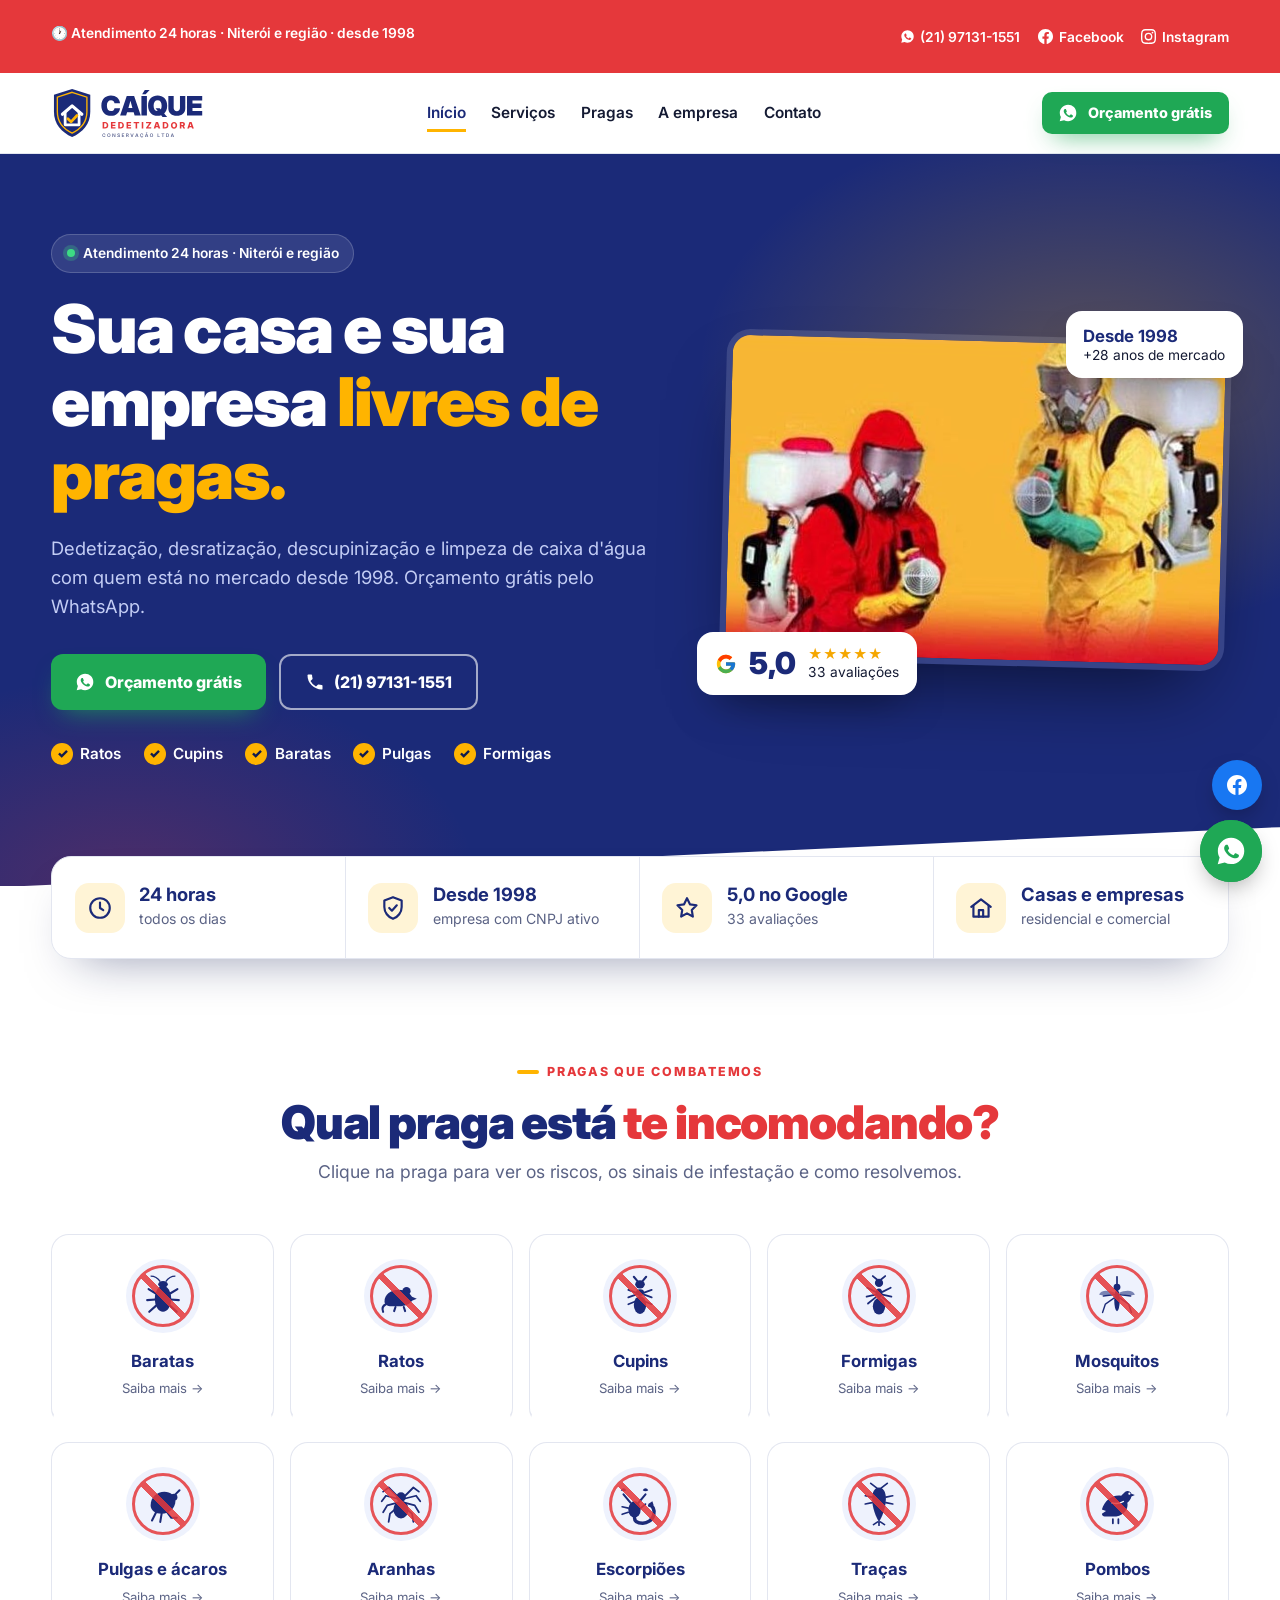
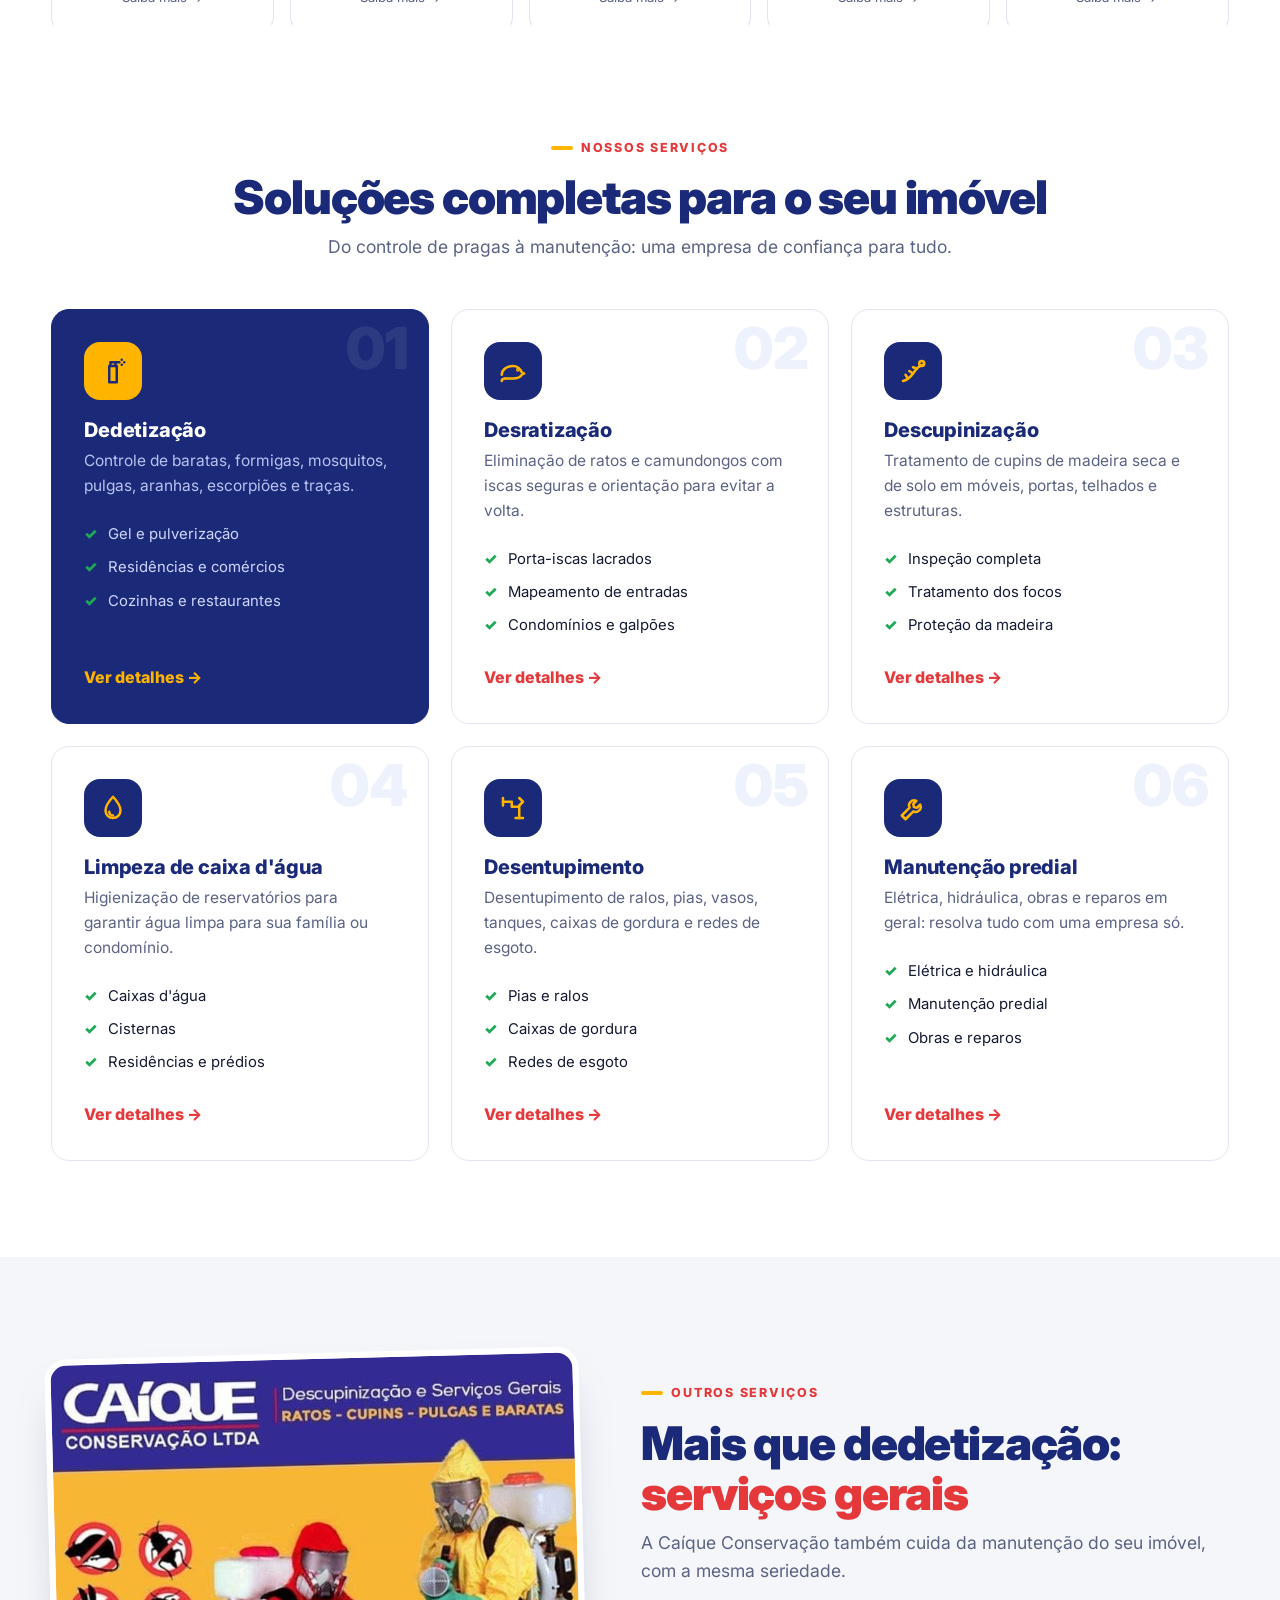
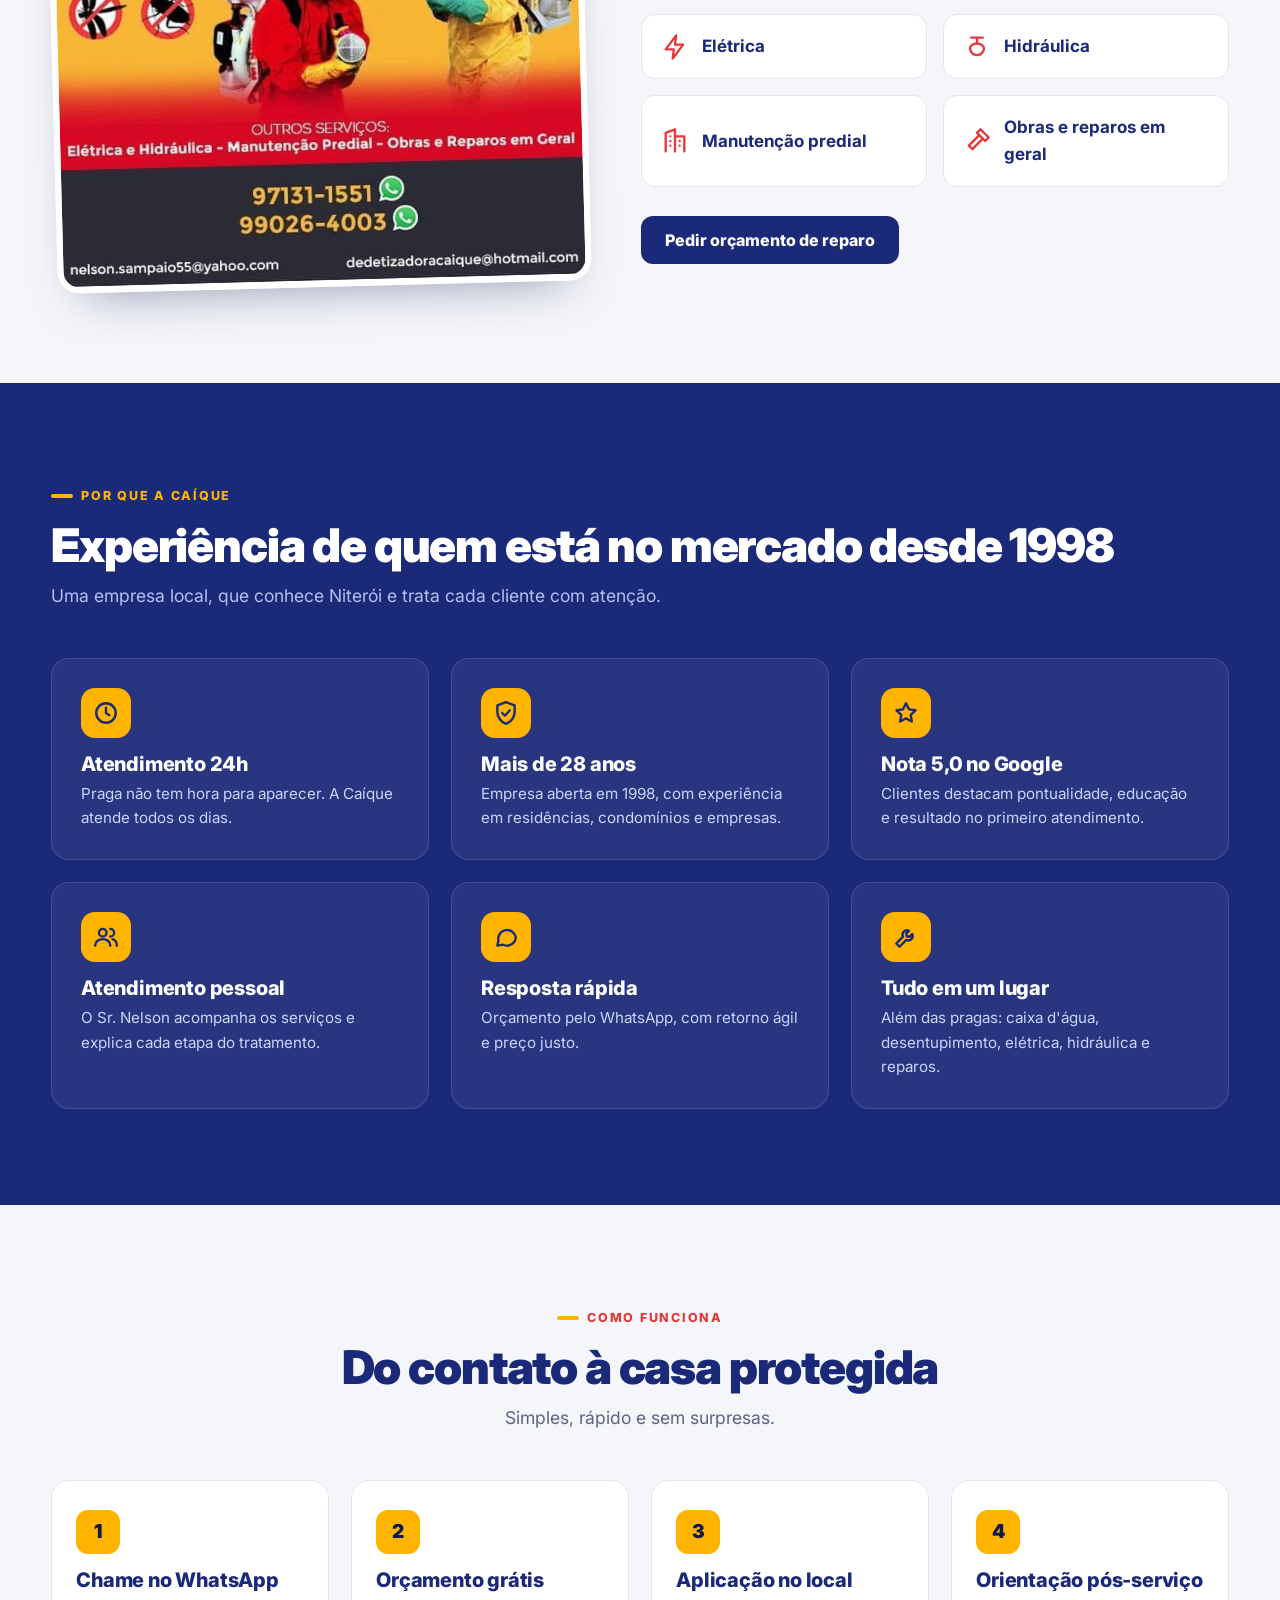
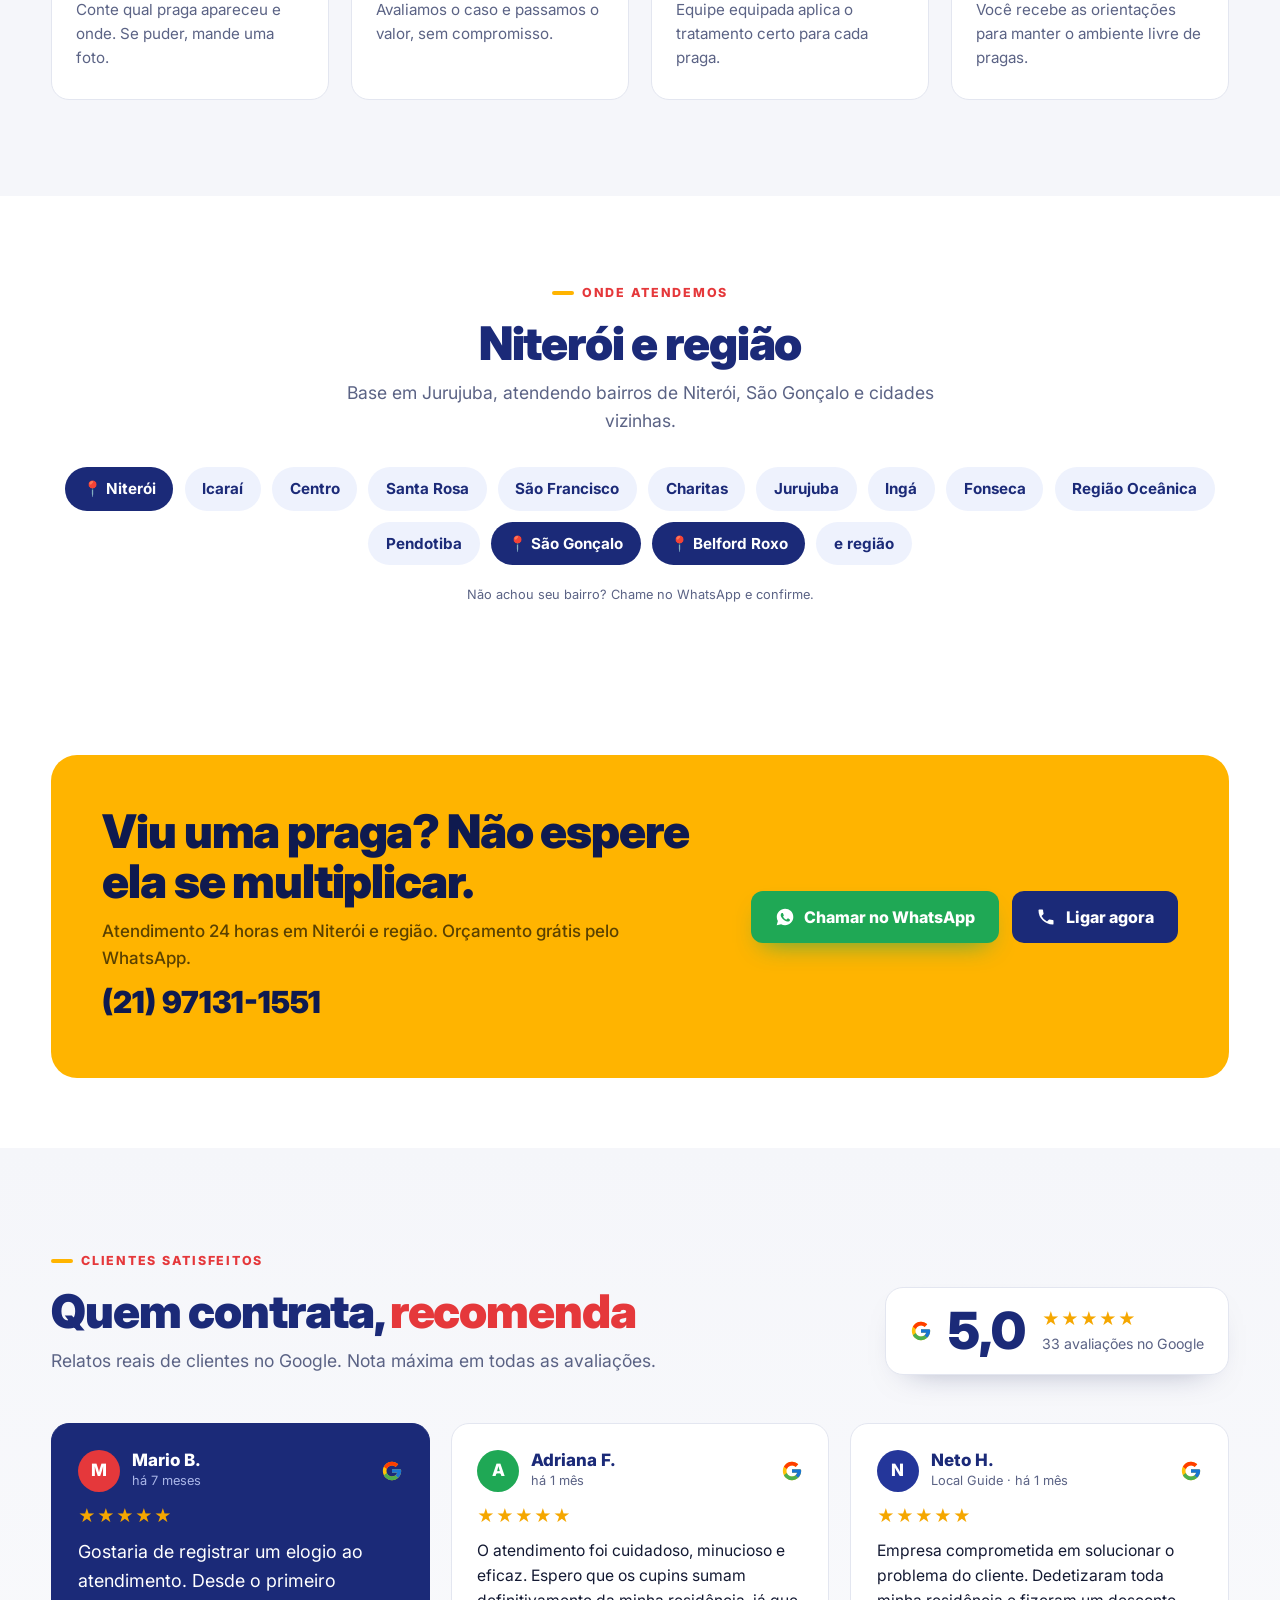
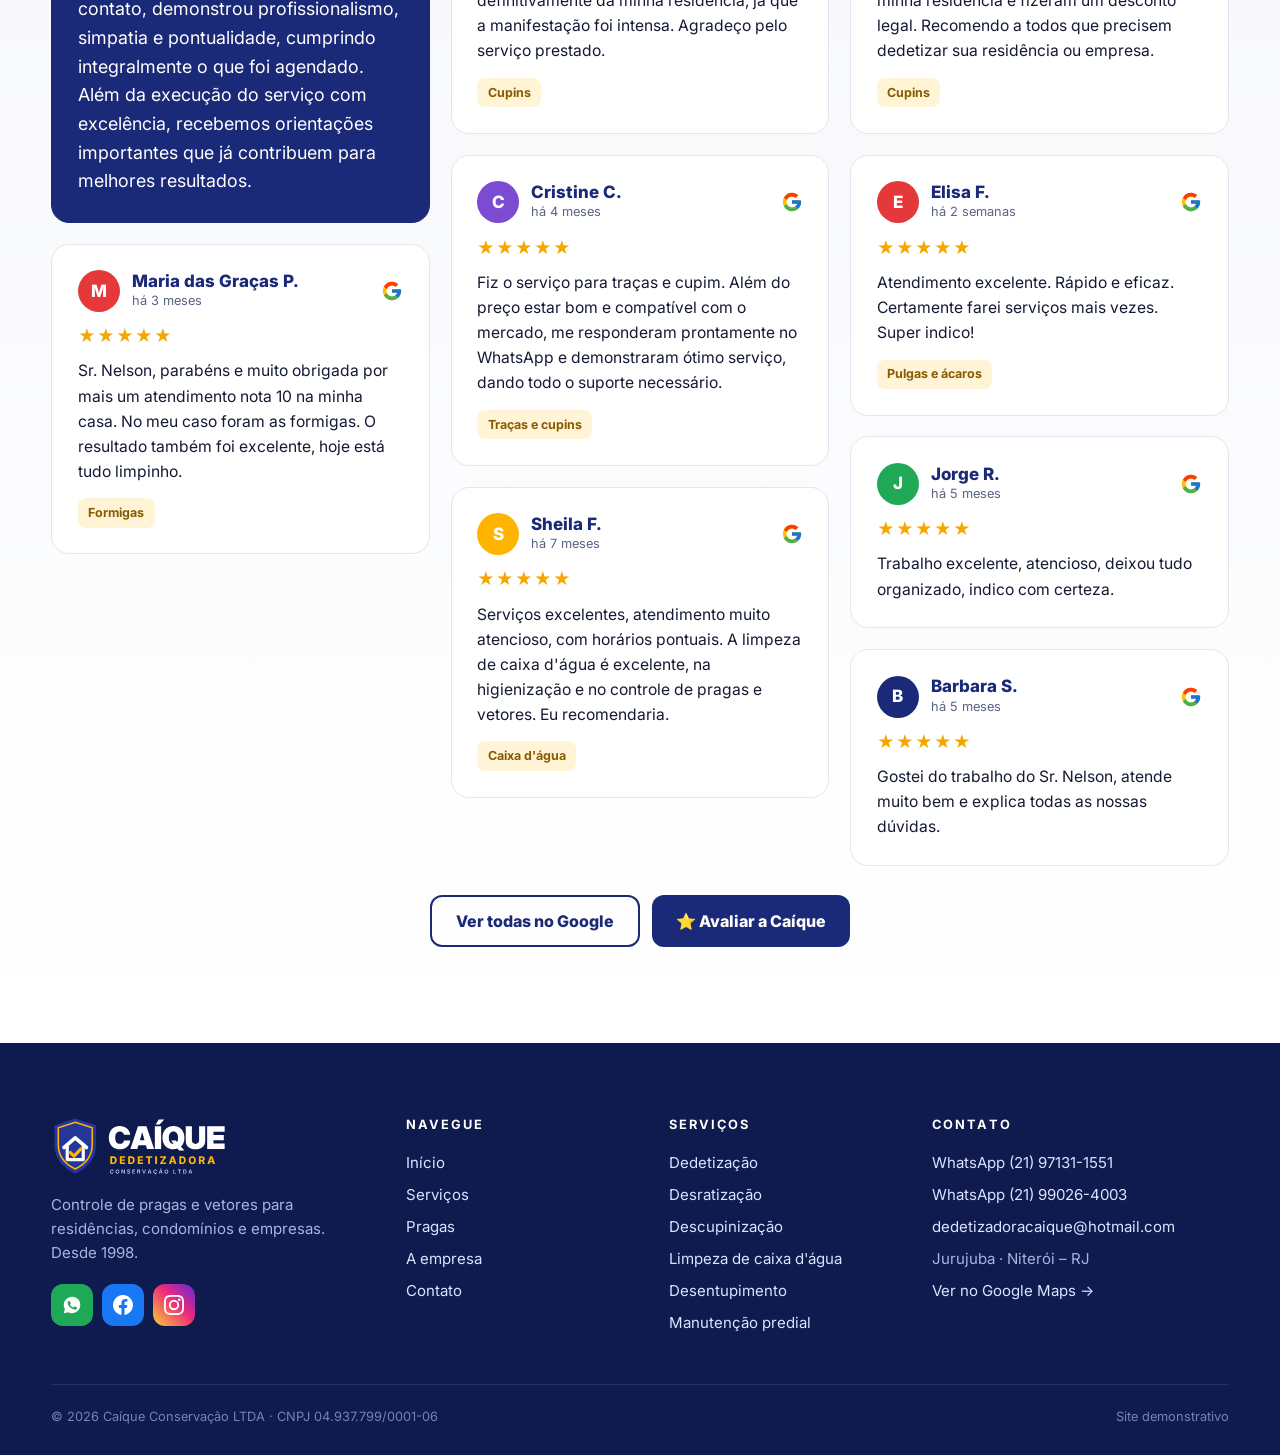
<file: index.html>
<!DOCTYPE html>
<html lang="pt-BR">
<head>
<meta charset="UTF-8"><meta name="viewport" content="width=device-width, initial-scale=1.0">
<title>Caíque Dedetizadora · Dedetização em Niterói 24h | Ratos, Cupins, Baratas</title>
<meta name="description" content="Dedetização, desratização, descupinização, limpeza de caixa d'água e desentupimento em Niterói e região. Atendimento 24h, desde 1998. Nota 5,0 no Google. WhatsApp (21) 97131-1551.">
<meta property="og:title" content="Caíque Dedetizadora · Dedetização em Niterói 24h | Ratos, Cupins, Baratas"><meta property="og:description" content="Dedetização, desratização, descupinização, limpeza de caixa d'água e desentupimento em Niterói e região. Atendimento 24h, desde 1998. Nota 5,0 no Google. WhatsApp (21) 97131-1551.">
<meta property="og:image" content="img/equipe.jpg"><meta name="theme-color" content="#1b2a78">
<link rel="icon" type="image/svg+xml" href="img/logo/icone.svg">
<link rel="preconnect" href="https://fonts.googleapis.com"><link rel="preconnect" href="https://fonts.gstatic.com" crossorigin>
<link href="https://fonts.googleapis.com/css2?family=Inter:wght@400;500;600;700;800;900&display=swap" rel="stylesheet">
<link rel="stylesheet" href="assets/css/style.css">
<script type="application/ld+json">{"@context":"https://schema.org","@type":"PestControlService","name":"Caíque Dedetizadora","legalName":"Caíque Conservação LTDA","telephone":"+55 21 97131-1551","email":"dedetizadoracaique@hotmail.com","openingHours":"Mo-Su 00:00-23:59","address":{"@type":"PostalAddress","streetAddress":"Alameda Mal. Pessoa Leal, 59","addressLocality":"Niterói","addressRegion":"RJ","postalCode":"24370-255","addressCountry":"BR"},"aggregateRating":{"@type":"AggregateRating","ratingValue":"5.0","reviewCount":"33"},"sameAs":["https://www.facebook.com/caique.dedetizadoraeservicos/","https://www.instagram.com/caique_dedetizadora/"]}</script>
</head>
<body>
<svg width="0" height="0" style="position:absolute" aria-hidden="true"><defs>
<symbol id="i-wa" viewBox="0 0 24 24"><path d="M12.04 2C6.58 2 2.13 6.45 2.13 11.91c0 1.75.46 3.45 1.32 4.95L2.05 22l5.25-1.38a9.87 9.87 0 0 0 4.74 1.21h.01c5.46 0 9.91-4.45 9.91-9.91 0-2.65-1.03-5.14-2.9-7.01A9.82 9.82 0 0 0 12.04 2zm5.8 14.13c-.24.68-1.42 1.3-1.96 1.35-.5.05-.97.23-3.27-.68-2.76-1.09-4.5-3.92-4.64-4.1-.13-.18-1.1-1.47-1.1-2.81 0-1.33.7-1.99.95-2.26.25-.27.54-.34.72-.34h.52c.17 0 .39-.06.61.47.24.55.79 1.9.86 2.04.07.14.11.3.02.48-.09.18-.14.3-.27.46-.14.16-.29.36-.41.48-.14.14-.28.28-.12.56.16.27.71 1.17 1.52 1.9 1.05.93 1.93 1.22 2.2 1.36.27.14.43.11.59-.07.16-.18.68-.79.86-1.07.18-.27.36-.23.61-.14.25.09 1.58.75 1.85.88.27.14.45.2.52.32.07.11.07.66-.17 1.33z"/></symbol>
<symbol id="i-fb" viewBox="0 0 24 24"><path d="M24 12.07C24 5.4 18.63 0 12 0S0 5.4 0 12.07C0 18.1 4.39 23.1 10.13 24v-8.44H7.08v-3.49h3.05V9.41c0-3.02 1.79-4.69 4.53-4.69 1.31 0 2.68.24 2.68.24v2.97h-1.51c-1.49 0-1.96.93-1.96 1.89v2.25h3.33l-.53 3.49h-2.8V24C19.61 23.1 24 18.1 24 12.07z"/></symbol>
<symbol id="i-ig" viewBox="0 0 24 24"><path d="M12 2.2c3.2 0 3.6 0 4.8.1 3.3.1 4.8 1.7 4.9 4.9.1 1.3.1 1.6.1 4.8s0 3.6-.1 4.8c-.1 3.2-1.7 4.8-4.9 4.9-1.3.1-1.6.1-4.8.1s-3.6 0-4.8-.1c-3.3-.1-4.8-1.7-4.9-4.9C2.2 15.6 2.2 15.2 2.2 12s0-3.6.1-4.8C2.4 3.9 3.9 2.4 7.2 2.3 8.4 2.2 8.8 2.2 12 2.2zM12 0C8.7 0 8.3 0 7.1.1 2.7.3.3 2.7.1 7.1 0 8.3 0 8.7 0 12s0 3.7.1 4.9c.2 4.4 2.6 6.8 7 7 1.2.1 1.6.1 4.9.1s3.7 0 4.9-.1c4.4-.2 6.8-2.6 7-7 .1-1.2.1-1.6.1-4.9s0-3.7-.1-4.9c-.2-4.4-2.6-6.8-7-7C15.7 0 15.3 0 12 0zm0 5.8a6.2 6.2 0 1 0 0 12.4 6.2 6.2 0 0 0 0-12.4zM12 16a4 4 0 1 1 0-8 4 4 0 0 1 0 8zm6.4-11.8a1.4 1.4 0 1 0 0 2.9 1.4 1.4 0 0 0 0-2.9z"/></symbol>
<symbol id="i-phone" viewBox="0 0 24 24"><path d="M6.6 10.8a15.1 15.1 0 0 0 6.6 6.6l2.2-2.2a1 1 0 0 1 1-.25 11.4 11.4 0 0 0 3.6.57 1 1 0 0 1 1 1V20a1 1 0 0 1-1 1A17 17 0 0 1 3 4a1 1 0 0 1 1-1h3.5a1 1 0 0 1 1 1c0 1.25.2 2.45.57 3.57a1 1 0 0 1-.25 1z"/></symbol>
</defs></svg>

<div class="alert-bar"><div class="wrap">
  <span class="info">🕐 Atendimento 24 horas · Niterói e região · desde 1998</span>
  <span class="links">
    <a href="https://wa.me/5521971311551" target="_blank" rel="noopener"><svg aria-hidden="true"><use href="#i-wa"/></svg>(21) 97131-1551</a>
    <a href="https://www.facebook.com/caique.dedetizadoraeservicos/" target="_blank" rel="noopener" aria-label="Facebook"><svg aria-hidden="true"><use href="#i-fb"/></svg>Facebook</a>
    <a href="https://www.instagram.com/caique_dedetizadora/" target="_blank" rel="noopener" aria-label="Instagram"><svg aria-hidden="true"><use href="#i-ig"/></svg>Instagram</a>
  </span>
</div></div>
<header class="site"><div class="wrap nav">
  <a class="logo" href="" aria-label="Caíque Dedetizadora – início"><img src="img/logo/logo.svg" alt="Caíque Dedetizadora · Conservação LTDA" width="364" height="128"></a>
  <ul class="menu" id="menu"><li><a href="" aria-current=page>Início</a></li><li><a href="servicos/">Serviços</a></li><li><a href="pragas/">Pragas</a></li><li><a href="empresa/">A empresa</a></li><li><a href="contato/">Contato</a></li></ul>
  <div class="nav-cta">
    <a class="btn btn-wa btn-sm" href="#" data-open="orcamento"><svg aria-hidden="true"><use href="#i-wa"/></svg><span>Orçamento grátis</span></a>
    <button class="burger" aria-label="Abrir menu" aria-controls="menu" aria-expanded="false"><svg viewBox="0 0 24 24" fill="none" stroke-width="2.2" stroke-linecap="round"><path d="M4 7h16M4 12h16M4 17h10"/></svg></button>
  </div>
</div></header>
<main>

<section class="hero"><div class="wrap hero-grid">
  <div class="reveal">
    <span class="pill"><span class="dot"></span>Atendimento 24 horas · Niterói e região</span>
    <h1>Sua casa e sua empresa <span class="hl">livres de pragas.</span></h1>
    <p class="lead">Dedetização, desratização, descupinização e limpeza de caixa d'água com quem está no mercado desde 1998. Orçamento grátis pelo WhatsApp.</p>
    <div class="cta-row">
      <a class="btn btn-wa" href="#" data-open="orcamento"><svg aria-hidden="true"><use href="#i-wa"/></svg>Orçamento grátis</a>
      <a class="btn btn-ghost" href="tel:+5521971311551"><svg aria-hidden="true"><use href="#i-phone"/></svg>(21) 97131-1551</a>
    </div>
    <ul class="hero-checks"><li>Ratos</li><li>Cupins</li><li>Baratas</li><li>Pulgas</li><li>Formigas</li></ul>
  </div>
  <div class="hero-media reveal">
    <div class="hero-photo"><img src="img/equipe.jpg" alt="Técnicos da Caíque com equipamento de proteção e pulverizadores" width="520" height="335"></div>
    <a class="badge b1" href="#avaliacoes" style="text-decoration:none"><svg class="g-logo" viewBox="0 0 48 48" aria-label="Google"><path fill="#FFC107" d="M43.6 20.5H42V20H24v8h11.3C33.7 32.7 29.2 36 24 36c-6.6 0-12-5.4-12-12s5.4-12 12-12c3.1 0 5.8 1.2 7.9 3.1l5.7-5.7C34 6.1 29.3 4 24 4 12.9 4 4 12.9 4 24s8.9 20 20 20 20-8.9 20-20c0-1.3-.1-2.4-.4-3.5z"/><path fill="#FF3D00" d="M6.3 14.7l6.6 4.8C14.7 15.1 19 12 24 12c3.1 0 5.8 1.2 7.9 3.1l5.7-5.7C34 6.1 29.3 4 24 4 16.3 4 9.7 8.3 6.3 14.7z"/><path fill="#4CAF50" d="M24 44c5.2 0 9.9-2 13.4-5.2l-6.2-5.2C29.2 35.1 26.7 36 24 36c-5.2 0-9.6-3.3-11.3-7.9l-6.5 5C9.5 39.6 16.2 44 24 44z"/><path fill="#1976D2" d="M43.6 20.5H42V20H24v8h11.3c-.8 2.2-2.2 4.2-4.1 5.6l6.2 5.2C37 39.2 44 34 44 24c0-1.3-.1-2.4-.4-3.5z"/></svg><span class="big">5,0</span><span><span class="stars">★★★★★</span><br>33 avaliações</span></a>
    <div class="badge b2"><span><b>Desde 1998</b>+28 anos de mercado</span></div>
  </div>
</div></section>

<div class="trust"><div class="wrap"><div class="trust-grid reveal">
  <div class="trust-item"><span class="ic"><svg viewBox="0 0 24 24"><circle cx="12" cy="12" r="9"/><path d="M12 7v5l3 2"/></svg></span><div><b>24 horas</b><span>todos os dias</span></div></div>
  <div class="trust-item"><span class="ic"><svg viewBox="0 0 24 24"><path d="M12 2l8 3v6c0 5-3.4 9.4-8 11-4.6-1.6-8-6-8-11V5z"/><path d="M8.5 12l2.5 2.5 4.5-5"/></svg></span><div><b>Desde 1998</b><span>empresa com CNPJ ativo</span></div></div>
  <div class="trust-item"><span class="ic"><svg viewBox="0 0 24 24"><path d="M12 3l2.7 5.6 6.1.9-4.4 4.3 1 6.1L12 17l-5.4 2.9 1-6.1-4.4-4.3 6.1-.9z"/></svg></span><div><b>5,0 no Google</b><span>33 avaliações</span></div></div>
  <div class="trust-item"><span class="ic"><svg viewBox="0 0 24 24"><path d="M3 11l9-7 9 7"/><path d="M5 10v10h14V10"/><path d="M10 20v-6h4v6"/></svg></span><div><b>Casas e empresas</b><span>residencial e comercial</span></div></div>
</div></div></div>

<section id="pragas"><div class="wrap">
  <div class="center reveal"><div class="tag">Pragas que combatemos</div><h2>Qual praga está <span class="hl">te incomodando?</span></h2>
  <p class="lead">Clique na praga para ver os riscos, os sinais de infestação e como resolvemos.</p></div>
  <div class="pests"><button class="pest reveal" data-pest="Baratas" data-svc="Desinsetização" data-risk="Transmitem bactérias e fungos para alimentos e utensílios, e podem provocar alergias." data-signs="Fezes escuras em cantos e gavetas, cheiro forte e baratas circulando à noite." data-how="Aplicação de gel e pulverização nos pontos de abrigo, como ralos, cozinha e caixas de gordura."><span class="pic"><svg viewBox="0 0 64 64"><ellipse cx="32" cy="36" rx="12" ry="19"/><ellipse cx="32" cy="15" rx="7" ry="5"/><path d="M28 11c-4-6-10-8-14-8M36 11c4-6 10-8 14-8" stroke="currentColor" stroke-width="2" fill="none" style="stroke:#1b2a78"/><path d="M21 28l-10-6M21 37l-12 1M22 46l-10 9M43 28l10-6M43 37l12 1M42 46l10 9" style="stroke:#1b2a78" stroke-width="3" stroke-linecap="round"/></svg></span><b>Baratas</b><span>Saiba mais →</span></button><button class="pest reveal" data-pest="Ratos" data-svc="Desratização" data-risk="Transmitem leptospirose e outras doenças, e roem fios, embalagens e estruturas." data-signs="Fezes pequenas, marcas de roedura, barulho no forro e trilhas de gordura nas paredes." data-how="Inspeção das entradas, iscas em porta-iscas fechados e orientação para evitar a volta dos roedores."><span class="pic"><svg viewBox="0 0 64 64"><path d="M8 40c0-10 9-17 21-17 9 0 15 4 19 10l7 3-7 3c-3 5-10 8-19 8H18c-6 0-10-3-10-7z"/><circle cx="40" cy="25" r="6"/><path d="M10 44c-4 2-6 6-4 11" style="stroke:#1b2a78" stroke-width="3" fill="none" stroke-linecap="round"/><path d="M24 48l-2 6M36 48l2 6" style="stroke:#1b2a78" stroke-width="3" stroke-linecap="round"/></svg></span><b>Ratos</b><span>Saiba mais →</span></button><button class="pest reveal" data-pest="Cupins" data-svc="Descupinização" data-risk="Destroem madeira de móveis, portas, telhados e estruturas, muitas vezes sem que ninguém perceba." data-signs="Pó de madeira (resíduos), túneis de terra nas paredes, revoadas e madeira oca." data-how="Inspeção e tratamento da madeira e dos focos, conforme o tipo de cupim encontrado."><span class="pic"><svg viewBox="0 0 64 64"><ellipse cx="32" cy="15" rx="7" ry="6"/><ellipse cx="32" cy="27" rx="6" ry="5"/><ellipse cx="32" cy="45" rx="9" ry="13"/><path d="M28 10l-5-6M36 10l5-6" style="stroke:#1b2a78" stroke-width="3" stroke-linecap="round"/><path d="M26 27l-11-4M26 30l-11 4M38 27l11-4M38 30l11 4M25 40l-10 4M39 40l10 4" style="stroke:#1b2a78" stroke-width="2.6" stroke-linecap="round"/></svg></span><b>Cupins</b><span>Saiba mais →</span></button><button class="pest reveal" data-pest="Formigas" data-svc="Desinsetização" data-risk="Contaminam alimentos e algumas espécies picam ou danificam a instalação elétrica." data-signs="Trilhas de formigas, montinhos de terra e formigas perto de açúcar e de tomadas." data-how="Iscas e tratamento dos ninhos e trilhas para eliminar a colônia, não só as que aparecem."><span class="pic"><svg viewBox="0 0 64 64"><circle cx="32" cy="13" r="6"/><ellipse cx="32" cy="28" rx="5" ry="7"/><ellipse cx="32" cy="47" rx="9" ry="12"/><path d="M29 8l-6-5M35 8l6-5M27 26l-12-6M27 30l-13 3M27 34l-11 9M37 26l12-6M37 30l13 3M37 34l11 9" style="stroke:#1b2a78" stroke-width="2.6" stroke-linecap="round"/></svg></span><b>Formigas</b><span>Saiba mais →</span></button><button class="pest reveal" data-pest="Mosquitos" data-svc="Desinsetização" data-risk="Transmitem dengue, zika e chikungunya." data-signs="Água parada, larvas em vasos, ralos e calhas, e picadas frequentes." data-how="Tratamento dos focos e orientação para eliminar criadouros no imóvel."><span class="pic"><svg viewBox="0 0 64 64"><ellipse cx="32" cy="38" rx="4" ry="16"/><circle cx="32" cy="19" r="5"/><path d="M32 14V4" style="stroke:#1b2a78" stroke-width="2.5" stroke-linecap="round"/><path d="M30 28C18 22 8 24 6 30c8 2 16 1 24-2zM34 28c12-6 22-4 24 2-8 2-16 1-24-2z" opacity=".55"/><path d="M29 34l-14 10-4 12M35 34l14 10 4 12M29 30L12 32M35 30l17 2" style="stroke:#1b2a78" stroke-width="2" stroke-linecap="round" fill="none"/></svg></span><b>Mosquitos</b><span>Saiba mais →</span></button><button class="pest reveal" data-pest="Pulgas e ácaros" data-svc="Desinsetização" data-risk="Causam coceira e alergias em pessoas e pets." data-signs="Picadas nas pernas, pets se coçando, pontinhos escuros em tapetes e camas." data-how="Tratamento dos ambientes, com orientação para tratar os pets junto com o veterinário."><span class="pic"><svg viewBox="0 0 64 64"><path d="M14 34c0-12 9-20 20-20 9 0 16 6 16 14 0 10-9 18-20 18-9 0-16-5-16-12z"/><circle cx="48" cy="22" r="5"/><path d="M50 18l6-6M22 44l-6 12M30 46l-2 12M38 44l6 8 8 0" style="stroke:#1b2a78" stroke-width="3" stroke-linecap="round" fill="none"/></svg></span><b>Pulgas e ácaros</b><span>Saiba mais →</span></button><button class="pest reveal" data-pest="Aranhas" data-svc="Desinsetização" data-risk="Algumas espécies, como a marrom, têm picada perigosa." data-signs="Teias em cantos, atrás de móveis e em áreas pouco usadas." data-how="Pulverização nos pontos de abrigo e controle dos insetos que servem de alimento para elas."><span class="pic"><svg viewBox="0 0 64 64"><circle cx="32" cy="22" r="7"/><ellipse cx="32" cy="40" rx="11" ry="13"/><path d="M26 20L14 8 6 14M26 24L10 20 4 28M27 30L12 34 6 44M28 36L16 46 14 58M38 20l12-12 8 6M38 24l16-4 6 8M37 30l15 4 6 10M36 36l12 10 2 12" style="stroke:#1b2a78" stroke-width="2.6" stroke-linecap="round" stroke-linejoin="round" fill="none"/></svg></span><b>Aranhas</b><span>Saiba mais →</span></button><button class="pest reveal" data-pest="Escorpiões" data-svc="Desinsetização" data-risk="A picada é perigosa, principalmente para crianças e idosos." data-signs="Aparecem à noite em ralos, entulhos, frestas e caixas de passagem." data-how="Inspeção, tratamento dos abrigos e orientação para vedar ralos e frestas."><span class="pic"><svg viewBox="0 0 64 64"><ellipse cx="24" cy="40" rx="9" ry="12"/><path d="M24 52c0 6 6 8 12 8s14-4 16-12-2-14-6-14" style="stroke:#1b2a78" stroke-width="5" stroke-linecap="round" fill="none"/><path d="M44 32l6-4 2 6z"/><path d="M18 30L8 18M30 30l10-12" style="stroke:#1b2a78" stroke-width="3" stroke-linecap="round"/><path d="M4 12c2-4 6-4 8 0-2 2-6 2-8 0zM36 12c2-4 6-4 8 0-2 2-6 2-8 0z"/><path d="M15 38l-9-2M15 44l-9 3M33 38l7-6" style="stroke:#1b2a78" stroke-width="2.4" stroke-linecap="round"/></svg></span><b>Escorpiões</b><span>Saiba mais →</span></button><button class="pest reveal" data-pest="Traças" data-svc="Desinsetização" data-risk="Danificam roupas, livros, papéis e documentos." data-signs="Furos em tecidos e papéis e pequenos insetos prateados em armários." data-how="Tratamento de armários, estantes e ambientes úmidos."><span class="pic"><svg viewBox="0 0 64 64"><path d="M32 8c6 0 10 6 10 16 0 14-6 28-10 34-4-6-10-20-10-34 0-10 4-16 10-16z"/><path d="M29 9L20 2M35 9l9-7M30 58l-6 4M34 58l6 4M32 58v5" style="stroke:#1b2a78" stroke-width="2.4" stroke-linecap="round"/><path d="M22 22l-10-2M22 30l-10 2M42 22l10-2M42 30l10 2" style="stroke:#1b2a78" stroke-width="2.4" stroke-linecap="round"/></svg></span><b>Traças</b><span>Saiba mais →</span></button><button class="pest reveal" data-pest="Pombos" data-svc="Controle de pombos" data-risk="As fezes transmitem doenças e danificam telhados e calhas." data-signs="Pombos pousando no telhado, ninhos e acúmulo de fezes em beirais." data-how="Afastamento com métodos permitidos por lei, já que pombos não podem ser exterminados."><span class="pic"><svg viewBox="0 0 64 64"><path d="M10 40c4-14 16-22 28-20l6-6c4-2 8 0 9 3l5 2-5 2c-1 4-3 7-6 9 2 8-4 18-16 20H14c-2 0-4-2-4-4l6-4z"/><path d="M24 30c6 2 12 2 18-2" style="stroke:#fff" stroke-width="2" fill="none"/><circle cx="50" cy="17" r="1.6" fill="#fff"/><path d="M26 54v6M34 54v6" style="stroke:#1b2a78" stroke-width="2.6" stroke-linecap="round"/></svg></span><b>Pombos</b><span>Saiba mais →</span></button></div>
</div></section>

<section style="padding-top:0"><div class="wrap">
  <div class="center reveal"><div class="tag">Nossos serviços</div><h2>Soluções completas para o seu imóvel</h2>
  <p class="lead">Do controle de pragas à manutenção: uma empresa de confiança para tudo.</p></div>
  <div class="svc-grid"><article class="svc reveal feature"><span class="num">01</span><span class="ic"><svg viewBox="0 0 24 24"><path d="M9 8h6v13H9z"/><path d="M10 8V5h4v3"/><path d="M14 5h3"/><path d="M19 3v.01M21 5v.01M19 7v.01"/></svg></span><h3>Dedetização</h3><p>Controle de baratas, formigas, mosquitos, pulgas, aranhas, escorpiões e traças.</p><ul><li>Gel e pulverização</li><li>Residências e comércios</li><li>Cozinhas e restaurantes</li></ul>
<a class="more" href="servicos/#dedetizacao">Ver detalhes →</a></article><article class="svc reveal"><span class="num">02</span><span class="ic"><svg viewBox="0 0 24 24"><path d="M3 15c0-4 4-7 9-7 3 0 6 2 7 5l2 1-2 1c-1 2-4 3-7 3H6"/><circle cx="16" cy="11" r=".6"/><path d="M6 18c-2 0-3 1-3 2"/></svg></span><h3>Desratização</h3><p>Eliminação de ratos e camundongos com iscas seguras e orientação para evitar a volta.</p><ul><li>Porta-iscas lacrados</li><li>Mapeamento de entradas</li><li>Condomínios e galpões</li></ul>
<a class="more" href="servicos/#desratizacao">Ver detalhes →</a></article><article class="svc reveal"><span class="num">03</span><span class="ic"><svg viewBox="0 0 24 24"><path d="M4 20c4-1 6-3 8-6s4-6 8-7"/><path d="M8 18l-2-3M12 14l-3-2M15 10l-3-1"/><circle cx="19" cy="6" r="2"/></svg></span><h3>Descupinização</h3><p>Tratamento de cupins de madeira seca e de solo em móveis, portas, telhados e estruturas.</p><ul><li>Inspeção completa</li><li>Tratamento dos focos</li><li>Proteção da madeira</li></ul>
<a class="more" href="servicos/#descupinizacao">Ver detalhes →</a></article><article class="svc reveal"><span class="num">04</span><span class="ic"><svg viewBox="0 0 24 24"><path d="M12 3s6 6.5 6 11a6 6 0 0 1-12 0c0-4.5 6-11 6-11z"/><path d="M9 15a3 3 0 0 0 3 3"/></svg></span><h3>Limpeza de caixa d'água</h3><p>Higienização de reservatórios para garantir água limpa para sua família ou condomínio.</p><ul><li>Caixas d'água</li><li>Cisternas</li><li>Residências e prédios</li></ul>
<a class="more" href="servicos/#caixa-dagua">Ver detalhes →</a></article><article class="svc reveal"><span class="num">05</span><span class="ic"><svg viewBox="0 0 24 24"><path d="M4 7h7v4h6v9"/><path d="M4 4v6M14 20h6"/><path d="M17 4l3 3-3 3"/></svg></span><h3>Desentupimento</h3><p>Desentupimento de ralos, pias, vasos, tanques, caixas de gordura e redes de esgoto.</p><ul><li>Pias e ralos</li><li>Caixas de gordura</li><li>Redes de esgoto</li></ul>
<a class="more" href="servicos/#desentupimento">Ver detalhes →</a></article><article class="svc reveal"><span class="num">06</span><span class="ic"><svg viewBox="0 0 24 24"><path d="M14.7 6.3a4 4 0 0 0-5.4 5.4L3 18l3 3 6.3-6.3a4 4 0 0 0 5.4-5.4l-2.5 2.5-2.5-.5-.5-2.5z"/></svg></span><h3>Manutenção predial</h3><p>Elétrica, hidráulica, obras e reparos em geral: resolva tudo com uma empresa só.</p><ul><li>Elétrica e hidráulica</li><li>Manutenção predial</li><li>Obras e reparos</li></ul>
<a class="more" href="servicos/#manutencao">Ver detalhes →</a></article></div>
</div></section>

<section class="extra"><div class="wrap extra-grid">
  <div class="reveal"><img class="folder" src="img/folder.jpg" alt="Folder da Caíque Conservação com os serviços oferecidos" loading="lazy" width="720" height="720"></div>
  <div class="reveal"><div class="tag">Outros serviços</div><h2>Mais que dedetização: <span class="hl">serviços gerais</span></h2>
    <p class="lead">A Caíque Conservação também cuida da manutenção do seu imóvel, com a mesma seriedade.</p>
    <div class="extra-list">
      <div class="extra-item"><svg viewBox="0 0 24 24"><path d="M13 2L4 14h7l-1 8 9-12h-7z"/></svg>Elétrica</div><div class="extra-item"><svg viewBox="0 0 24 24"><path d="M7 4h10M12 4v5"/><path d="M6 13a6 6 0 0 0 12 0c0-2-3-4-6-4s-6 2-6 4z"/></svg>Hidráulica</div>
      <div class="extra-item"><svg viewBox="0 0 24 24"><path d="M4 21V5l8-3v19M12 8h8v13"/><path d="M8 8v.01M8 12v.01M8 16v.01M16 12v.01M16 16v.01"/></svg>Manutenção predial</div><div class="extra-item"><svg viewBox="0 0 24 24"><path d="M14 7l-9 9 3 3 9-9"/><path d="M12 5l3-3 7 7-3 3z"/></svg>Obras e reparos em geral</div>
    </div>
    <div class="cta-row" style="margin-top:1.8rem"><a class="btn btn-navy" href="#" data-open="orcamento" data-service="Manutenção predial / reparos">Pedir orçamento de reparo</a></div>
  </div>
</div></section>


<section class="why"><div class="wrap">
  <div class="reveal"><div class="tag">Por que a Caíque</div><h2>Experiência de quem está no mercado desde 1998</h2>
  <p class="lead">Uma empresa local, que conhece Niterói e trata cada cliente com atenção.</p></div>
  <div class="why-grid">
    <div class="why-item reveal"><span class="ic"><svg viewBox="0 0 24 24"><circle cx="12" cy="12" r="9"/><path d="M12 7v5l3 2"/></svg></span><h3>Atendimento 24h</h3><p>Praga não tem hora para aparecer. A Caíque atende todos os dias.</p></div>
    <div class="why-item reveal"><span class="ic"><svg viewBox="0 0 24 24"><path d="M12 2l8 3v6c0 5-3.4 9.4-8 11-4.6-1.6-8-6-8-11V5z"/><path d="M8.5 12l2.5 2.5 4.5-5"/></svg></span><h3>Mais de 28 anos</h3><p>Empresa aberta em 1998, com experiência em residências, condomínios e empresas.</p></div>
    <div class="why-item reveal"><span class="ic"><svg viewBox="0 0 24 24"><path d="M12 3l2.7 5.6 6.1.9-4.4 4.3 1 6.1L12 17l-5.4 2.9 1-6.1-4.4-4.3 6.1-.9z"/></svg></span><h3>Nota 5,0 no Google</h3><p>Clientes destacam pontualidade, educação e resultado no primeiro atendimento.</p></div>
    <div class="why-item reveal"><span class="ic"><svg viewBox="0 0 24 24"><circle cx="9" cy="8" r="3.5"/><path d="M2 20c0-3.5 3-6 7-6s7 2.5 7 6"/><path d="M16 4.5a3.5 3.5 0 0 1 0 7M18 14c2.5.7 4 2.8 4 6"/></svg></span><h3>Atendimento pessoal</h3><p>O Sr. Nelson acompanha os serviços e explica cada etapa do tratamento.</p></div>
    <div class="why-item reveal"><span class="ic"><svg viewBox="0 0 24 24"><path d="M21 12a8 8 0 0 1-11.6 7.1L4 20l1-4.6A8 8 0 1 1 21 12z"/></svg></span><h3>Resposta rápida</h3><p>Orçamento pelo WhatsApp, com retorno ágil e preço justo.</p></div>
    <div class="why-item reveal"><span class="ic"><svg viewBox="0 0 24 24"><path d="M14.7 6.3a4 4 0 0 0-5.4 5.4L3 18l3 3 6.3-6.3a4 4 0 0 0 5.4-5.4l-2.5 2.5-2.5-.5-.5-2.5z"/></svg></span><h3>Tudo em um lugar</h3><p>Além das pragas: caixa d'água, desentupimento, elétrica, hidráulica e reparos.</p></div>
  </div>
</div></section>

<section style="background:var(--gray)"><div class="wrap">
  <div class="center reveal"><div class="tag">Como funciona</div><h2>Do contato à casa protegida</h2><p class="lead">Simples, rápido e sem surpresas.</p></div>
  <div class="steps">
    <div class="step reveal"><h3>Chame no WhatsApp</h3><p>Conte qual praga apareceu e onde. Se puder, mande uma foto.</p></div>
    <div class="step reveal"><h3>Orçamento grátis</h3><p>Avaliamos o caso e passamos o valor, sem compromisso.</p></div>
    <div class="step reveal"><h3>Aplicação no local</h3><p>Equipe equipada aplica o tratamento certo para cada praga.</p></div>
    <div class="step reveal"><h3>Orientação pós-serviço</h3><p>Você recebe as orientações para manter o ambiente livre de pragas.</p></div>
  </div>
</div></section>

<section style="padding:80px 0"><div class="wrap center">
  <div class="reveal"><div class="tag">Onde atendemos</div><h2>Niterói e região</h2><p class="lead">Base em Jurujuba, atendendo bairros de Niterói, São Gonçalo e cidades vizinhas.</p></div>
  <div class="areas reveal">
    <span class="main">📍 Niterói</span><span>Icaraí</span><span>Centro</span><span>Santa Rosa</span><span>São Francisco</span><span>Charitas</span><span>Jurujuba</span><span>Ingá</span><span>Fonseca</span><span>Região Oceânica</span><span>Pendotiba</span>
    <span class="main">📍 São Gonçalo</span><span class="main">📍 Belford Roxo</span><span>e região</span>
  </div>
  <p class="hint reveal" style="margin-top:1.2rem">Não achou seu bairro? Chame no WhatsApp e confirme.</p>
</div></section>

<section style="padding:70px 0"><div class="wrap"><div class="cta-band reveal">
  <div><h2>Viu uma praga? Não espere ela se multiplicar.</h2><p>Atendimento 24 horas em Niterói e região. Orçamento grátis pelo WhatsApp.</p>
    <a class="phone" href="https://wa.me/5521971311551" target="_blank" rel="noopener">(21) 97131-1551</a></div>
  <div class="cta-row"><a class="btn btn-wa" href="https://wa.me/5521971311551?text=Ol%C3%A1!%20Vim%20pelo%20site%20da%20Ca%C3%ADque%20Dedetizadora%20e%20gostaria%20de%20um%20or%C3%A7amento." target="_blank" rel="noopener"><svg aria-hidden="true"><use href="#i-wa"/></svg>Chamar no WhatsApp</a><a class="btn btn-navy" href="tel:+5521971311551"><svg aria-hidden="true"><use href="#i-phone"/></svg>Ligar agora</a></div>
</div></div></section>

<section class="reviews" id="avaliacoes"><div class="wrap">
  <div class="rv-head reveal"><div><div class="tag">Clientes satisfeitos</div><h2>Quem contrata, <span class="hl">recomenda</span></h2>
    <p class="lead">Relatos reais de clientes no Google. Nota máxima em todas as avaliações.</p></div>
    <div class="rv-score"><svg class="g-logo" viewBox="0 0 48 48" aria-label="Google"><path fill="#FFC107" d="M43.6 20.5H42V20H24v8h11.3C33.7 32.7 29.2 36 24 36c-6.6 0-12-5.4-12-12s5.4-12 12-12c3.1 0 5.8 1.2 7.9 3.1l5.7-5.7C34 6.1 29.3 4 24 4 12.9 4 4 12.9 4 24s8.9 20 20 20 20-8.9 20-20c0-1.3-.1-2.4-.4-3.5z"/><path fill="#FF3D00" d="M6.3 14.7l6.6 4.8C14.7 15.1 19 12 24 12c3.1 0 5.8 1.2 7.9 3.1l5.7-5.7C34 6.1 29.3 4 24 4 16.3 4 9.7 8.3 6.3 14.7z"/><path fill="#4CAF50" d="M24 44c5.2 0 9.9-2 13.4-5.2l-6.2-5.2C29.2 35.1 26.7 36 24 36c-5.2 0-9.6-3.3-11.3-7.9l-6.5 5C9.5 39.6 16.2 44 24 44z"/><path fill="#1976D2" d="M43.6 20.5H42V20H24v8h11.3c-.8 2.2-2.2 4.2-4.1 5.6l6.2 5.2C37 39.2 44 34 44 24c0-1.3-.1-2.4-.4-3.5z"/></svg><span class="big">5,0</span><div><span class="stars">★★★★★</span><small>33 avaliações no Google</small></div></div></div>
  <div class="rv-grid"><article class="rv reveal feature"><div class="rv-top"><span class="avatar" style="background:#e5383b">M</span><div><div class="rv-name">Mario B.</div><div class="rv-meta">há 7 meses</div></div><svg class="g-logo" viewBox="0 0 48 48" aria-label="Google"><path fill="#FFC107" d="M43.6 20.5H42V20H24v8h11.3C33.7 32.7 29.2 36 24 36c-6.6 0-12-5.4-12-12s5.4-12 12-12c3.1 0 5.8 1.2 7.9 3.1l5.7-5.7C34 6.1 29.3 4 24 4 12.9 4 4 12.9 4 24s8.9 20 20 20 20-8.9 20-20c0-1.3-.1-2.4-.4-3.5z"/><path fill="#FF3D00" d="M6.3 14.7l6.6 4.8C14.7 15.1 19 12 24 12c3.1 0 5.8 1.2 7.9 3.1l5.7-5.7C34 6.1 29.3 4 24 4 16.3 4 9.7 8.3 6.3 14.7z"/><path fill="#4CAF50" d="M24 44c5.2 0 9.9-2 13.4-5.2l-6.2-5.2C29.2 35.1 26.7 36 24 36c-5.2 0-9.6-3.3-11.3-7.9l-6.5 5C9.5 39.6 16.2 44 24 44z"/><path fill="#1976D2" d="M43.6 20.5H42V20H24v8h11.3c-.8 2.2-2.2 4.2-4.1 5.6l6.2 5.2C37 39.2 44 34 44 24c0-1.3-.1-2.4-.4-3.5z"/></svg></div>
<div class="stars">★★★★★</div><p>Gostaria de registrar um elogio ao atendimento. Desde o primeiro contato, demonstrou profissionalismo, simpatia e pontualidade, cumprindo integralmente o que foi agendado. Além da execução do serviço com excelência, recebemos orientações importantes que já contribuem para melhores resultados.</p></article><article class="rv reveal"><div class="rv-top"><span class="avatar" style="background:#e5383b">M</span><div><div class="rv-name">Maria das Graças P.</div><div class="rv-meta">há 3 meses</div></div><svg class="g-logo" viewBox="0 0 48 48" aria-label="Google"><path fill="#FFC107" d="M43.6 20.5H42V20H24v8h11.3C33.7 32.7 29.2 36 24 36c-6.6 0-12-5.4-12-12s5.4-12 12-12c3.1 0 5.8 1.2 7.9 3.1l5.7-5.7C34 6.1 29.3 4 24 4 12.9 4 4 12.9 4 24s8.9 20 20 20 20-8.9 20-20c0-1.3-.1-2.4-.4-3.5z"/><path fill="#FF3D00" d="M6.3 14.7l6.6 4.8C14.7 15.1 19 12 24 12c3.1 0 5.8 1.2 7.9 3.1l5.7-5.7C34 6.1 29.3 4 24 4 16.3 4 9.7 8.3 6.3 14.7z"/><path fill="#4CAF50" d="M24 44c5.2 0 9.9-2 13.4-5.2l-6.2-5.2C29.2 35.1 26.7 36 24 36c-5.2 0-9.6-3.3-11.3-7.9l-6.5 5C9.5 39.6 16.2 44 24 44z"/><path fill="#1976D2" d="M43.6 20.5H42V20H24v8h11.3c-.8 2.2-2.2 4.2-4.1 5.6l6.2 5.2C37 39.2 44 34 44 24c0-1.3-.1-2.4-.4-3.5z"/></svg></div>
<div class="stars">★★★★★</div><p>Sr. Nelson, parabéns e muito obrigada por mais um atendimento nota 10 na minha casa. No meu caso foram as formigas. O resultado também foi excelente, hoje está tudo limpinho.</p><span class="svc-tag">Formigas</span></article><article class="rv reveal"><div class="rv-top"><span class="avatar" style="background:#1fa855">A</span><div><div class="rv-name">Adriana F.</div><div class="rv-meta">há 1 mês</div></div><svg class="g-logo" viewBox="0 0 48 48" aria-label="Google"><path fill="#FFC107" d="M43.6 20.5H42V20H24v8h11.3C33.7 32.7 29.2 36 24 36c-6.6 0-12-5.4-12-12s5.4-12 12-12c3.1 0 5.8 1.2 7.9 3.1l5.7-5.7C34 6.1 29.3 4 24 4 12.9 4 4 12.9 4 24s8.9 20 20 20 20-8.9 20-20c0-1.3-.1-2.4-.4-3.5z"/><path fill="#FF3D00" d="M6.3 14.7l6.6 4.8C14.7 15.1 19 12 24 12c3.1 0 5.8 1.2 7.9 3.1l5.7-5.7C34 6.1 29.3 4 24 4 16.3 4 9.7 8.3 6.3 14.7z"/><path fill="#4CAF50" d="M24 44c5.2 0 9.9-2 13.4-5.2l-6.2-5.2C29.2 35.1 26.7 36 24 36c-5.2 0-9.6-3.3-11.3-7.9l-6.5 5C9.5 39.6 16.2 44 24 44z"/><path fill="#1976D2" d="M43.6 20.5H42V20H24v8h11.3c-.8 2.2-2.2 4.2-4.1 5.6l6.2 5.2C37 39.2 44 34 44 24c0-1.3-.1-2.4-.4-3.5z"/></svg></div>
<div class="stars">★★★★★</div><p>O atendimento foi cuidadoso, minucioso e eficaz. Espero que os cupins sumam definitivamente da minha residência, já que a manifestação foi intensa. Agradeço pelo serviço prestado.</p><span class="svc-tag">Cupins</span></article><article class="rv reveal"><div class="rv-top"><span class="avatar" style="background:#7b4bd1">C</span><div><div class="rv-name">Cristine C.</div><div class="rv-meta">há 4 meses</div></div><svg class="g-logo" viewBox="0 0 48 48" aria-label="Google"><path fill="#FFC107" d="M43.6 20.5H42V20H24v8h11.3C33.7 32.7 29.2 36 24 36c-6.6 0-12-5.4-12-12s5.4-12 12-12c3.1 0 5.8 1.2 7.9 3.1l5.7-5.7C34 6.1 29.3 4 24 4 12.9 4 4 12.9 4 24s8.9 20 20 20 20-8.9 20-20c0-1.3-.1-2.4-.4-3.5z"/><path fill="#FF3D00" d="M6.3 14.7l6.6 4.8C14.7 15.1 19 12 24 12c3.1 0 5.8 1.2 7.9 3.1l5.7-5.7C34 6.1 29.3 4 24 4 16.3 4 9.7 8.3 6.3 14.7z"/><path fill="#4CAF50" d="M24 44c5.2 0 9.9-2 13.4-5.2l-6.2-5.2C29.2 35.1 26.7 36 24 36c-5.2 0-9.6-3.3-11.3-7.9l-6.5 5C9.5 39.6 16.2 44 24 44z"/><path fill="#1976D2" d="M43.6 20.5H42V20H24v8h11.3c-.8 2.2-2.2 4.2-4.1 5.6l6.2 5.2C37 39.2 44 34 44 24c0-1.3-.1-2.4-.4-3.5z"/></svg></div>
<div class="stars">★★★★★</div><p>Fiz o serviço para traças e cupim. Além do preço estar bom e compatível com o mercado, me responderam prontamente no WhatsApp e demonstraram ótimo serviço, dando todo o suporte necessário.</p><span class="svc-tag">Traças e cupins</span></article><article class="rv reveal"><div class="rv-top"><span class="avatar" style="background:#ffb400">S</span><div><div class="rv-name">Sheila F.</div><div class="rv-meta">há 7 meses</div></div><svg class="g-logo" viewBox="0 0 48 48" aria-label="Google"><path fill="#FFC107" d="M43.6 20.5H42V20H24v8h11.3C33.7 32.7 29.2 36 24 36c-6.6 0-12-5.4-12-12s5.4-12 12-12c3.1 0 5.8 1.2 7.9 3.1l5.7-5.7C34 6.1 29.3 4 24 4 12.9 4 4 12.9 4 24s8.9 20 20 20 20-8.9 20-20c0-1.3-.1-2.4-.4-3.5z"/><path fill="#FF3D00" d="M6.3 14.7l6.6 4.8C14.7 15.1 19 12 24 12c3.1 0 5.8 1.2 7.9 3.1l5.7-5.7C34 6.1 29.3 4 24 4 16.3 4 9.7 8.3 6.3 14.7z"/><path fill="#4CAF50" d="M24 44c5.2 0 9.9-2 13.4-5.2l-6.2-5.2C29.2 35.1 26.7 36 24 36c-5.2 0-9.6-3.3-11.3-7.9l-6.5 5C9.5 39.6 16.2 44 24 44z"/><path fill="#1976D2" d="M43.6 20.5H42V20H24v8h11.3c-.8 2.2-2.2 4.2-4.1 5.6l6.2 5.2C37 39.2 44 34 44 24c0-1.3-.1-2.4-.4-3.5z"/></svg></div>
<div class="stars">★★★★★</div><p>Serviços excelentes, atendimento muito atencioso, com horários pontuais. A limpeza de caixa d'água é excelente, na higienização e no controle de pragas e vetores. Eu recomendaria.</p><span class="svc-tag">Caixa d'água</span></article><article class="rv reveal"><div class="rv-top"><span class="avatar" style="background:#24369a">N</span><div><div class="rv-name">Neto H.</div><div class="rv-meta">Local Guide · há 1 mês</div></div><svg class="g-logo" viewBox="0 0 48 48" aria-label="Google"><path fill="#FFC107" d="M43.6 20.5H42V20H24v8h11.3C33.7 32.7 29.2 36 24 36c-6.6 0-12-5.4-12-12s5.4-12 12-12c3.1 0 5.8 1.2 7.9 3.1l5.7-5.7C34 6.1 29.3 4 24 4 12.9 4 4 12.9 4 24s8.9 20 20 20 20-8.9 20-20c0-1.3-.1-2.4-.4-3.5z"/><path fill="#FF3D00" d="M6.3 14.7l6.6 4.8C14.7 15.1 19 12 24 12c3.1 0 5.8 1.2 7.9 3.1l5.7-5.7C34 6.1 29.3 4 24 4 16.3 4 9.7 8.3 6.3 14.7z"/><path fill="#4CAF50" d="M24 44c5.2 0 9.9-2 13.4-5.2l-6.2-5.2C29.2 35.1 26.7 36 24 36c-5.2 0-9.6-3.3-11.3-7.9l-6.5 5C9.5 39.6 16.2 44 24 44z"/><path fill="#1976D2" d="M43.6 20.5H42V20H24v8h11.3c-.8 2.2-2.2 4.2-4.1 5.6l6.2 5.2C37 39.2 44 34 44 24c0-1.3-.1-2.4-.4-3.5z"/></svg></div>
<div class="stars">★★★★★</div><p>Empresa comprometida em solucionar o problema do cliente. Dedetizaram toda minha residência e fizeram um desconto legal. Recomendo a todos que precisem dedetizar sua residência ou empresa.</p><span class="svc-tag">Cupins</span></article><article class="rv reveal"><div class="rv-top"><span class="avatar" style="background:#e5383b">E</span><div><div class="rv-name">Elisa F.</div><div class="rv-meta">há 2 semanas</div></div><svg class="g-logo" viewBox="0 0 48 48" aria-label="Google"><path fill="#FFC107" d="M43.6 20.5H42V20H24v8h11.3C33.7 32.7 29.2 36 24 36c-6.6 0-12-5.4-12-12s5.4-12 12-12c3.1 0 5.8 1.2 7.9 3.1l5.7-5.7C34 6.1 29.3 4 24 4 12.9 4 4 12.9 4 24s8.9 20 20 20 20-8.9 20-20c0-1.3-.1-2.4-.4-3.5z"/><path fill="#FF3D00" d="M6.3 14.7l6.6 4.8C14.7 15.1 19 12 24 12c3.1 0 5.8 1.2 7.9 3.1l5.7-5.7C34 6.1 29.3 4 24 4 16.3 4 9.7 8.3 6.3 14.7z"/><path fill="#4CAF50" d="M24 44c5.2 0 9.9-2 13.4-5.2l-6.2-5.2C29.2 35.1 26.7 36 24 36c-5.2 0-9.6-3.3-11.3-7.9l-6.5 5C9.5 39.6 16.2 44 24 44z"/><path fill="#1976D2" d="M43.6 20.5H42V20H24v8h11.3c-.8 2.2-2.2 4.2-4.1 5.6l6.2 5.2C37 39.2 44 34 44 24c0-1.3-.1-2.4-.4-3.5z"/></svg></div>
<div class="stars">★★★★★</div><p>Atendimento excelente. Rápido e eficaz. Certamente farei serviços mais vezes. Super indico!</p><span class="svc-tag">Pulgas e ácaros</span></article><article class="rv reveal"><div class="rv-top"><span class="avatar" style="background:#1fa855">J</span><div><div class="rv-name">Jorge R.</div><div class="rv-meta">há 5 meses</div></div><svg class="g-logo" viewBox="0 0 48 48" aria-label="Google"><path fill="#FFC107" d="M43.6 20.5H42V20H24v8h11.3C33.7 32.7 29.2 36 24 36c-6.6 0-12-5.4-12-12s5.4-12 12-12c3.1 0 5.8 1.2 7.9 3.1l5.7-5.7C34 6.1 29.3 4 24 4 12.9 4 4 12.9 4 24s8.9 20 20 20 20-8.9 20-20c0-1.3-.1-2.4-.4-3.5z"/><path fill="#FF3D00" d="M6.3 14.7l6.6 4.8C14.7 15.1 19 12 24 12c3.1 0 5.8 1.2 7.9 3.1l5.7-5.7C34 6.1 29.3 4 24 4 16.3 4 9.7 8.3 6.3 14.7z"/><path fill="#4CAF50" d="M24 44c5.2 0 9.9-2 13.4-5.2l-6.2-5.2C29.2 35.1 26.7 36 24 36c-5.2 0-9.6-3.3-11.3-7.9l-6.5 5C9.5 39.6 16.2 44 24 44z"/><path fill="#1976D2" d="M43.6 20.5H42V20H24v8h11.3c-.8 2.2-2.2 4.2-4.1 5.6l6.2 5.2C37 39.2 44 34 44 24c0-1.3-.1-2.4-.4-3.5z"/></svg></div>
<div class="stars">★★★★★</div><p>Trabalho excelente, atencioso, deixou tudo organizado, indico com certeza.</p></article><article class="rv reveal"><div class="rv-top"><span class="avatar" style="background:#1b2a78">B</span><div><div class="rv-name">Barbara S.</div><div class="rv-meta">há 5 meses</div></div><svg class="g-logo" viewBox="0 0 48 48" aria-label="Google"><path fill="#FFC107" d="M43.6 20.5H42V20H24v8h11.3C33.7 32.7 29.2 36 24 36c-6.6 0-12-5.4-12-12s5.4-12 12-12c3.1 0 5.8 1.2 7.9 3.1l5.7-5.7C34 6.1 29.3 4 24 4 12.9 4 4 12.9 4 24s8.9 20 20 20 20-8.9 20-20c0-1.3-.1-2.4-.4-3.5z"/><path fill="#FF3D00" d="M6.3 14.7l6.6 4.8C14.7 15.1 19 12 24 12c3.1 0 5.8 1.2 7.9 3.1l5.7-5.7C34 6.1 29.3 4 24 4 16.3 4 9.7 8.3 6.3 14.7z"/><path fill="#4CAF50" d="M24 44c5.2 0 9.9-2 13.4-5.2l-6.2-5.2C29.2 35.1 26.7 36 24 36c-5.2 0-9.6-3.3-11.3-7.9l-6.5 5C9.5 39.6 16.2 44 24 44z"/><path fill="#1976D2" d="M43.6 20.5H42V20H24v8h11.3c-.8 2.2-2.2 4.2-4.1 5.6l6.2 5.2C37 39.2 44 34 44 24c0-1.3-.1-2.4-.4-3.5z"/></svg></div>
<div class="stars">★★★★★</div><p>Gostei do trabalho do Sr. Nelson, atende muito bem e explica todas as nossas dúvidas.</p></article></div>
  <div class="rv-cta reveal"><a class="btn btn-line" href="https://www.google.com/maps?cid=8247347663629039501" target="_blank" rel="noopener">Ver todas no Google</a><a class="btn btn-navy" href="https://www.google.com/maps?cid=8247347663629039501" target="_blank" rel="noopener">⭐ Avaliar a Caíque</a></div>
</div></section>

</main>

<footer class="site"><div class="wrap">
  <div class="foot-grid">
    <div><img src="img/logo/logo-branco.svg" alt="Caíque Dedetizadora" style="height:62px;width:auto;margin-bottom:1rem">
      <p style="margin-bottom:1.2rem">Controle de pragas e vetores para residências, condomínios e empresas. Desde 1998.</p>
      <div class="socials"><a class="soc wa" href="https://wa.me/5521971311551?text=Ol%C3%A1!%20Vim%20pelo%20site%20da%20Ca%C3%ADque%20Dedetizadora%20e%20gostaria%20de%20um%20or%C3%A7amento." target="_blank" rel="noopener" aria-label="WhatsApp"><svg aria-hidden="true"><use href="#i-wa"/></svg></a><a class="soc fb" href="https://www.facebook.com/caique.dedetizadoraeservicos/" target="_blank" rel="noopener" aria-label="Facebook"><svg aria-hidden="true"><use href="#i-fb"/></svg></a><a class="soc ig" href="https://www.instagram.com/caique_dedetizadora/" target="_blank" rel="noopener" aria-label="Instagram"><svg aria-hidden="true"><use href="#i-ig"/></svg></a></div></div>
    <div><h4>Navegue</h4><ul><li><a href="">Início</a></li><li><a href="servicos/">Serviços</a></li><li><a href="pragas/">Pragas</a></li><li><a href="empresa/">A empresa</a></li><li><a href="contato/">Contato</a></li></ul></div>
    <div><h4>Serviços</h4><ul>
      <li><a href="servicos/#dedetizacao">Dedetização</a></li><li><a href="servicos/#desratizacao">Desratização</a></li>
      <li><a href="servicos/#descupinizacao">Descupinização</a></li><li><a href="servicos/#caixa-dagua">Limpeza de caixa d'água</a></li>
      <li><a href="servicos/#desentupimento">Desentupimento</a></li><li><a href="servicos/#manutencao">Manutenção predial</a></li></ul></div>
    <div><h4>Contato</h4><ul>
      <li><a href="https://wa.me/5521971311551" target="_blank" rel="noopener">WhatsApp (21) 97131-1551</a></li>
      <li><a href="https://wa.me/5521990264003" target="_blank" rel="noopener">WhatsApp (21) 99026-4003</a></li>
      <li><a href="mailto:dedetizadoracaique@hotmail.com">dedetizadoracaique@hotmail.com</a></li>
      <li>Jurujuba · Niterói – RJ</li><li><a href="https://www.google.com/maps?cid=8247347663629039501" target="_blank" rel="noopener">Ver no Google Maps →</a></li></ul></div>
  </div>
  <div class="foot-bottom"><span>© <span id="ano">2026</span> Caíque Conservação LTDA · CNPJ 04.937.799/0001-06</span><span>Site demonstrativo</span></div>
</div></footer>

<div class="float-wa">
  <a class="soc fb fbf" href="https://www.facebook.com/caique.dedetizadoraeservicos/" target="_blank" rel="noopener" aria-label="Facebook"><svg aria-hidden="true"><use href="#i-fb"/></svg></a>
  <a class="soc wa main" href="https://wa.me/5521971311551?text=Ol%C3%A1!%20Vim%20pelo%20site%20da%20Ca%C3%ADque%20Dedetizadora%20e%20gostaria%20de%20um%20or%C3%A7amento." target="_blank" rel="noopener" aria-label="Falar no WhatsApp"><svg aria-hidden="true"><use href="#i-wa"/></svg><span class="bubble">Viu alguma praga? Chama no WhatsApp! 🛡️</span></a>
</div>
<div class="mbar"><a class="call" href="tel:+5521971311551"><svg aria-hidden="true"><use href="#i-phone"/></svg>Ligar</a><a class="w" href="https://wa.me/5521971311551?text=Ol%C3%A1!%20Vim%20pelo%20site%20da%20Ca%C3%ADque%20Dedetizadora%20e%20gostaria%20de%20um%20or%C3%A7amento." target="_blank" rel="noopener"><svg aria-hidden="true"><use href="#i-wa"/></svg>WhatsApp</a></div>

<div class="modal" id="orcamento" role="dialog" aria-modal="true" aria-labelledby="orc-t"><div class="modal-box">
  <button class="modal-close" aria-label="Fechar">×</button>
  <div class="tag">Orçamento grátis</div>
  <h3 id="orc-t">Conte o que está acontecendo</h3>
  <p style="color:var(--muted);margin:.4rem 0 1.2rem">Preencha e envie: a mensagem chega pronta no WhatsApp da Caíque. Resposta rápida, sem compromisso.</p>
  <form class="form" data-wa>
    <label>Seu nome<input name="nome" autocomplete="given-name" placeholder="Como podemos te chamar?"></label>
    <label>Serviço<select name="servico">
      <option>Dedetização</option><option>Desratização</option><option>Descupinização</option><option>Limpeza de caixa d'água / cisterna</option>
      <option>Desentupimento</option><option>Elétrica / hidráulica</option><option>Manutenção predial / reparos</option><option>Não sei, preciso de ajuda</option></select></label>
    <div><span style="font-weight:600;font-size:.92rem;color:var(--navy)">Quais pragas?</span>
      <div class="chips" style="margin-top:.4rem"><label><input type="checkbox" name="pragas" value="Baratas">Baratas</label><label><input type="checkbox" name="pragas" value="Ratos">Ratos</label><label><input type="checkbox" name="pragas" value="Cupins">Cupins</label><label><input type="checkbox" name="pragas" value="Formigas">Formigas</label><label><input type="checkbox" name="pragas" value="Mosquitos">Mosquitos</label><label><input type="checkbox" name="pragas" value="Pulgas e ácaros">Pulgas e ácaros</label><label><input type="checkbox" name="pragas" value="Aranhas">Aranhas</label><label><input type="checkbox" name="pragas" value="Escorpiões">Escorpiões</label><label><input type="checkbox" name="pragas" value="Traças">Traças</label><label><input type="checkbox" name="pragas" value="Pombos">Pombos</label></div></div>
    <div class="row2">
      <label>Tipo de imóvel<select name="imovel"><option>Casa</option><option>Apartamento</option><option>Condomínio</option><option>Comércio / restaurante</option><option>Empresa / indústria</option></select></label>
      <label>Bairro / cidade<input name="bairro" placeholder="Ex.: Icaraí, Niterói"></label>
    </div>
    <label>Detalhes<textarea name="detalhes" placeholder="Ex.: vejo baratas na cozinha à noite há uma semana"></textarea></label>
    <button class="btn btn-wa" type="submit"><svg aria-hidden="true"><use href="#i-wa"/></svg>Enviar pelo WhatsApp</button>
    <span class="hint">Abre o WhatsApp com a mensagem pronta para você revisar e enviar.</span>
  </form>
</div></div>

<div class="modal pest-modal" id="praga" role="dialog" aria-modal="true" aria-labelledby="pr-t"><div class="modal-box">
  <button class="modal-close" aria-label="Fechar">×</button>
  <div class="head"><span class="pic"></span><div><div class="sub svcname"></div><h3 id="pr-t" class="name"></h3></div></div>
  <h4>Por que é um problema</h4><p class="risk"></p>
  <h4>Sinais de infestação</h4><p class="signs"></p>
  <h4>Como a Caíque resolve</h4><p class="how"></p>
  <div class="urgent">Quanto antes o tratamento, menor o estrago e mais simples a solução.</div>
  <div class="cta-row" style="margin-top:1.4rem"><a class="btn btn-wa go" href="https://wa.me/5521971311551?text=Ol%C3%A1!%20Vim%20pelo%20site%20da%20Ca%C3%ADque%20Dedetizadora%20e%20gostaria%20de%20um%20or%C3%A7amento." target="_blank" rel="noopener"><svg aria-hidden="true"><use href="#i-wa"/></svg>Pedir orçamento</a><button class="btn btn-line js-close" type="button">Fechar</button></div>
</div></div>
<script src="assets/js/main.js" defer></script>
</body>
</html>
</file>
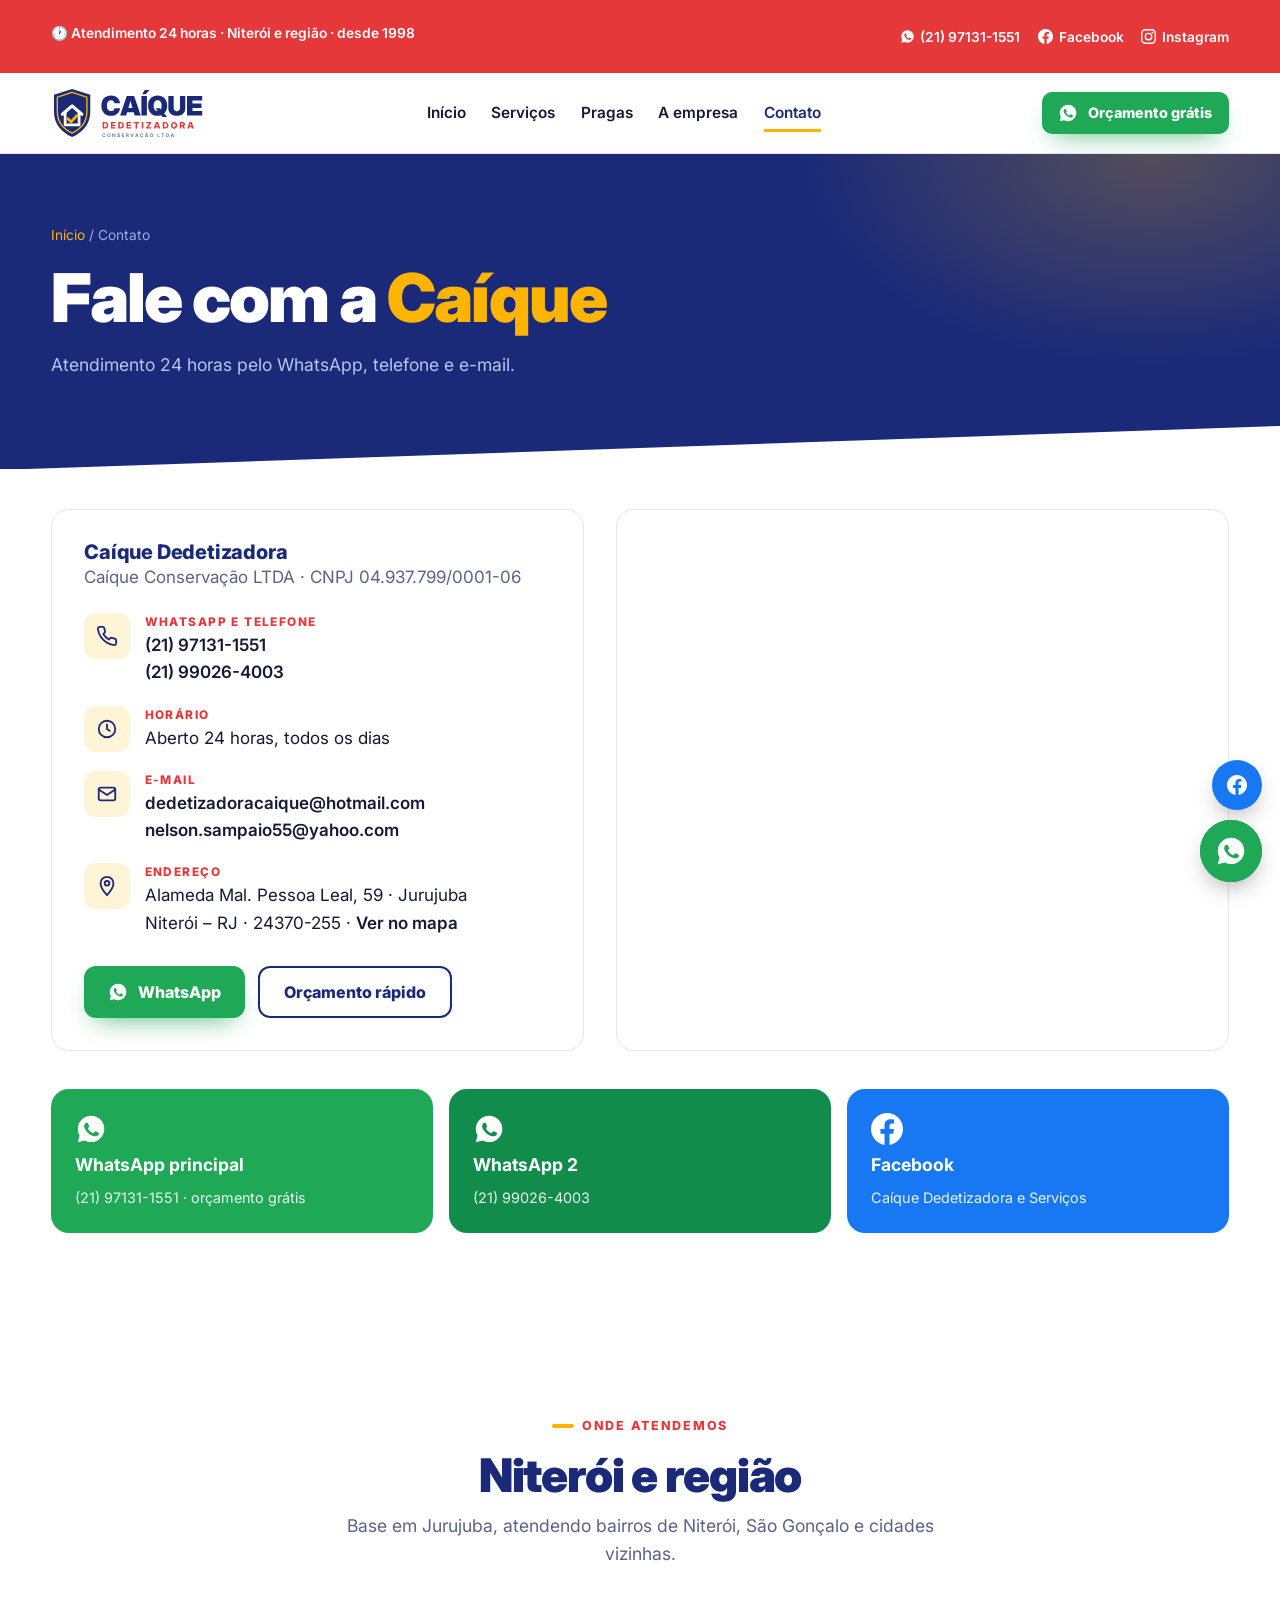
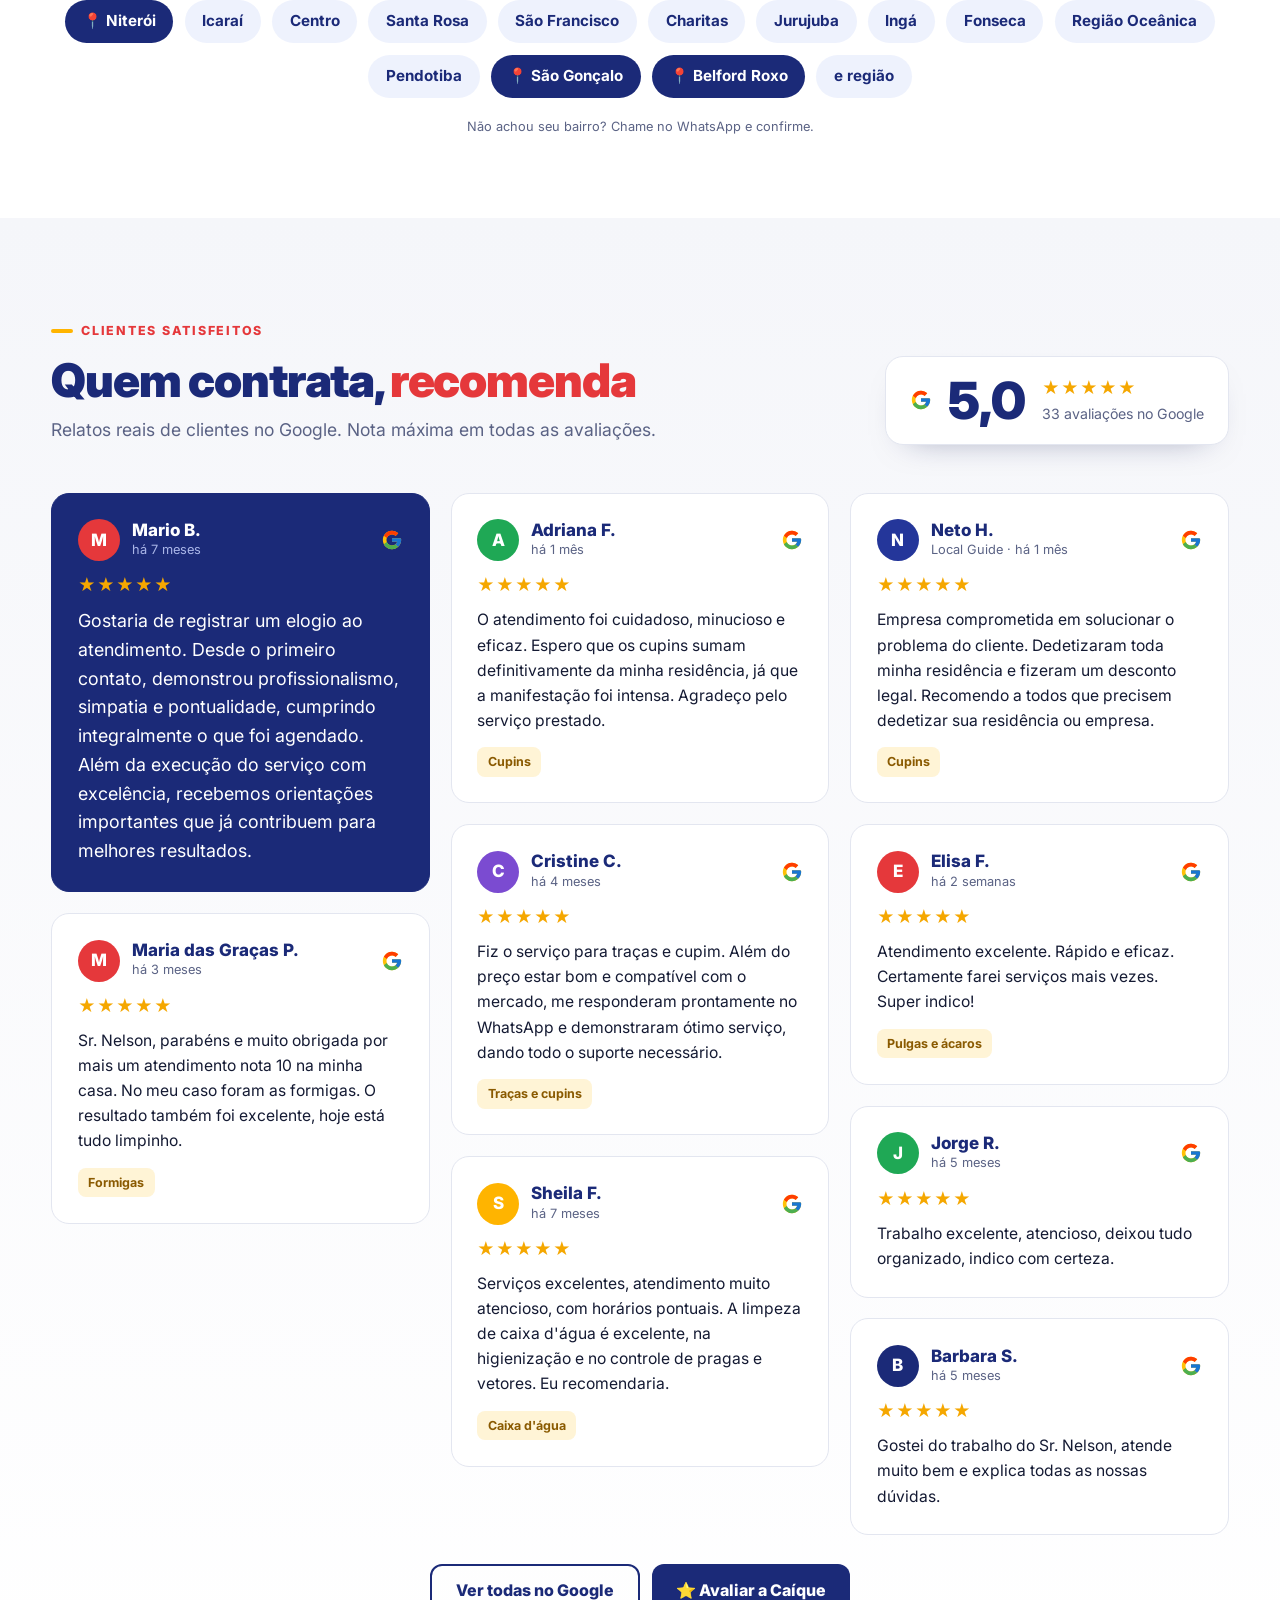
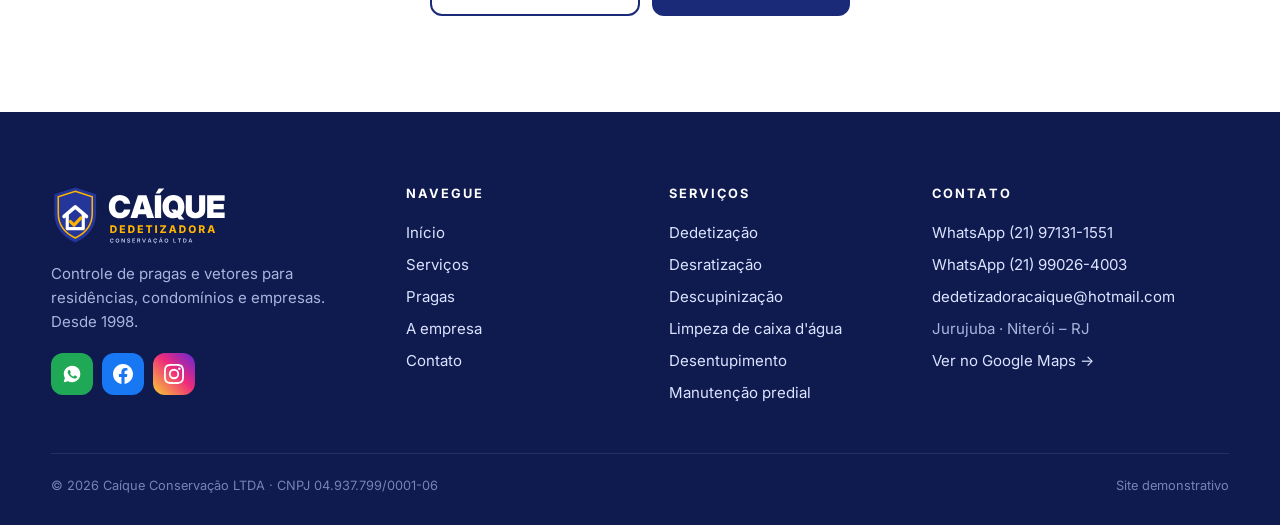
<file: contato/index.html>
<!DOCTYPE html>
<html lang="pt-BR">
<head>
<meta charset="UTF-8"><meta name="viewport" content="width=device-width, initial-scale=1.0">
<title>Contato · Caíque Dedetizadora – WhatsApp (21) 97131-1551</title>
<meta name="description" content="WhatsApp, telefone, e-mail e endereço da Caíque Dedetizadora em Niterói. Atendimento 24 horas.">
<meta property="og:title" content="Contato · Caíque Dedetizadora – WhatsApp (21) 97131-1551"><meta property="og:description" content="WhatsApp, telefone, e-mail e endereço da Caíque Dedetizadora em Niterói. Atendimento 24 horas.">
<meta property="og:image" content="../img/equipe.jpg"><meta name="theme-color" content="#1b2a78">
<link rel="icon" type="image/svg+xml" href="../img/logo/icone.svg">
<link rel="preconnect" href="https://fonts.googleapis.com"><link rel="preconnect" href="https://fonts.gstatic.com" crossorigin>
<link href="https://fonts.googleapis.com/css2?family=Inter:wght@400;500;600;700;800;900&display=swap" rel="stylesheet">
<link rel="stylesheet" href="../assets/css/style.css">
<script type="application/ld+json">{"@context":"https://schema.org","@type":"PestControlService","name":"Caíque Dedetizadora","legalName":"Caíque Conservação LTDA","telephone":"+55 21 97131-1551","email":"dedetizadoracaique@hotmail.com","openingHours":"Mo-Su 00:00-23:59","address":{"@type":"PostalAddress","streetAddress":"Alameda Mal. Pessoa Leal, 59","addressLocality":"Niterói","addressRegion":"RJ","postalCode":"24370-255","addressCountry":"BR"},"aggregateRating":{"@type":"AggregateRating","ratingValue":"5.0","reviewCount":"33"},"sameAs":["https://www.facebook.com/caique.dedetizadoraeservicos/","https://www.instagram.com/caique_dedetizadora/"]}</script>
</head>
<body>
<svg width="0" height="0" style="position:absolute" aria-hidden="true"><defs>
<symbol id="i-wa" viewBox="0 0 24 24"><path d="M12.04 2C6.58 2 2.13 6.45 2.13 11.91c0 1.75.46 3.45 1.32 4.95L2.05 22l5.25-1.38a9.87 9.87 0 0 0 4.74 1.21h.01c5.46 0 9.91-4.45 9.91-9.91 0-2.65-1.03-5.14-2.9-7.01A9.82 9.82 0 0 0 12.04 2zm5.8 14.13c-.24.68-1.42 1.3-1.96 1.35-.5.05-.97.23-3.27-.68-2.76-1.09-4.5-3.92-4.64-4.1-.13-.18-1.1-1.47-1.1-2.81 0-1.33.7-1.99.95-2.26.25-.27.54-.34.72-.34h.52c.17 0 .39-.06.61.47.24.55.79 1.9.86 2.04.07.14.11.3.02.48-.09.18-.14.3-.27.46-.14.16-.29.36-.41.48-.14.14-.28.28-.12.56.16.27.71 1.17 1.52 1.9 1.05.93 1.93 1.22 2.2 1.36.27.14.43.11.59-.07.16-.18.68-.79.86-1.07.18-.27.36-.23.61-.14.25.09 1.58.75 1.85.88.27.14.45.2.52.32.07.11.07.66-.17 1.33z"/></symbol>
<symbol id="i-fb" viewBox="0 0 24 24"><path d="M24 12.07C24 5.4 18.63 0 12 0S0 5.4 0 12.07C0 18.1 4.39 23.1 10.13 24v-8.44H7.08v-3.49h3.05V9.41c0-3.02 1.79-4.69 4.53-4.69 1.31 0 2.68.24 2.68.24v2.97h-1.51c-1.49 0-1.96.93-1.96 1.89v2.25h3.33l-.53 3.49h-2.8V24C19.61 23.1 24 18.1 24 12.07z"/></symbol>
<symbol id="i-ig" viewBox="0 0 24 24"><path d="M12 2.2c3.2 0 3.6 0 4.8.1 3.3.1 4.8 1.7 4.9 4.9.1 1.3.1 1.6.1 4.8s0 3.6-.1 4.8c-.1 3.2-1.7 4.8-4.9 4.9-1.3.1-1.6.1-4.8.1s-3.6 0-4.8-.1c-3.3-.1-4.8-1.7-4.9-4.9C2.2 15.6 2.2 15.2 2.2 12s0-3.6.1-4.8C2.4 3.9 3.9 2.4 7.2 2.3 8.4 2.2 8.8 2.2 12 2.2zM12 0C8.7 0 8.3 0 7.1.1 2.7.3.3 2.7.1 7.1 0 8.3 0 8.7 0 12s0 3.7.1 4.9c.2 4.4 2.6 6.8 7 7 1.2.1 1.6.1 4.9.1s3.7 0 4.9-.1c4.4-.2 6.8-2.6 7-7 .1-1.2.1-1.6.1-4.9s0-3.7-.1-4.9c-.2-4.4-2.6-6.8-7-7C15.7 0 15.3 0 12 0zm0 5.8a6.2 6.2 0 1 0 0 12.4 6.2 6.2 0 0 0 0-12.4zM12 16a4 4 0 1 1 0-8 4 4 0 0 1 0 8zm6.4-11.8a1.4 1.4 0 1 0 0 2.9 1.4 1.4 0 0 0 0-2.9z"/></symbol>
<symbol id="i-phone" viewBox="0 0 24 24"><path d="M6.6 10.8a15.1 15.1 0 0 0 6.6 6.6l2.2-2.2a1 1 0 0 1 1-.25 11.4 11.4 0 0 0 3.6.57 1 1 0 0 1 1 1V20a1 1 0 0 1-1 1A17 17 0 0 1 3 4a1 1 0 0 1 1-1h3.5a1 1 0 0 1 1 1c0 1.25.2 2.45.57 3.57a1 1 0 0 1-.25 1z"/></symbol>
</defs></svg>

<div class="alert-bar"><div class="wrap">
  <span class="info">🕐 Atendimento 24 horas · Niterói e região · desde 1998</span>
  <span class="links">
    <a href="https://wa.me/5521971311551" target="_blank" rel="noopener"><svg aria-hidden="true"><use href="#i-wa"/></svg>(21) 97131-1551</a>
    <a href="https://www.facebook.com/caique.dedetizadoraeservicos/" target="_blank" rel="noopener" aria-label="Facebook"><svg aria-hidden="true"><use href="#i-fb"/></svg>Facebook</a>
    <a href="https://www.instagram.com/caique_dedetizadora/" target="_blank" rel="noopener" aria-label="Instagram"><svg aria-hidden="true"><use href="#i-ig"/></svg>Instagram</a>
  </span>
</div></div>
<header class="site"><div class="wrap nav">
  <a class="logo" href="../" aria-label="Caíque Dedetizadora – início"><img src="../img/logo/logo.svg" alt="Caíque Dedetizadora · Conservação LTDA" width="364" height="128"></a>
  <ul class="menu" id="menu"><li><a href="../">Início</a></li><li><a href="../servicos/">Serviços</a></li><li><a href="../pragas/">Pragas</a></li><li><a href="../empresa/">A empresa</a></li><li><a href="../contato/" aria-current=page>Contato</a></li></ul>
  <div class="nav-cta">
    <a class="btn btn-wa btn-sm" href="#" data-open="orcamento"><svg aria-hidden="true"><use href="#i-wa"/></svg><span>Orçamento grátis</span></a>
    <button class="burger" aria-label="Abrir menu" aria-controls="menu" aria-expanded="false"><svg viewBox="0 0 24 24" fill="none" stroke-width="2.2" stroke-linecap="round"><path d="M4 7h16M4 12h16M4 17h10"/></svg></button>
  </div>
</div></header>
<main>

<section class="page-hero"><div class="wrap"><div class="crumbs"><a href="../">Início</a> / Contato</div>
  <h1>Fale com a <span class="hl">Caíque</span></h1>
  <p class="lead">Atendimento 24 horas pelo WhatsApp, telefone e e-mail.</p></div></section>
<section style="padding-top:40px"><div class="wrap">
  <div class="contact-grid">
    <div class="card reveal"><h3>Caíque Dedetizadora</h3><p style="color:var(--muted)">Caíque Conservação LTDA · CNPJ 04.937.799/0001-06</p>
      <dl class="info">
        <div class="info-row"><span class="ic"><svg viewBox="0 0 24 24"><path d="M22 16.9v3a2 2 0 0 1-2.2 2 19.8 19.8 0 0 1-8.6-3.1 19.5 19.5 0 0 1-6-6A19.8 19.8 0 0 1 2.1 4.2 2 2 0 0 1 4.1 2h3a2 2 0 0 1 2 1.7c.1.9.4 1.8.7 2.7a2 2 0 0 1-.5 2.1L8 9.8a16 16 0 0 0 6 6l1.3-1.3a2 2 0 0 1 2.1-.5c.9.3 1.8.6 2.7.7a2 2 0 0 1 1.7 2z"/></svg></span><div><dt>WhatsApp e telefone</dt><dd><a href="https://wa.me/5521971311551" target="_blank" rel="noopener">(21) 97131-1551</a><br><a href="https://wa.me/5521990264003" target="_blank" rel="noopener">(21) 99026-4003</a></dd></div></div>
        <div class="info-row"><span class="ic"><svg viewBox="0 0 24 24"><circle cx="12" cy="12" r="9"/><path d="M12 7v5l3 2"/></svg></span><div><dt>Horário</dt><dd>Aberto 24 horas, todos os dias</dd></div></div>
        <div class="info-row"><span class="ic"><svg viewBox="0 0 24 24"><rect x="3" y="5" width="18" height="14" rx="2"/><path d="M3 7l9 6 9-6"/></svg></span><div><dt>E-mail</dt><dd><a href="mailto:dedetizadoracaique@hotmail.com">dedetizadoracaique@hotmail.com</a><br><a href="mailto:nelson.sampaio55@yahoo.com">nelson.sampaio55@yahoo.com</a></dd></div></div>
        <div class="info-row"><span class="ic"><svg viewBox="0 0 24 24"><path d="M12 22s7-7.5 7-13a7 7 0 0 0-14 0c0 5.5 7 13 7 13z"/><circle cx="12" cy="9" r="2.5"/></svg></span><div><dt>Endereço</dt><dd>Alameda Mal. Pessoa Leal, 59 · Jurujuba<br>Niterói – RJ · 24370-255 · <a href="https://www.google.com/maps?cid=8247347663629039501" target="_blank" rel="noopener">Ver no mapa</a></dd></div></div>
      </dl>
      <div class="cta-row"><a class="btn btn-wa" href="https://wa.me/5521971311551?text=Ol%C3%A1!%20Vim%20pelo%20site%20da%20Ca%C3%ADque%20Dedetizadora%20e%20gostaria%20de%20um%20or%C3%A7amento." target="_blank" rel="noopener"><svg aria-hidden="true"><use href="#i-wa"/></svg>WhatsApp</a><a class="btn btn-line" href="#" data-open="orcamento">Orçamento rápido</a></div></div>
    <div class="map reveal"><iframe title="Mapa: Caíque Dedetizadora em Jurujuba, Niterói" loading="lazy" referrerpolicy="no-referrer-when-downgrade" src="https://maps.google.com/maps?q=Ca%C3%ADque%20dedetizadora%2C%20Alameda%20Mal.%20Pessoa%20Leal%2C%2059%2C%20Jurujuba%2C%20Niter%C3%B3i&z=16&output=embed"></iframe></div>
  </div>
  <div class="social-big">
    <a class="wa reveal" href="https://wa.me/5521971311551?text=Ol%C3%A1!%20Vim%20pelo%20site%20da%20Ca%C3%ADque%20Dedetizadora%20e%20gostaria%20de%20um%20or%C3%A7amento." target="_blank" rel="noopener"><svg aria-hidden="true"><use href="#i-wa"/></svg><b>WhatsApp principal</b><span>(21) 97131-1551 · orçamento grátis</span></a>
    <a class="wa2 reveal" href="https://wa.me/5521990264003" target="_blank" rel="noopener"><svg aria-hidden="true"><use href="#i-wa"/></svg><b>WhatsApp 2</b><span>(21) 99026-4003</span></a>
    <a class="fb reveal" href="https://www.facebook.com/caique.dedetizadoraeservicos/" target="_blank" rel="noopener"><svg aria-hidden="true"><use href="#i-fb"/></svg><b>Facebook</b><span>Caíque Dedetizadora e Serviços</span></a>
  </div>
</div></section>

<section style="padding:80px 0"><div class="wrap center">
  <div class="reveal"><div class="tag">Onde atendemos</div><h2>Niterói e região</h2><p class="lead">Base em Jurujuba, atendendo bairros de Niterói, São Gonçalo e cidades vizinhas.</p></div>
  <div class="areas reveal">
    <span class="main">📍 Niterói</span><span>Icaraí</span><span>Centro</span><span>Santa Rosa</span><span>São Francisco</span><span>Charitas</span><span>Jurujuba</span><span>Ingá</span><span>Fonseca</span><span>Região Oceânica</span><span>Pendotiba</span>
    <span class="main">📍 São Gonçalo</span><span class="main">📍 Belford Roxo</span><span>e região</span>
  </div>
  <p class="hint reveal" style="margin-top:1.2rem">Não achou seu bairro? Chame no WhatsApp e confirme.</p>
</div></section>

<section class="reviews" id="avaliacoes"><div class="wrap">
  <div class="rv-head reveal"><div><div class="tag">Clientes satisfeitos</div><h2>Quem contrata, <span class="hl">recomenda</span></h2>
    <p class="lead">Relatos reais de clientes no Google. Nota máxima em todas as avaliações.</p></div>
    <div class="rv-score"><svg class="g-logo" viewBox="0 0 48 48" aria-label="Google"><path fill="#FFC107" d="M43.6 20.5H42V20H24v8h11.3C33.7 32.7 29.2 36 24 36c-6.6 0-12-5.4-12-12s5.4-12 12-12c3.1 0 5.8 1.2 7.9 3.1l5.7-5.7C34 6.1 29.3 4 24 4 12.9 4 4 12.9 4 24s8.9 20 20 20 20-8.9 20-20c0-1.3-.1-2.4-.4-3.5z"/><path fill="#FF3D00" d="M6.3 14.7l6.6 4.8C14.7 15.1 19 12 24 12c3.1 0 5.8 1.2 7.9 3.1l5.7-5.7C34 6.1 29.3 4 24 4 16.3 4 9.7 8.3 6.3 14.7z"/><path fill="#4CAF50" d="M24 44c5.2 0 9.9-2 13.4-5.2l-6.2-5.2C29.2 35.1 26.7 36 24 36c-5.2 0-9.6-3.3-11.3-7.9l-6.5 5C9.5 39.6 16.2 44 24 44z"/><path fill="#1976D2" d="M43.6 20.5H42V20H24v8h11.3c-.8 2.2-2.2 4.2-4.1 5.6l6.2 5.2C37 39.2 44 34 44 24c0-1.3-.1-2.4-.4-3.5z"/></svg><span class="big">5,0</span><div><span class="stars">★★★★★</span><small>33 avaliações no Google</small></div></div></div>
  <div class="rv-grid"><article class="rv reveal feature"><div class="rv-top"><span class="avatar" style="background:#e5383b">M</span><div><div class="rv-name">Mario B.</div><div class="rv-meta">há 7 meses</div></div><svg class="g-logo" viewBox="0 0 48 48" aria-label="Google"><path fill="#FFC107" d="M43.6 20.5H42V20H24v8h11.3C33.7 32.7 29.2 36 24 36c-6.6 0-12-5.4-12-12s5.4-12 12-12c3.1 0 5.8 1.2 7.9 3.1l5.7-5.7C34 6.1 29.3 4 24 4 12.9 4 4 12.9 4 24s8.9 20 20 20 20-8.9 20-20c0-1.3-.1-2.4-.4-3.5z"/><path fill="#FF3D00" d="M6.3 14.7l6.6 4.8C14.7 15.1 19 12 24 12c3.1 0 5.8 1.2 7.9 3.1l5.7-5.7C34 6.1 29.3 4 24 4 16.3 4 9.7 8.3 6.3 14.7z"/><path fill="#4CAF50" d="M24 44c5.2 0 9.9-2 13.4-5.2l-6.2-5.2C29.2 35.1 26.7 36 24 36c-5.2 0-9.6-3.3-11.3-7.9l-6.5 5C9.5 39.6 16.2 44 24 44z"/><path fill="#1976D2" d="M43.6 20.5H42V20H24v8h11.3c-.8 2.2-2.2 4.2-4.1 5.6l6.2 5.2C37 39.2 44 34 44 24c0-1.3-.1-2.4-.4-3.5z"/></svg></div>
<div class="stars">★★★★★</div><p>Gostaria de registrar um elogio ao atendimento. Desde o primeiro contato, demonstrou profissionalismo, simpatia e pontualidade, cumprindo integralmente o que foi agendado. Além da execução do serviço com excelência, recebemos orientações importantes que já contribuem para melhores resultados.</p></article><article class="rv reveal"><div class="rv-top"><span class="avatar" style="background:#e5383b">M</span><div><div class="rv-name">Maria das Graças P.</div><div class="rv-meta">há 3 meses</div></div><svg class="g-logo" viewBox="0 0 48 48" aria-label="Google"><path fill="#FFC107" d="M43.6 20.5H42V20H24v8h11.3C33.7 32.7 29.2 36 24 36c-6.6 0-12-5.4-12-12s5.4-12 12-12c3.1 0 5.8 1.2 7.9 3.1l5.7-5.7C34 6.1 29.3 4 24 4 12.9 4 4 12.9 4 24s8.9 20 20 20 20-8.9 20-20c0-1.3-.1-2.4-.4-3.5z"/><path fill="#FF3D00" d="M6.3 14.7l6.6 4.8C14.7 15.1 19 12 24 12c3.1 0 5.8 1.2 7.9 3.1l5.7-5.7C34 6.1 29.3 4 24 4 16.3 4 9.7 8.3 6.3 14.7z"/><path fill="#4CAF50" d="M24 44c5.2 0 9.9-2 13.4-5.2l-6.2-5.2C29.2 35.1 26.7 36 24 36c-5.2 0-9.6-3.3-11.3-7.9l-6.5 5C9.5 39.6 16.2 44 24 44z"/><path fill="#1976D2" d="M43.6 20.5H42V20H24v8h11.3c-.8 2.2-2.2 4.2-4.1 5.6l6.2 5.2C37 39.2 44 34 44 24c0-1.3-.1-2.4-.4-3.5z"/></svg></div>
<div class="stars">★★★★★</div><p>Sr. Nelson, parabéns e muito obrigada por mais um atendimento nota 10 na minha casa. No meu caso foram as formigas. O resultado também foi excelente, hoje está tudo limpinho.</p><span class="svc-tag">Formigas</span></article><article class="rv reveal"><div class="rv-top"><span class="avatar" style="background:#1fa855">A</span><div><div class="rv-name">Adriana F.</div><div class="rv-meta">há 1 mês</div></div><svg class="g-logo" viewBox="0 0 48 48" aria-label="Google"><path fill="#FFC107" d="M43.6 20.5H42V20H24v8h11.3C33.7 32.7 29.2 36 24 36c-6.6 0-12-5.4-12-12s5.4-12 12-12c3.1 0 5.8 1.2 7.9 3.1l5.7-5.7C34 6.1 29.3 4 24 4 12.9 4 4 12.9 4 24s8.9 20 20 20 20-8.9 20-20c0-1.3-.1-2.4-.4-3.5z"/><path fill="#FF3D00" d="M6.3 14.7l6.6 4.8C14.7 15.1 19 12 24 12c3.1 0 5.8 1.2 7.9 3.1l5.7-5.7C34 6.1 29.3 4 24 4 16.3 4 9.7 8.3 6.3 14.7z"/><path fill="#4CAF50" d="M24 44c5.2 0 9.9-2 13.4-5.2l-6.2-5.2C29.2 35.1 26.7 36 24 36c-5.2 0-9.6-3.3-11.3-7.9l-6.5 5C9.5 39.6 16.2 44 24 44z"/><path fill="#1976D2" d="M43.6 20.5H42V20H24v8h11.3c-.8 2.2-2.2 4.2-4.1 5.6l6.2 5.2C37 39.2 44 34 44 24c0-1.3-.1-2.4-.4-3.5z"/></svg></div>
<div class="stars">★★★★★</div><p>O atendimento foi cuidadoso, minucioso e eficaz. Espero que os cupins sumam definitivamente da minha residência, já que a manifestação foi intensa. Agradeço pelo serviço prestado.</p><span class="svc-tag">Cupins</span></article><article class="rv reveal"><div class="rv-top"><span class="avatar" style="background:#7b4bd1">C</span><div><div class="rv-name">Cristine C.</div><div class="rv-meta">há 4 meses</div></div><svg class="g-logo" viewBox="0 0 48 48" aria-label="Google"><path fill="#FFC107" d="M43.6 20.5H42V20H24v8h11.3C33.7 32.7 29.2 36 24 36c-6.6 0-12-5.4-12-12s5.4-12 12-12c3.1 0 5.8 1.2 7.9 3.1l5.7-5.7C34 6.1 29.3 4 24 4 12.9 4 4 12.9 4 24s8.9 20 20 20 20-8.9 20-20c0-1.3-.1-2.4-.4-3.5z"/><path fill="#FF3D00" d="M6.3 14.7l6.6 4.8C14.7 15.1 19 12 24 12c3.1 0 5.8 1.2 7.9 3.1l5.7-5.7C34 6.1 29.3 4 24 4 16.3 4 9.7 8.3 6.3 14.7z"/><path fill="#4CAF50" d="M24 44c5.2 0 9.9-2 13.4-5.2l-6.2-5.2C29.2 35.1 26.7 36 24 36c-5.2 0-9.6-3.3-11.3-7.9l-6.5 5C9.5 39.6 16.2 44 24 44z"/><path fill="#1976D2" d="M43.6 20.5H42V20H24v8h11.3c-.8 2.2-2.2 4.2-4.1 5.6l6.2 5.2C37 39.2 44 34 44 24c0-1.3-.1-2.4-.4-3.5z"/></svg></div>
<div class="stars">★★★★★</div><p>Fiz o serviço para traças e cupim. Além do preço estar bom e compatível com o mercado, me responderam prontamente no WhatsApp e demonstraram ótimo serviço, dando todo o suporte necessário.</p><span class="svc-tag">Traças e cupins</span></article><article class="rv reveal"><div class="rv-top"><span class="avatar" style="background:#ffb400">S</span><div><div class="rv-name">Sheila F.</div><div class="rv-meta">há 7 meses</div></div><svg class="g-logo" viewBox="0 0 48 48" aria-label="Google"><path fill="#FFC107" d="M43.6 20.5H42V20H24v8h11.3C33.7 32.7 29.2 36 24 36c-6.6 0-12-5.4-12-12s5.4-12 12-12c3.1 0 5.8 1.2 7.9 3.1l5.7-5.7C34 6.1 29.3 4 24 4 12.9 4 4 12.9 4 24s8.9 20 20 20 20-8.9 20-20c0-1.3-.1-2.4-.4-3.5z"/><path fill="#FF3D00" d="M6.3 14.7l6.6 4.8C14.7 15.1 19 12 24 12c3.1 0 5.8 1.2 7.9 3.1l5.7-5.7C34 6.1 29.3 4 24 4 16.3 4 9.7 8.3 6.3 14.7z"/><path fill="#4CAF50" d="M24 44c5.2 0 9.9-2 13.4-5.2l-6.2-5.2C29.2 35.1 26.7 36 24 36c-5.2 0-9.6-3.3-11.3-7.9l-6.5 5C9.5 39.6 16.2 44 24 44z"/><path fill="#1976D2" d="M43.6 20.5H42V20H24v8h11.3c-.8 2.2-2.2 4.2-4.1 5.6l6.2 5.2C37 39.2 44 34 44 24c0-1.3-.1-2.4-.4-3.5z"/></svg></div>
<div class="stars">★★★★★</div><p>Serviços excelentes, atendimento muito atencioso, com horários pontuais. A limpeza de caixa d'água é excelente, na higienização e no controle de pragas e vetores. Eu recomendaria.</p><span class="svc-tag">Caixa d'água</span></article><article class="rv reveal"><div class="rv-top"><span class="avatar" style="background:#24369a">N</span><div><div class="rv-name">Neto H.</div><div class="rv-meta">Local Guide · há 1 mês</div></div><svg class="g-logo" viewBox="0 0 48 48" aria-label="Google"><path fill="#FFC107" d="M43.6 20.5H42V20H24v8h11.3C33.7 32.7 29.2 36 24 36c-6.6 0-12-5.4-12-12s5.4-12 12-12c3.1 0 5.8 1.2 7.9 3.1l5.7-5.7C34 6.1 29.3 4 24 4 12.9 4 4 12.9 4 24s8.9 20 20 20 20-8.9 20-20c0-1.3-.1-2.4-.4-3.5z"/><path fill="#FF3D00" d="M6.3 14.7l6.6 4.8C14.7 15.1 19 12 24 12c3.1 0 5.8 1.2 7.9 3.1l5.7-5.7C34 6.1 29.3 4 24 4 16.3 4 9.7 8.3 6.3 14.7z"/><path fill="#4CAF50" d="M24 44c5.2 0 9.9-2 13.4-5.2l-6.2-5.2C29.2 35.1 26.7 36 24 36c-5.2 0-9.6-3.3-11.3-7.9l-6.5 5C9.5 39.6 16.2 44 24 44z"/><path fill="#1976D2" d="M43.6 20.5H42V20H24v8h11.3c-.8 2.2-2.2 4.2-4.1 5.6l6.2 5.2C37 39.2 44 34 44 24c0-1.3-.1-2.4-.4-3.5z"/></svg></div>
<div class="stars">★★★★★</div><p>Empresa comprometida em solucionar o problema do cliente. Dedetizaram toda minha residência e fizeram um desconto legal. Recomendo a todos que precisem dedetizar sua residência ou empresa.</p><span class="svc-tag">Cupins</span></article><article class="rv reveal"><div class="rv-top"><span class="avatar" style="background:#e5383b">E</span><div><div class="rv-name">Elisa F.</div><div class="rv-meta">há 2 semanas</div></div><svg class="g-logo" viewBox="0 0 48 48" aria-label="Google"><path fill="#FFC107" d="M43.6 20.5H42V20H24v8h11.3C33.7 32.7 29.2 36 24 36c-6.6 0-12-5.4-12-12s5.4-12 12-12c3.1 0 5.8 1.2 7.9 3.1l5.7-5.7C34 6.1 29.3 4 24 4 12.9 4 4 12.9 4 24s8.9 20 20 20 20-8.9 20-20c0-1.3-.1-2.4-.4-3.5z"/><path fill="#FF3D00" d="M6.3 14.7l6.6 4.8C14.7 15.1 19 12 24 12c3.1 0 5.8 1.2 7.9 3.1l5.7-5.7C34 6.1 29.3 4 24 4 16.3 4 9.7 8.3 6.3 14.7z"/><path fill="#4CAF50" d="M24 44c5.2 0 9.9-2 13.4-5.2l-6.2-5.2C29.2 35.1 26.7 36 24 36c-5.2 0-9.6-3.3-11.3-7.9l-6.5 5C9.5 39.6 16.2 44 24 44z"/><path fill="#1976D2" d="M43.6 20.5H42V20H24v8h11.3c-.8 2.2-2.2 4.2-4.1 5.6l6.2 5.2C37 39.2 44 34 44 24c0-1.3-.1-2.4-.4-3.5z"/></svg></div>
<div class="stars">★★★★★</div><p>Atendimento excelente. Rápido e eficaz. Certamente farei serviços mais vezes. Super indico!</p><span class="svc-tag">Pulgas e ácaros</span></article><article class="rv reveal"><div class="rv-top"><span class="avatar" style="background:#1fa855">J</span><div><div class="rv-name">Jorge R.</div><div class="rv-meta">há 5 meses</div></div><svg class="g-logo" viewBox="0 0 48 48" aria-label="Google"><path fill="#FFC107" d="M43.6 20.5H42V20H24v8h11.3C33.7 32.7 29.2 36 24 36c-6.6 0-12-5.4-12-12s5.4-12 12-12c3.1 0 5.8 1.2 7.9 3.1l5.7-5.7C34 6.1 29.3 4 24 4 12.9 4 4 12.9 4 24s8.9 20 20 20 20-8.9 20-20c0-1.3-.1-2.4-.4-3.5z"/><path fill="#FF3D00" d="M6.3 14.7l6.6 4.8C14.7 15.1 19 12 24 12c3.1 0 5.8 1.2 7.9 3.1l5.7-5.7C34 6.1 29.3 4 24 4 16.3 4 9.7 8.3 6.3 14.7z"/><path fill="#4CAF50" d="M24 44c5.2 0 9.9-2 13.4-5.2l-6.2-5.2C29.2 35.1 26.7 36 24 36c-5.2 0-9.6-3.3-11.3-7.9l-6.5 5C9.5 39.6 16.2 44 24 44z"/><path fill="#1976D2" d="M43.6 20.5H42V20H24v8h11.3c-.8 2.2-2.2 4.2-4.1 5.6l6.2 5.2C37 39.2 44 34 44 24c0-1.3-.1-2.4-.4-3.5z"/></svg></div>
<div class="stars">★★★★★</div><p>Trabalho excelente, atencioso, deixou tudo organizado, indico com certeza.</p></article><article class="rv reveal"><div class="rv-top"><span class="avatar" style="background:#1b2a78">B</span><div><div class="rv-name">Barbara S.</div><div class="rv-meta">há 5 meses</div></div><svg class="g-logo" viewBox="0 0 48 48" aria-label="Google"><path fill="#FFC107" d="M43.6 20.5H42V20H24v8h11.3C33.7 32.7 29.2 36 24 36c-6.6 0-12-5.4-12-12s5.4-12 12-12c3.1 0 5.8 1.2 7.9 3.1l5.7-5.7C34 6.1 29.3 4 24 4 12.9 4 4 12.9 4 24s8.9 20 20 20 20-8.9 20-20c0-1.3-.1-2.4-.4-3.5z"/><path fill="#FF3D00" d="M6.3 14.7l6.6 4.8C14.7 15.1 19 12 24 12c3.1 0 5.8 1.2 7.9 3.1l5.7-5.7C34 6.1 29.3 4 24 4 16.3 4 9.7 8.3 6.3 14.7z"/><path fill="#4CAF50" d="M24 44c5.2 0 9.9-2 13.4-5.2l-6.2-5.2C29.2 35.1 26.7 36 24 36c-5.2 0-9.6-3.3-11.3-7.9l-6.5 5C9.5 39.6 16.2 44 24 44z"/><path fill="#1976D2" d="M43.6 20.5H42V20H24v8h11.3c-.8 2.2-2.2 4.2-4.1 5.6l6.2 5.2C37 39.2 44 34 44 24c0-1.3-.1-2.4-.4-3.5z"/></svg></div>
<div class="stars">★★★★★</div><p>Gostei do trabalho do Sr. Nelson, atende muito bem e explica todas as nossas dúvidas.</p></article></div>
  <div class="rv-cta reveal"><a class="btn btn-line" href="https://www.google.com/maps?cid=8247347663629039501" target="_blank" rel="noopener">Ver todas no Google</a><a class="btn btn-navy" href="https://www.google.com/maps?cid=8247347663629039501" target="_blank" rel="noopener">⭐ Avaliar a Caíque</a></div>
</div></section>
</main>

<footer class="site"><div class="wrap">
  <div class="foot-grid">
    <div><img src="../img/logo/logo-branco.svg" alt="Caíque Dedetizadora" style="height:62px;width:auto;margin-bottom:1rem">
      <p style="margin-bottom:1.2rem">Controle de pragas e vetores para residências, condomínios e empresas. Desde 1998.</p>
      <div class="socials"><a class="soc wa" href="https://wa.me/5521971311551?text=Ol%C3%A1!%20Vim%20pelo%20site%20da%20Ca%C3%ADque%20Dedetizadora%20e%20gostaria%20de%20um%20or%C3%A7amento." target="_blank" rel="noopener" aria-label="WhatsApp"><svg aria-hidden="true"><use href="#i-wa"/></svg></a><a class="soc fb" href="https://www.facebook.com/caique.dedetizadoraeservicos/" target="_blank" rel="noopener" aria-label="Facebook"><svg aria-hidden="true"><use href="#i-fb"/></svg></a><a class="soc ig" href="https://www.instagram.com/caique_dedetizadora/" target="_blank" rel="noopener" aria-label="Instagram"><svg aria-hidden="true"><use href="#i-ig"/></svg></a></div></div>
    <div><h4>Navegue</h4><ul><li><a href="../">Início</a></li><li><a href="../servicos/">Serviços</a></li><li><a href="../pragas/">Pragas</a></li><li><a href="../empresa/">A empresa</a></li><li><a href="../contato/">Contato</a></li></ul></div>
    <div><h4>Serviços</h4><ul>
      <li><a href="../servicos/#dedetizacao">Dedetização</a></li><li><a href="../servicos/#desratizacao">Desratização</a></li>
      <li><a href="../servicos/#descupinizacao">Descupinização</a></li><li><a href="../servicos/#caixa-dagua">Limpeza de caixa d'água</a></li>
      <li><a href="../servicos/#desentupimento">Desentupimento</a></li><li><a href="../servicos/#manutencao">Manutenção predial</a></li></ul></div>
    <div><h4>Contato</h4><ul>
      <li><a href="https://wa.me/5521971311551" target="_blank" rel="noopener">WhatsApp (21) 97131-1551</a></li>
      <li><a href="https://wa.me/5521990264003" target="_blank" rel="noopener">WhatsApp (21) 99026-4003</a></li>
      <li><a href="mailto:dedetizadoracaique@hotmail.com">dedetizadoracaique@hotmail.com</a></li>
      <li>Jurujuba · Niterói – RJ</li><li><a href="https://www.google.com/maps?cid=8247347663629039501" target="_blank" rel="noopener">Ver no Google Maps →</a></li></ul></div>
  </div>
  <div class="foot-bottom"><span>© <span id="ano">2026</span> Caíque Conservação LTDA · CNPJ 04.937.799/0001-06</span><span>Site demonstrativo</span></div>
</div></footer>

<div class="float-wa">
  <a class="soc fb fbf" href="https://www.facebook.com/caique.dedetizadoraeservicos/" target="_blank" rel="noopener" aria-label="Facebook"><svg aria-hidden="true"><use href="#i-fb"/></svg></a>
  <a class="soc wa main" href="https://wa.me/5521971311551?text=Ol%C3%A1!%20Vim%20pelo%20site%20da%20Ca%C3%ADque%20Dedetizadora%20e%20gostaria%20de%20um%20or%C3%A7amento." target="_blank" rel="noopener" aria-label="Falar no WhatsApp"><svg aria-hidden="true"><use href="#i-wa"/></svg><span class="bubble">Viu alguma praga? Chama no WhatsApp! 🛡️</span></a>
</div>
<div class="mbar"><a class="call" href="tel:+5521971311551"><svg aria-hidden="true"><use href="#i-phone"/></svg>Ligar</a><a class="w" href="https://wa.me/5521971311551?text=Ol%C3%A1!%20Vim%20pelo%20site%20da%20Ca%C3%ADque%20Dedetizadora%20e%20gostaria%20de%20um%20or%C3%A7amento." target="_blank" rel="noopener"><svg aria-hidden="true"><use href="#i-wa"/></svg>WhatsApp</a></div>

<div class="modal" id="orcamento" role="dialog" aria-modal="true" aria-labelledby="orc-t"><div class="modal-box">
  <button class="modal-close" aria-label="Fechar">×</button>
  <div class="tag">Orçamento grátis</div>
  <h3 id="orc-t">Conte o que está acontecendo</h3>
  <p style="color:var(--muted);margin:.4rem 0 1.2rem">Preencha e envie: a mensagem chega pronta no WhatsApp da Caíque. Resposta rápida, sem compromisso.</p>
  <form class="form" data-wa>
    <label>Seu nome<input name="nome" autocomplete="given-name" placeholder="Como podemos te chamar?"></label>
    <label>Serviço<select name="servico">
      <option>Dedetização</option><option>Desratização</option><option>Descupinização</option><option>Limpeza de caixa d'água / cisterna</option>
      <option>Desentupimento</option><option>Elétrica / hidráulica</option><option>Manutenção predial / reparos</option><option>Não sei, preciso de ajuda</option></select></label>
    <div><span style="font-weight:600;font-size:.92rem;color:var(--navy)">Quais pragas?</span>
      <div class="chips" style="margin-top:.4rem"><label><input type="checkbox" name="pragas" value="Baratas">Baratas</label><label><input type="checkbox" name="pragas" value="Ratos">Ratos</label><label><input type="checkbox" name="pragas" value="Cupins">Cupins</label><label><input type="checkbox" name="pragas" value="Formigas">Formigas</label><label><input type="checkbox" name="pragas" value="Mosquitos">Mosquitos</label><label><input type="checkbox" name="pragas" value="Pulgas e ácaros">Pulgas e ácaros</label><label><input type="checkbox" name="pragas" value="Aranhas">Aranhas</label><label><input type="checkbox" name="pragas" value="Escorpiões">Escorpiões</label><label><input type="checkbox" name="pragas" value="Traças">Traças</label><label><input type="checkbox" name="pragas" value="Pombos">Pombos</label></div></div>
    <div class="row2">
      <label>Tipo de imóvel<select name="imovel"><option>Casa</option><option>Apartamento</option><option>Condomínio</option><option>Comércio / restaurante</option><option>Empresa / indústria</option></select></label>
      <label>Bairro / cidade<input name="bairro" placeholder="Ex.: Icaraí, Niterói"></label>
    </div>
    <label>Detalhes<textarea name="detalhes" placeholder="Ex.: vejo baratas na cozinha à noite há uma semana"></textarea></label>
    <button class="btn btn-wa" type="submit"><svg aria-hidden="true"><use href="#i-wa"/></svg>Enviar pelo WhatsApp</button>
    <span class="hint">Abre o WhatsApp com a mensagem pronta para você revisar e enviar.</span>
  </form>
</div></div>

<div class="modal pest-modal" id="praga" role="dialog" aria-modal="true" aria-labelledby="pr-t"><div class="modal-box">
  <button class="modal-close" aria-label="Fechar">×</button>
  <div class="head"><span class="pic"></span><div><div class="sub svcname"></div><h3 id="pr-t" class="name"></h3></div></div>
  <h4>Por que é um problema</h4><p class="risk"></p>
  <h4>Sinais de infestação</h4><p class="signs"></p>
  <h4>Como a Caíque resolve</h4><p class="how"></p>
  <div class="urgent">Quanto antes o tratamento, menor o estrago e mais simples a solução.</div>
  <div class="cta-row" style="margin-top:1.4rem"><a class="btn btn-wa go" href="https://wa.me/5521971311551?text=Ol%C3%A1!%20Vim%20pelo%20site%20da%20Ca%C3%ADque%20Dedetizadora%20e%20gostaria%20de%20um%20or%C3%A7amento." target="_blank" rel="noopener"><svg aria-hidden="true"><use href="#i-wa"/></svg>Pedir orçamento</a><button class="btn btn-line js-close" type="button">Fechar</button></div>
</div></div>
<script src="../assets/js/main.js" defer></script>
</body>
</html>
</file>
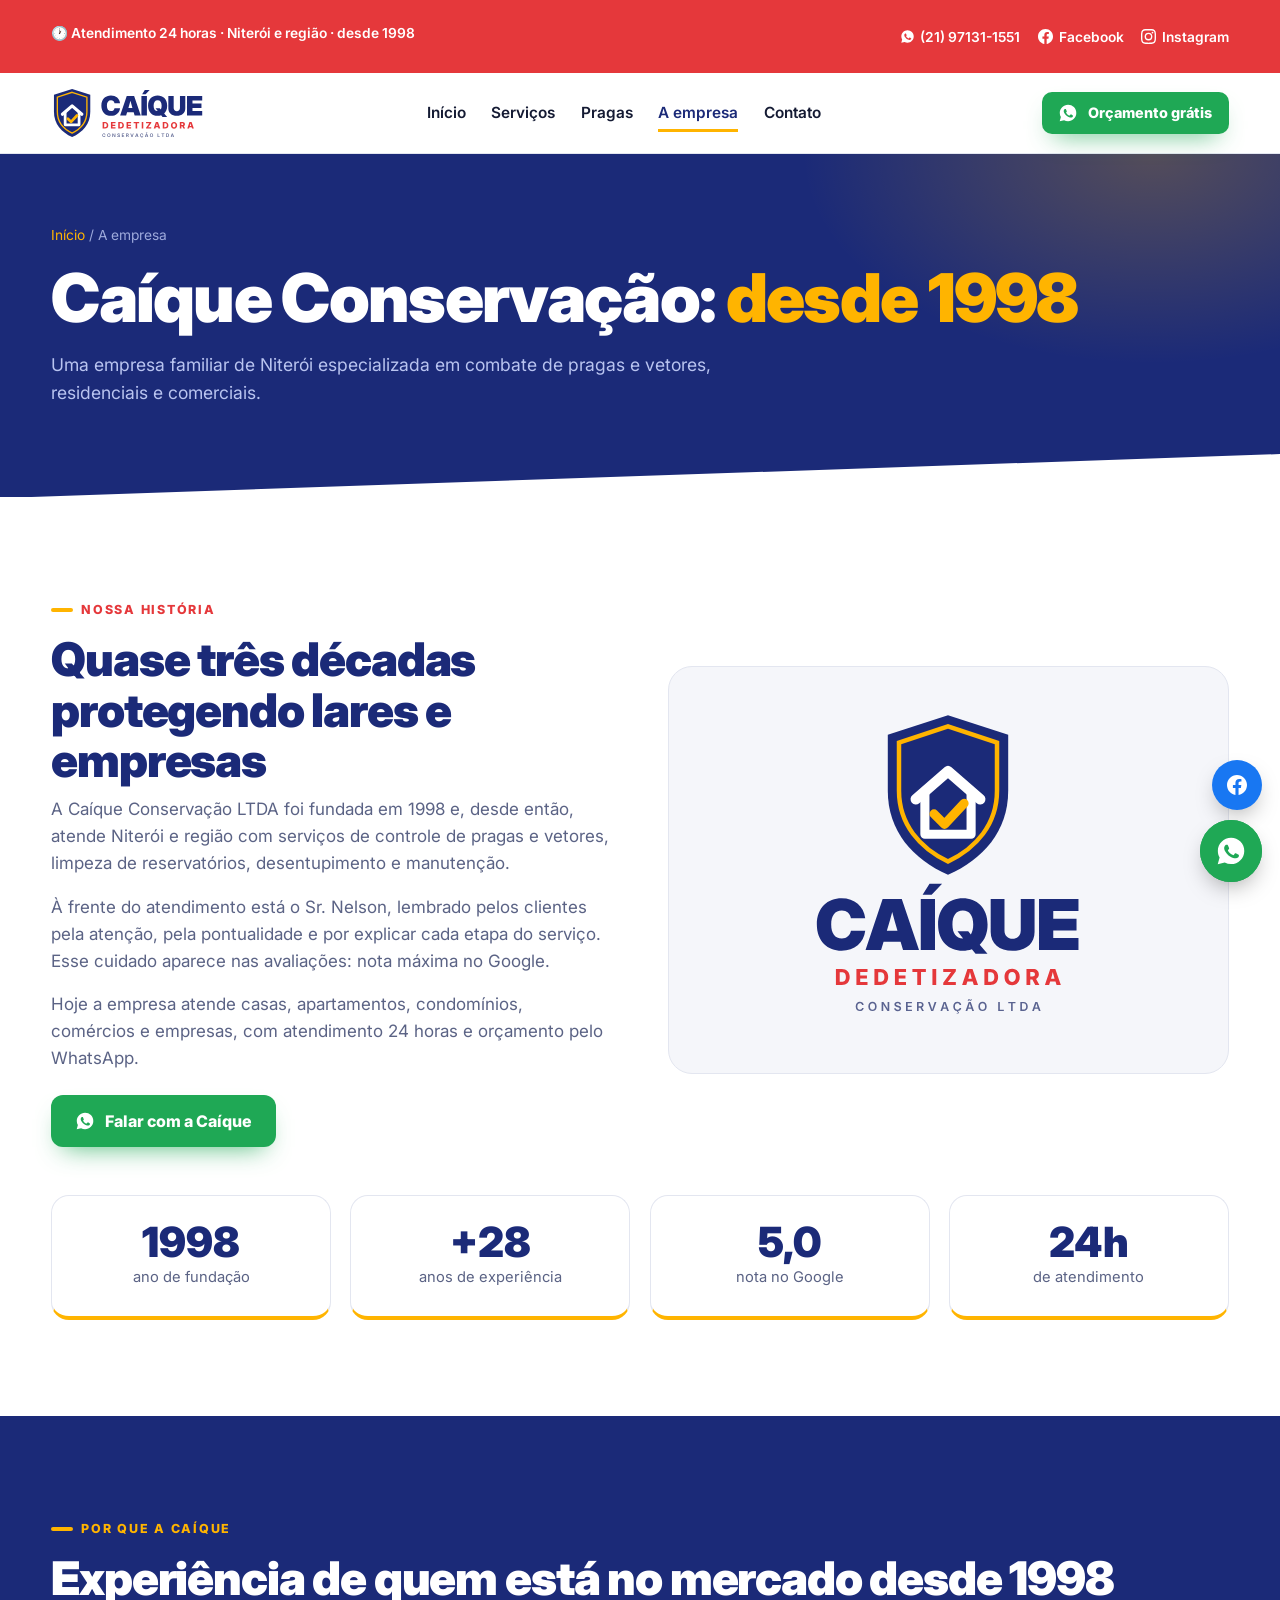
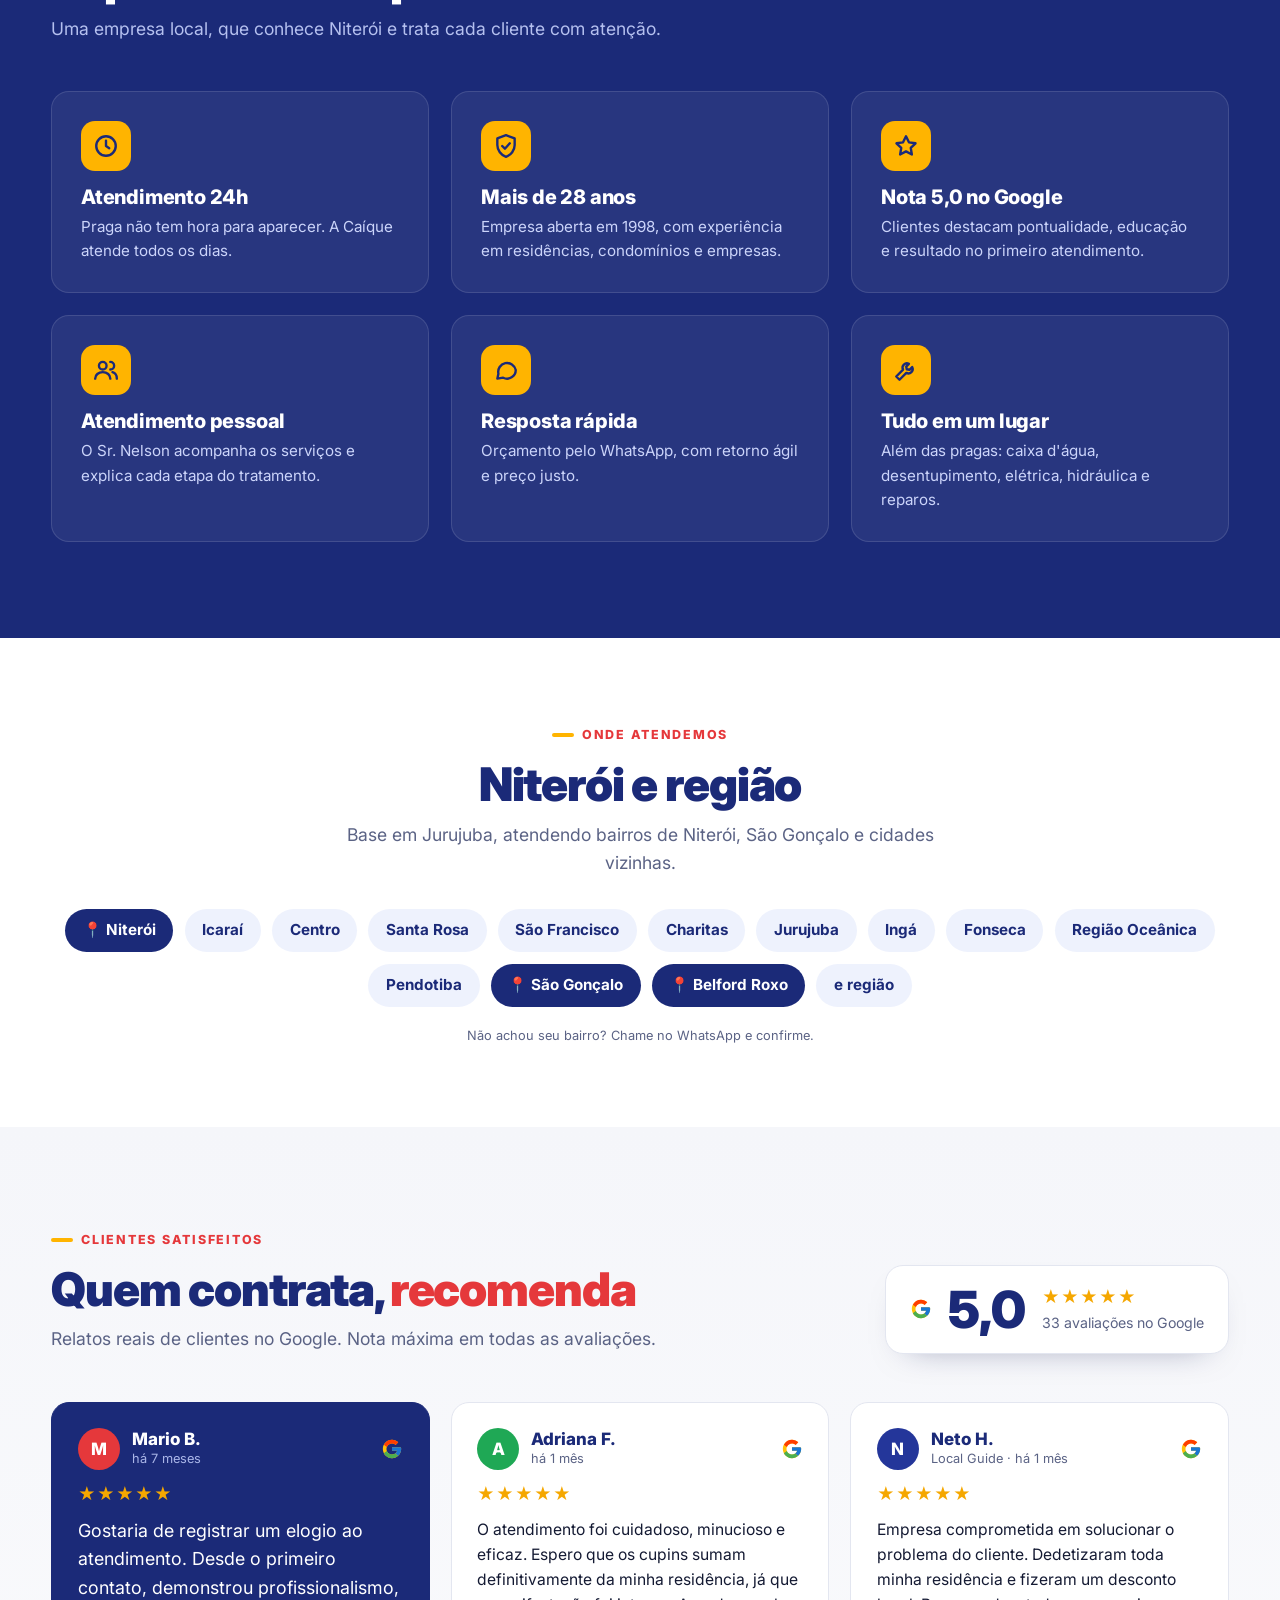
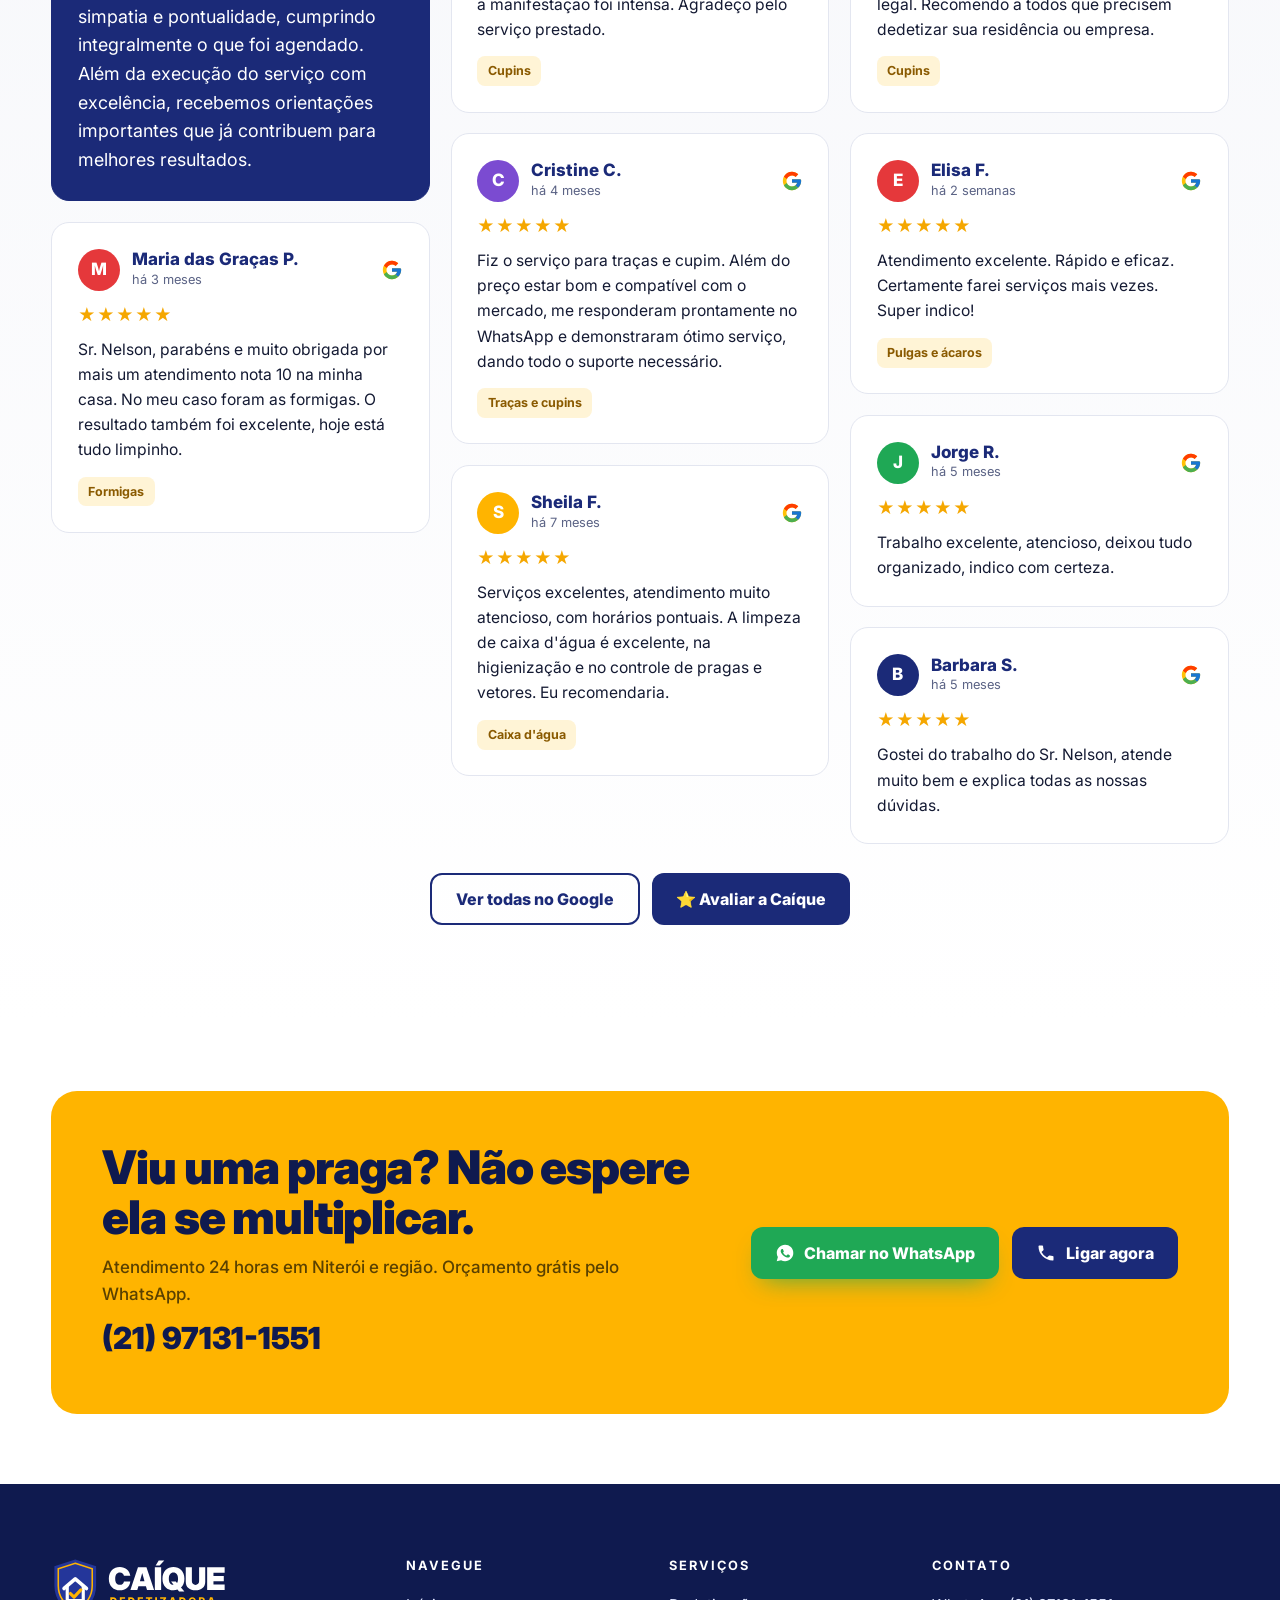
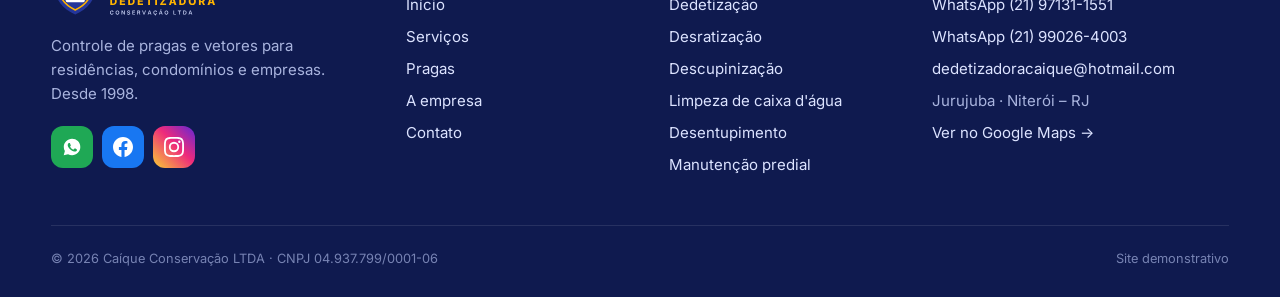
<file: empresa/index.html>
<!DOCTYPE html>
<html lang="pt-BR">
<head>
<meta charset="UTF-8"><meta name="viewport" content="width=device-width, initial-scale=1.0">
<title>A empresa · Caíque Dedetizadora – Desde 1998 em Niterói</title>
<meta name="description" content="Conheça a Caíque Conservação LTDA, empresa de controle de pragas de Niterói fundada em 1998. Atendimento 24h e nota 5,0 no Google.">
<meta property="og:title" content="A empresa · Caíque Dedetizadora – Desde 1998 em Niterói"><meta property="og:description" content="Conheça a Caíque Conservação LTDA, empresa de controle de pragas de Niterói fundada em 1998. Atendimento 24h e nota 5,0 no Google.">
<meta property="og:image" content="../img/equipe.jpg"><meta name="theme-color" content="#1b2a78">
<link rel="icon" type="image/svg+xml" href="../img/logo/icone.svg">
<link rel="preconnect" href="https://fonts.googleapis.com"><link rel="preconnect" href="https://fonts.gstatic.com" crossorigin>
<link href="https://fonts.googleapis.com/css2?family=Inter:wght@400;500;600;700;800;900&display=swap" rel="stylesheet">
<link rel="stylesheet" href="../assets/css/style.css">
<script type="application/ld+json">{"@context":"https://schema.org","@type":"PestControlService","name":"Caíque Dedetizadora","legalName":"Caíque Conservação LTDA","telephone":"+55 21 97131-1551","email":"dedetizadoracaique@hotmail.com","openingHours":"Mo-Su 00:00-23:59","address":{"@type":"PostalAddress","streetAddress":"Alameda Mal. Pessoa Leal, 59","addressLocality":"Niterói","addressRegion":"RJ","postalCode":"24370-255","addressCountry":"BR"},"aggregateRating":{"@type":"AggregateRating","ratingValue":"5.0","reviewCount":"33"},"sameAs":["https://www.facebook.com/caique.dedetizadoraeservicos/","https://www.instagram.com/caique_dedetizadora/"]}</script>
</head>
<body>
<svg width="0" height="0" style="position:absolute" aria-hidden="true"><defs>
<symbol id="i-wa" viewBox="0 0 24 24"><path d="M12.04 2C6.58 2 2.13 6.45 2.13 11.91c0 1.75.46 3.45 1.32 4.95L2.05 22l5.25-1.38a9.87 9.87 0 0 0 4.74 1.21h.01c5.46 0 9.91-4.45 9.91-9.91 0-2.65-1.03-5.14-2.9-7.01A9.82 9.82 0 0 0 12.04 2zm5.8 14.13c-.24.68-1.42 1.3-1.96 1.35-.5.05-.97.23-3.27-.68-2.76-1.09-4.5-3.92-4.64-4.1-.13-.18-1.1-1.47-1.1-2.81 0-1.33.7-1.99.95-2.26.25-.27.54-.34.72-.34h.52c.17 0 .39-.06.61.47.24.55.79 1.9.86 2.04.07.14.11.3.02.48-.09.18-.14.3-.27.46-.14.16-.29.36-.41.48-.14.14-.28.28-.12.56.16.27.71 1.17 1.52 1.9 1.05.93 1.93 1.22 2.2 1.36.27.14.43.11.59-.07.16-.18.68-.79.86-1.07.18-.27.36-.23.61-.14.25.09 1.58.75 1.85.88.27.14.45.2.52.32.07.11.07.66-.17 1.33z"/></symbol>
<symbol id="i-fb" viewBox="0 0 24 24"><path d="M24 12.07C24 5.4 18.63 0 12 0S0 5.4 0 12.07C0 18.1 4.39 23.1 10.13 24v-8.44H7.08v-3.49h3.05V9.41c0-3.02 1.79-4.69 4.53-4.69 1.31 0 2.68.24 2.68.24v2.97h-1.51c-1.49 0-1.96.93-1.96 1.89v2.25h3.33l-.53 3.49h-2.8V24C19.61 23.1 24 18.1 24 12.07z"/></symbol>
<symbol id="i-ig" viewBox="0 0 24 24"><path d="M12 2.2c3.2 0 3.6 0 4.8.1 3.3.1 4.8 1.7 4.9 4.9.1 1.3.1 1.6.1 4.8s0 3.6-.1 4.8c-.1 3.2-1.7 4.8-4.9 4.9-1.3.1-1.6.1-4.8.1s-3.6 0-4.8-.1c-3.3-.1-4.8-1.7-4.9-4.9C2.2 15.6 2.2 15.2 2.2 12s0-3.6.1-4.8C2.4 3.9 3.9 2.4 7.2 2.3 8.4 2.2 8.8 2.2 12 2.2zM12 0C8.7 0 8.3 0 7.1.1 2.7.3.3 2.7.1 7.1 0 8.3 0 8.7 0 12s0 3.7.1 4.9c.2 4.4 2.6 6.8 7 7 1.2.1 1.6.1 4.9.1s3.7 0 4.9-.1c4.4-.2 6.8-2.6 7-7 .1-1.2.1-1.6.1-4.9s0-3.7-.1-4.9c-.2-4.4-2.6-6.8-7-7C15.7 0 15.3 0 12 0zm0 5.8a6.2 6.2 0 1 0 0 12.4 6.2 6.2 0 0 0 0-12.4zM12 16a4 4 0 1 1 0-8 4 4 0 0 1 0 8zm6.4-11.8a1.4 1.4 0 1 0 0 2.9 1.4 1.4 0 0 0 0-2.9z"/></symbol>
<symbol id="i-phone" viewBox="0 0 24 24"><path d="M6.6 10.8a15.1 15.1 0 0 0 6.6 6.6l2.2-2.2a1 1 0 0 1 1-.25 11.4 11.4 0 0 0 3.6.57 1 1 0 0 1 1 1V20a1 1 0 0 1-1 1A17 17 0 0 1 3 4a1 1 0 0 1 1-1h3.5a1 1 0 0 1 1 1c0 1.25.2 2.45.57 3.57a1 1 0 0 1-.25 1z"/></symbol>
</defs></svg>

<div class="alert-bar"><div class="wrap">
  <span class="info">🕐 Atendimento 24 horas · Niterói e região · desde 1998</span>
  <span class="links">
    <a href="https://wa.me/5521971311551" target="_blank" rel="noopener"><svg aria-hidden="true"><use href="#i-wa"/></svg>(21) 97131-1551</a>
    <a href="https://www.facebook.com/caique.dedetizadoraeservicos/" target="_blank" rel="noopener" aria-label="Facebook"><svg aria-hidden="true"><use href="#i-fb"/></svg>Facebook</a>
    <a href="https://www.instagram.com/caique_dedetizadora/" target="_blank" rel="noopener" aria-label="Instagram"><svg aria-hidden="true"><use href="#i-ig"/></svg>Instagram</a>
  </span>
</div></div>
<header class="site"><div class="wrap nav">
  <a class="logo" href="../" aria-label="Caíque Dedetizadora – início"><img src="../img/logo/logo.svg" alt="Caíque Dedetizadora · Conservação LTDA" width="364" height="128"></a>
  <ul class="menu" id="menu"><li><a href="../">Início</a></li><li><a href="../servicos/">Serviços</a></li><li><a href="../pragas/">Pragas</a></li><li><a href="../empresa/" aria-current=page>A empresa</a></li><li><a href="../contato/">Contato</a></li></ul>
  <div class="nav-cta">
    <a class="btn btn-wa btn-sm" href="#" data-open="orcamento"><svg aria-hidden="true"><use href="#i-wa"/></svg><span>Orçamento grátis</span></a>
    <button class="burger" aria-label="Abrir menu" aria-controls="menu" aria-expanded="false"><svg viewBox="0 0 24 24" fill="none" stroke-width="2.2" stroke-linecap="round"><path d="M4 7h16M4 12h16M4 17h10"/></svg></button>
  </div>
</div></header>
<main>

<section class="page-hero"><div class="wrap"><div class="crumbs"><a href="../">Início</a> / A empresa</div>
  <h1>Caíque Conservação: <span class="hl">desde 1998</span></h1>
  <p class="lead">Uma empresa familiar de Niterói especializada em combate de pragas e vetores, residenciais e comerciais.</p></div></section>
<section><div class="wrap about-grid">
  <div class="about reveal"><div class="tag">Nossa história</div><h2>Quase três décadas protegendo lares e empresas</h2>
    <p>A Caíque Conservação LTDA foi fundada em 1998 e, desde então, atende Niterói e região com serviços de controle de pragas e vetores, limpeza de reservatórios, desentupimento e manutenção.</p>
    <p>À frente do atendimento está o Sr. Nelson, lembrado pelos clientes pela atenção, pela pontualidade e por explicar cada etapa do serviço. Esse cuidado aparece nas avaliações: nota máxima no Google.</p>
    <p>Hoje a empresa atende casas, apartamentos, condomínios, comércios e empresas, com atendimento 24 horas e orçamento pelo WhatsApp.</p>
    <div class="cta-row" style="margin-top:1.4rem"><a class="btn btn-wa" href="https://wa.me/5521971311551?text=Ol%C3%A1!%20Vim%20pelo%20site%20da%20Ca%C3%ADque%20Dedetizadora%20e%20gostaria%20de%20um%20or%C3%A7amento." target="_blank" rel="noopener"><svg aria-hidden="true"><use href="#i-wa"/></svg>Falar com a Caíque</a></div></div>
  <div class="logo-card reveal"><img src="../img/logo/logo-vertical.svg" alt="Logomarca Caíque Dedetizadora" width="360" height="330"></div>
</div>
<div class="wrap"><div class="stats">
  <div class="stat reveal"><b>1998</b><span>ano de fundação</span></div>
  <div class="stat reveal"><b>+28</b><span>anos de experiência</span></div>
  <div class="stat reveal"><b>5,0</b><span>nota no Google</span></div>
  <div class="stat reveal"><b>24h</b><span>de atendimento</span></div>
</div></div></section>

<section class="why"><div class="wrap">
  <div class="reveal"><div class="tag">Por que a Caíque</div><h2>Experiência de quem está no mercado desde 1998</h2>
  <p class="lead">Uma empresa local, que conhece Niterói e trata cada cliente com atenção.</p></div>
  <div class="why-grid">
    <div class="why-item reveal"><span class="ic"><svg viewBox="0 0 24 24"><circle cx="12" cy="12" r="9"/><path d="M12 7v5l3 2"/></svg></span><h3>Atendimento 24h</h3><p>Praga não tem hora para aparecer. A Caíque atende todos os dias.</p></div>
    <div class="why-item reveal"><span class="ic"><svg viewBox="0 0 24 24"><path d="M12 2l8 3v6c0 5-3.4 9.4-8 11-4.6-1.6-8-6-8-11V5z"/><path d="M8.5 12l2.5 2.5 4.5-5"/></svg></span><h3>Mais de 28 anos</h3><p>Empresa aberta em 1998, com experiência em residências, condomínios e empresas.</p></div>
    <div class="why-item reveal"><span class="ic"><svg viewBox="0 0 24 24"><path d="M12 3l2.7 5.6 6.1.9-4.4 4.3 1 6.1L12 17l-5.4 2.9 1-6.1-4.4-4.3 6.1-.9z"/></svg></span><h3>Nota 5,0 no Google</h3><p>Clientes destacam pontualidade, educação e resultado no primeiro atendimento.</p></div>
    <div class="why-item reveal"><span class="ic"><svg viewBox="0 0 24 24"><circle cx="9" cy="8" r="3.5"/><path d="M2 20c0-3.5 3-6 7-6s7 2.5 7 6"/><path d="M16 4.5a3.5 3.5 0 0 1 0 7M18 14c2.5.7 4 2.8 4 6"/></svg></span><h3>Atendimento pessoal</h3><p>O Sr. Nelson acompanha os serviços e explica cada etapa do tratamento.</p></div>
    <div class="why-item reveal"><span class="ic"><svg viewBox="0 0 24 24"><path d="M21 12a8 8 0 0 1-11.6 7.1L4 20l1-4.6A8 8 0 1 1 21 12z"/></svg></span><h3>Resposta rápida</h3><p>Orçamento pelo WhatsApp, com retorno ágil e preço justo.</p></div>
    <div class="why-item reveal"><span class="ic"><svg viewBox="0 0 24 24"><path d="M14.7 6.3a4 4 0 0 0-5.4 5.4L3 18l3 3 6.3-6.3a4 4 0 0 0 5.4-5.4l-2.5 2.5-2.5-.5-.5-2.5z"/></svg></span><h3>Tudo em um lugar</h3><p>Além das pragas: caixa d'água, desentupimento, elétrica, hidráulica e reparos.</p></div>
  </div>
</div></section>

<section style="padding:80px 0"><div class="wrap center">
  <div class="reveal"><div class="tag">Onde atendemos</div><h2>Niterói e região</h2><p class="lead">Base em Jurujuba, atendendo bairros de Niterói, São Gonçalo e cidades vizinhas.</p></div>
  <div class="areas reveal">
    <span class="main">📍 Niterói</span><span>Icaraí</span><span>Centro</span><span>Santa Rosa</span><span>São Francisco</span><span>Charitas</span><span>Jurujuba</span><span>Ingá</span><span>Fonseca</span><span>Região Oceânica</span><span>Pendotiba</span>
    <span class="main">📍 São Gonçalo</span><span class="main">📍 Belford Roxo</span><span>e região</span>
  </div>
  <p class="hint reveal" style="margin-top:1.2rem">Não achou seu bairro? Chame no WhatsApp e confirme.</p>
</div></section>

<section class="reviews" id="avaliacoes"><div class="wrap">
  <div class="rv-head reveal"><div><div class="tag">Clientes satisfeitos</div><h2>Quem contrata, <span class="hl">recomenda</span></h2>
    <p class="lead">Relatos reais de clientes no Google. Nota máxima em todas as avaliações.</p></div>
    <div class="rv-score"><svg class="g-logo" viewBox="0 0 48 48" aria-label="Google"><path fill="#FFC107" d="M43.6 20.5H42V20H24v8h11.3C33.7 32.7 29.2 36 24 36c-6.6 0-12-5.4-12-12s5.4-12 12-12c3.1 0 5.8 1.2 7.9 3.1l5.7-5.7C34 6.1 29.3 4 24 4 12.9 4 4 12.9 4 24s8.9 20 20 20 20-8.9 20-20c0-1.3-.1-2.4-.4-3.5z"/><path fill="#FF3D00" d="M6.3 14.7l6.6 4.8C14.7 15.1 19 12 24 12c3.1 0 5.8 1.2 7.9 3.1l5.7-5.7C34 6.1 29.3 4 24 4 16.3 4 9.7 8.3 6.3 14.7z"/><path fill="#4CAF50" d="M24 44c5.2 0 9.9-2 13.4-5.2l-6.2-5.2C29.2 35.1 26.7 36 24 36c-5.2 0-9.6-3.3-11.3-7.9l-6.5 5C9.5 39.6 16.2 44 24 44z"/><path fill="#1976D2" d="M43.6 20.5H42V20H24v8h11.3c-.8 2.2-2.2 4.2-4.1 5.6l6.2 5.2C37 39.2 44 34 44 24c0-1.3-.1-2.4-.4-3.5z"/></svg><span class="big">5,0</span><div><span class="stars">★★★★★</span><small>33 avaliações no Google</small></div></div></div>
  <div class="rv-grid"><article class="rv reveal feature"><div class="rv-top"><span class="avatar" style="background:#e5383b">M</span><div><div class="rv-name">Mario B.</div><div class="rv-meta">há 7 meses</div></div><svg class="g-logo" viewBox="0 0 48 48" aria-label="Google"><path fill="#FFC107" d="M43.6 20.5H42V20H24v8h11.3C33.7 32.7 29.2 36 24 36c-6.6 0-12-5.4-12-12s5.4-12 12-12c3.1 0 5.8 1.2 7.9 3.1l5.7-5.7C34 6.1 29.3 4 24 4 12.9 4 4 12.9 4 24s8.9 20 20 20 20-8.9 20-20c0-1.3-.1-2.4-.4-3.5z"/><path fill="#FF3D00" d="M6.3 14.7l6.6 4.8C14.7 15.1 19 12 24 12c3.1 0 5.8 1.2 7.9 3.1l5.7-5.7C34 6.1 29.3 4 24 4 16.3 4 9.7 8.3 6.3 14.7z"/><path fill="#4CAF50" d="M24 44c5.2 0 9.9-2 13.4-5.2l-6.2-5.2C29.2 35.1 26.7 36 24 36c-5.2 0-9.6-3.3-11.3-7.9l-6.5 5C9.5 39.6 16.2 44 24 44z"/><path fill="#1976D2" d="M43.6 20.5H42V20H24v8h11.3c-.8 2.2-2.2 4.2-4.1 5.6l6.2 5.2C37 39.2 44 34 44 24c0-1.3-.1-2.4-.4-3.5z"/></svg></div>
<div class="stars">★★★★★</div><p>Gostaria de registrar um elogio ao atendimento. Desde o primeiro contato, demonstrou profissionalismo, simpatia e pontualidade, cumprindo integralmente o que foi agendado. Além da execução do serviço com excelência, recebemos orientações importantes que já contribuem para melhores resultados.</p></article><article class="rv reveal"><div class="rv-top"><span class="avatar" style="background:#e5383b">M</span><div><div class="rv-name">Maria das Graças P.</div><div class="rv-meta">há 3 meses</div></div><svg class="g-logo" viewBox="0 0 48 48" aria-label="Google"><path fill="#FFC107" d="M43.6 20.5H42V20H24v8h11.3C33.7 32.7 29.2 36 24 36c-6.6 0-12-5.4-12-12s5.4-12 12-12c3.1 0 5.8 1.2 7.9 3.1l5.7-5.7C34 6.1 29.3 4 24 4 12.9 4 4 12.9 4 24s8.9 20 20 20 20-8.9 20-20c0-1.3-.1-2.4-.4-3.5z"/><path fill="#FF3D00" d="M6.3 14.7l6.6 4.8C14.7 15.1 19 12 24 12c3.1 0 5.8 1.2 7.9 3.1l5.7-5.7C34 6.1 29.3 4 24 4 16.3 4 9.7 8.3 6.3 14.7z"/><path fill="#4CAF50" d="M24 44c5.2 0 9.9-2 13.4-5.2l-6.2-5.2C29.2 35.1 26.7 36 24 36c-5.2 0-9.6-3.3-11.3-7.9l-6.5 5C9.5 39.6 16.2 44 24 44z"/><path fill="#1976D2" d="M43.6 20.5H42V20H24v8h11.3c-.8 2.2-2.2 4.2-4.1 5.6l6.2 5.2C37 39.2 44 34 44 24c0-1.3-.1-2.4-.4-3.5z"/></svg></div>
<div class="stars">★★★★★</div><p>Sr. Nelson, parabéns e muito obrigada por mais um atendimento nota 10 na minha casa. No meu caso foram as formigas. O resultado também foi excelente, hoje está tudo limpinho.</p><span class="svc-tag">Formigas</span></article><article class="rv reveal"><div class="rv-top"><span class="avatar" style="background:#1fa855">A</span><div><div class="rv-name">Adriana F.</div><div class="rv-meta">há 1 mês</div></div><svg class="g-logo" viewBox="0 0 48 48" aria-label="Google"><path fill="#FFC107" d="M43.6 20.5H42V20H24v8h11.3C33.7 32.7 29.2 36 24 36c-6.6 0-12-5.4-12-12s5.4-12 12-12c3.1 0 5.8 1.2 7.9 3.1l5.7-5.7C34 6.1 29.3 4 24 4 12.9 4 4 12.9 4 24s8.9 20 20 20 20-8.9 20-20c0-1.3-.1-2.4-.4-3.5z"/><path fill="#FF3D00" d="M6.3 14.7l6.6 4.8C14.7 15.1 19 12 24 12c3.1 0 5.8 1.2 7.9 3.1l5.7-5.7C34 6.1 29.3 4 24 4 16.3 4 9.7 8.3 6.3 14.7z"/><path fill="#4CAF50" d="M24 44c5.2 0 9.9-2 13.4-5.2l-6.2-5.2C29.2 35.1 26.7 36 24 36c-5.2 0-9.6-3.3-11.3-7.9l-6.5 5C9.5 39.6 16.2 44 24 44z"/><path fill="#1976D2" d="M43.6 20.5H42V20H24v8h11.3c-.8 2.2-2.2 4.2-4.1 5.6l6.2 5.2C37 39.2 44 34 44 24c0-1.3-.1-2.4-.4-3.5z"/></svg></div>
<div class="stars">★★★★★</div><p>O atendimento foi cuidadoso, minucioso e eficaz. Espero que os cupins sumam definitivamente da minha residência, já que a manifestação foi intensa. Agradeço pelo serviço prestado.</p><span class="svc-tag">Cupins</span></article><article class="rv reveal"><div class="rv-top"><span class="avatar" style="background:#7b4bd1">C</span><div><div class="rv-name">Cristine C.</div><div class="rv-meta">há 4 meses</div></div><svg class="g-logo" viewBox="0 0 48 48" aria-label="Google"><path fill="#FFC107" d="M43.6 20.5H42V20H24v8h11.3C33.7 32.7 29.2 36 24 36c-6.6 0-12-5.4-12-12s5.4-12 12-12c3.1 0 5.8 1.2 7.9 3.1l5.7-5.7C34 6.1 29.3 4 24 4 12.9 4 4 12.9 4 24s8.9 20 20 20 20-8.9 20-20c0-1.3-.1-2.4-.4-3.5z"/><path fill="#FF3D00" d="M6.3 14.7l6.6 4.8C14.7 15.1 19 12 24 12c3.1 0 5.8 1.2 7.9 3.1l5.7-5.7C34 6.1 29.3 4 24 4 16.3 4 9.7 8.3 6.3 14.7z"/><path fill="#4CAF50" d="M24 44c5.2 0 9.9-2 13.4-5.2l-6.2-5.2C29.2 35.1 26.7 36 24 36c-5.2 0-9.6-3.3-11.3-7.9l-6.5 5C9.5 39.6 16.2 44 24 44z"/><path fill="#1976D2" d="M43.6 20.5H42V20H24v8h11.3c-.8 2.2-2.2 4.2-4.1 5.6l6.2 5.2C37 39.2 44 34 44 24c0-1.3-.1-2.4-.4-3.5z"/></svg></div>
<div class="stars">★★★★★</div><p>Fiz o serviço para traças e cupim. Além do preço estar bom e compatível com o mercado, me responderam prontamente no WhatsApp e demonstraram ótimo serviço, dando todo o suporte necessário.</p><span class="svc-tag">Traças e cupins</span></article><article class="rv reveal"><div class="rv-top"><span class="avatar" style="background:#ffb400">S</span><div><div class="rv-name">Sheila F.</div><div class="rv-meta">há 7 meses</div></div><svg class="g-logo" viewBox="0 0 48 48" aria-label="Google"><path fill="#FFC107" d="M43.6 20.5H42V20H24v8h11.3C33.7 32.7 29.2 36 24 36c-6.6 0-12-5.4-12-12s5.4-12 12-12c3.1 0 5.8 1.2 7.9 3.1l5.7-5.7C34 6.1 29.3 4 24 4 12.9 4 4 12.9 4 24s8.9 20 20 20 20-8.9 20-20c0-1.3-.1-2.4-.4-3.5z"/><path fill="#FF3D00" d="M6.3 14.7l6.6 4.8C14.7 15.1 19 12 24 12c3.1 0 5.8 1.2 7.9 3.1l5.7-5.7C34 6.1 29.3 4 24 4 16.3 4 9.7 8.3 6.3 14.7z"/><path fill="#4CAF50" d="M24 44c5.2 0 9.9-2 13.4-5.2l-6.2-5.2C29.2 35.1 26.7 36 24 36c-5.2 0-9.6-3.3-11.3-7.9l-6.5 5C9.5 39.6 16.2 44 24 44z"/><path fill="#1976D2" d="M43.6 20.5H42V20H24v8h11.3c-.8 2.2-2.2 4.2-4.1 5.6l6.2 5.2C37 39.2 44 34 44 24c0-1.3-.1-2.4-.4-3.5z"/></svg></div>
<div class="stars">★★★★★</div><p>Serviços excelentes, atendimento muito atencioso, com horários pontuais. A limpeza de caixa d'água é excelente, na higienização e no controle de pragas e vetores. Eu recomendaria.</p><span class="svc-tag">Caixa d'água</span></article><article class="rv reveal"><div class="rv-top"><span class="avatar" style="background:#24369a">N</span><div><div class="rv-name">Neto H.</div><div class="rv-meta">Local Guide · há 1 mês</div></div><svg class="g-logo" viewBox="0 0 48 48" aria-label="Google"><path fill="#FFC107" d="M43.6 20.5H42V20H24v8h11.3C33.7 32.7 29.2 36 24 36c-6.6 0-12-5.4-12-12s5.4-12 12-12c3.1 0 5.8 1.2 7.9 3.1l5.7-5.7C34 6.1 29.3 4 24 4 12.9 4 4 12.9 4 24s8.9 20 20 20 20-8.9 20-20c0-1.3-.1-2.4-.4-3.5z"/><path fill="#FF3D00" d="M6.3 14.7l6.6 4.8C14.7 15.1 19 12 24 12c3.1 0 5.8 1.2 7.9 3.1l5.7-5.7C34 6.1 29.3 4 24 4 16.3 4 9.7 8.3 6.3 14.7z"/><path fill="#4CAF50" d="M24 44c5.2 0 9.9-2 13.4-5.2l-6.2-5.2C29.2 35.1 26.7 36 24 36c-5.2 0-9.6-3.3-11.3-7.9l-6.5 5C9.5 39.6 16.2 44 24 44z"/><path fill="#1976D2" d="M43.6 20.5H42V20H24v8h11.3c-.8 2.2-2.2 4.2-4.1 5.6l6.2 5.2C37 39.2 44 34 44 24c0-1.3-.1-2.4-.4-3.5z"/></svg></div>
<div class="stars">★★★★★</div><p>Empresa comprometida em solucionar o problema do cliente. Dedetizaram toda minha residência e fizeram um desconto legal. Recomendo a todos que precisem dedetizar sua residência ou empresa.</p><span class="svc-tag">Cupins</span></article><article class="rv reveal"><div class="rv-top"><span class="avatar" style="background:#e5383b">E</span><div><div class="rv-name">Elisa F.</div><div class="rv-meta">há 2 semanas</div></div><svg class="g-logo" viewBox="0 0 48 48" aria-label="Google"><path fill="#FFC107" d="M43.6 20.5H42V20H24v8h11.3C33.7 32.7 29.2 36 24 36c-6.6 0-12-5.4-12-12s5.4-12 12-12c3.1 0 5.8 1.2 7.9 3.1l5.7-5.7C34 6.1 29.3 4 24 4 12.9 4 4 12.9 4 24s8.9 20 20 20 20-8.9 20-20c0-1.3-.1-2.4-.4-3.5z"/><path fill="#FF3D00" d="M6.3 14.7l6.6 4.8C14.7 15.1 19 12 24 12c3.1 0 5.8 1.2 7.9 3.1l5.7-5.7C34 6.1 29.3 4 24 4 16.3 4 9.7 8.3 6.3 14.7z"/><path fill="#4CAF50" d="M24 44c5.2 0 9.9-2 13.4-5.2l-6.2-5.2C29.2 35.1 26.7 36 24 36c-5.2 0-9.6-3.3-11.3-7.9l-6.5 5C9.5 39.6 16.2 44 24 44z"/><path fill="#1976D2" d="M43.6 20.5H42V20H24v8h11.3c-.8 2.2-2.2 4.2-4.1 5.6l6.2 5.2C37 39.2 44 34 44 24c0-1.3-.1-2.4-.4-3.5z"/></svg></div>
<div class="stars">★★★★★</div><p>Atendimento excelente. Rápido e eficaz. Certamente farei serviços mais vezes. Super indico!</p><span class="svc-tag">Pulgas e ácaros</span></article><article class="rv reveal"><div class="rv-top"><span class="avatar" style="background:#1fa855">J</span><div><div class="rv-name">Jorge R.</div><div class="rv-meta">há 5 meses</div></div><svg class="g-logo" viewBox="0 0 48 48" aria-label="Google"><path fill="#FFC107" d="M43.6 20.5H42V20H24v8h11.3C33.7 32.7 29.2 36 24 36c-6.6 0-12-5.4-12-12s5.4-12 12-12c3.1 0 5.8 1.2 7.9 3.1l5.7-5.7C34 6.1 29.3 4 24 4 12.9 4 4 12.9 4 24s8.9 20 20 20 20-8.9 20-20c0-1.3-.1-2.4-.4-3.5z"/><path fill="#FF3D00" d="M6.3 14.7l6.6 4.8C14.7 15.1 19 12 24 12c3.1 0 5.8 1.2 7.9 3.1l5.7-5.7C34 6.1 29.3 4 24 4 16.3 4 9.7 8.3 6.3 14.7z"/><path fill="#4CAF50" d="M24 44c5.2 0 9.9-2 13.4-5.2l-6.2-5.2C29.2 35.1 26.7 36 24 36c-5.2 0-9.6-3.3-11.3-7.9l-6.5 5C9.5 39.6 16.2 44 24 44z"/><path fill="#1976D2" d="M43.6 20.5H42V20H24v8h11.3c-.8 2.2-2.2 4.2-4.1 5.6l6.2 5.2C37 39.2 44 34 44 24c0-1.3-.1-2.4-.4-3.5z"/></svg></div>
<div class="stars">★★★★★</div><p>Trabalho excelente, atencioso, deixou tudo organizado, indico com certeza.</p></article><article class="rv reveal"><div class="rv-top"><span class="avatar" style="background:#1b2a78">B</span><div><div class="rv-name">Barbara S.</div><div class="rv-meta">há 5 meses</div></div><svg class="g-logo" viewBox="0 0 48 48" aria-label="Google"><path fill="#FFC107" d="M43.6 20.5H42V20H24v8h11.3C33.7 32.7 29.2 36 24 36c-6.6 0-12-5.4-12-12s5.4-12 12-12c3.1 0 5.8 1.2 7.9 3.1l5.7-5.7C34 6.1 29.3 4 24 4 12.9 4 4 12.9 4 24s8.9 20 20 20 20-8.9 20-20c0-1.3-.1-2.4-.4-3.5z"/><path fill="#FF3D00" d="M6.3 14.7l6.6 4.8C14.7 15.1 19 12 24 12c3.1 0 5.8 1.2 7.9 3.1l5.7-5.7C34 6.1 29.3 4 24 4 16.3 4 9.7 8.3 6.3 14.7z"/><path fill="#4CAF50" d="M24 44c5.2 0 9.9-2 13.4-5.2l-6.2-5.2C29.2 35.1 26.7 36 24 36c-5.2 0-9.6-3.3-11.3-7.9l-6.5 5C9.5 39.6 16.2 44 24 44z"/><path fill="#1976D2" d="M43.6 20.5H42V20H24v8h11.3c-.8 2.2-2.2 4.2-4.1 5.6l6.2 5.2C37 39.2 44 34 44 24c0-1.3-.1-2.4-.4-3.5z"/></svg></div>
<div class="stars">★★★★★</div><p>Gostei do trabalho do Sr. Nelson, atende muito bem e explica todas as nossas dúvidas.</p></article></div>
  <div class="rv-cta reveal"><a class="btn btn-line" href="https://www.google.com/maps?cid=8247347663629039501" target="_blank" rel="noopener">Ver todas no Google</a><a class="btn btn-navy" href="https://www.google.com/maps?cid=8247347663629039501" target="_blank" rel="noopener">⭐ Avaliar a Caíque</a></div>
</div></section>

<section style="padding:70px 0"><div class="wrap"><div class="cta-band reveal">
  <div><h2>Viu uma praga? Não espere ela se multiplicar.</h2><p>Atendimento 24 horas em Niterói e região. Orçamento grátis pelo WhatsApp.</p>
    <a class="phone" href="https://wa.me/5521971311551" target="_blank" rel="noopener">(21) 97131-1551</a></div>
  <div class="cta-row"><a class="btn btn-wa" href="https://wa.me/5521971311551?text=Ol%C3%A1!%20Vim%20pelo%20site%20da%20Ca%C3%ADque%20Dedetizadora%20e%20gostaria%20de%20um%20or%C3%A7amento." target="_blank" rel="noopener"><svg aria-hidden="true"><use href="#i-wa"/></svg>Chamar no WhatsApp</a><a class="btn btn-navy" href="tel:+5521971311551"><svg aria-hidden="true"><use href="#i-phone"/></svg>Ligar agora</a></div>
</div></div></section>
</main>

<footer class="site"><div class="wrap">
  <div class="foot-grid">
    <div><img src="../img/logo/logo-branco.svg" alt="Caíque Dedetizadora" style="height:62px;width:auto;margin-bottom:1rem">
      <p style="margin-bottom:1.2rem">Controle de pragas e vetores para residências, condomínios e empresas. Desde 1998.</p>
      <div class="socials"><a class="soc wa" href="https://wa.me/5521971311551?text=Ol%C3%A1!%20Vim%20pelo%20site%20da%20Ca%C3%ADque%20Dedetizadora%20e%20gostaria%20de%20um%20or%C3%A7amento." target="_blank" rel="noopener" aria-label="WhatsApp"><svg aria-hidden="true"><use href="#i-wa"/></svg></a><a class="soc fb" href="https://www.facebook.com/caique.dedetizadoraeservicos/" target="_blank" rel="noopener" aria-label="Facebook"><svg aria-hidden="true"><use href="#i-fb"/></svg></a><a class="soc ig" href="https://www.instagram.com/caique_dedetizadora/" target="_blank" rel="noopener" aria-label="Instagram"><svg aria-hidden="true"><use href="#i-ig"/></svg></a></div></div>
    <div><h4>Navegue</h4><ul><li><a href="../">Início</a></li><li><a href="../servicos/">Serviços</a></li><li><a href="../pragas/">Pragas</a></li><li><a href="../empresa/">A empresa</a></li><li><a href="../contato/">Contato</a></li></ul></div>
    <div><h4>Serviços</h4><ul>
      <li><a href="../servicos/#dedetizacao">Dedetização</a></li><li><a href="../servicos/#desratizacao">Desratização</a></li>
      <li><a href="../servicos/#descupinizacao">Descupinização</a></li><li><a href="../servicos/#caixa-dagua">Limpeza de caixa d'água</a></li>
      <li><a href="../servicos/#desentupimento">Desentupimento</a></li><li><a href="../servicos/#manutencao">Manutenção predial</a></li></ul></div>
    <div><h4>Contato</h4><ul>
      <li><a href="https://wa.me/5521971311551" target="_blank" rel="noopener">WhatsApp (21) 97131-1551</a></li>
      <li><a href="https://wa.me/5521990264003" target="_blank" rel="noopener">WhatsApp (21) 99026-4003</a></li>
      <li><a href="mailto:dedetizadoracaique@hotmail.com">dedetizadoracaique@hotmail.com</a></li>
      <li>Jurujuba · Niterói – RJ</li><li><a href="https://www.google.com/maps?cid=8247347663629039501" target="_blank" rel="noopener">Ver no Google Maps →</a></li></ul></div>
  </div>
  <div class="foot-bottom"><span>© <span id="ano">2026</span> Caíque Conservação LTDA · CNPJ 04.937.799/0001-06</span><span>Site demonstrativo</span></div>
</div></footer>

<div class="float-wa">
  <a class="soc fb fbf" href="https://www.facebook.com/caique.dedetizadoraeservicos/" target="_blank" rel="noopener" aria-label="Facebook"><svg aria-hidden="true"><use href="#i-fb"/></svg></a>
  <a class="soc wa main" href="https://wa.me/5521971311551?text=Ol%C3%A1!%20Vim%20pelo%20site%20da%20Ca%C3%ADque%20Dedetizadora%20e%20gostaria%20de%20um%20or%C3%A7amento." target="_blank" rel="noopener" aria-label="Falar no WhatsApp"><svg aria-hidden="true"><use href="#i-wa"/></svg><span class="bubble">Viu alguma praga? Chama no WhatsApp! 🛡️</span></a>
</div>
<div class="mbar"><a class="call" href="tel:+5521971311551"><svg aria-hidden="true"><use href="#i-phone"/></svg>Ligar</a><a class="w" href="https://wa.me/5521971311551?text=Ol%C3%A1!%20Vim%20pelo%20site%20da%20Ca%C3%ADque%20Dedetizadora%20e%20gostaria%20de%20um%20or%C3%A7amento." target="_blank" rel="noopener"><svg aria-hidden="true"><use href="#i-wa"/></svg>WhatsApp</a></div>

<div class="modal" id="orcamento" role="dialog" aria-modal="true" aria-labelledby="orc-t"><div class="modal-box">
  <button class="modal-close" aria-label="Fechar">×</button>
  <div class="tag">Orçamento grátis</div>
  <h3 id="orc-t">Conte o que está acontecendo</h3>
  <p style="color:var(--muted);margin:.4rem 0 1.2rem">Preencha e envie: a mensagem chega pronta no WhatsApp da Caíque. Resposta rápida, sem compromisso.</p>
  <form class="form" data-wa>
    <label>Seu nome<input name="nome" autocomplete="given-name" placeholder="Como podemos te chamar?"></label>
    <label>Serviço<select name="servico">
      <option>Dedetização</option><option>Desratização</option><option>Descupinização</option><option>Limpeza de caixa d'água / cisterna</option>
      <option>Desentupimento</option><option>Elétrica / hidráulica</option><option>Manutenção predial / reparos</option><option>Não sei, preciso de ajuda</option></select></label>
    <div><span style="font-weight:600;font-size:.92rem;color:var(--navy)">Quais pragas?</span>
      <div class="chips" style="margin-top:.4rem"><label><input type="checkbox" name="pragas" value="Baratas">Baratas</label><label><input type="checkbox" name="pragas" value="Ratos">Ratos</label><label><input type="checkbox" name="pragas" value="Cupins">Cupins</label><label><input type="checkbox" name="pragas" value="Formigas">Formigas</label><label><input type="checkbox" name="pragas" value="Mosquitos">Mosquitos</label><label><input type="checkbox" name="pragas" value="Pulgas e ácaros">Pulgas e ácaros</label><label><input type="checkbox" name="pragas" value="Aranhas">Aranhas</label><label><input type="checkbox" name="pragas" value="Escorpiões">Escorpiões</label><label><input type="checkbox" name="pragas" value="Traças">Traças</label><label><input type="checkbox" name="pragas" value="Pombos">Pombos</label></div></div>
    <div class="row2">
      <label>Tipo de imóvel<select name="imovel"><option>Casa</option><option>Apartamento</option><option>Condomínio</option><option>Comércio / restaurante</option><option>Empresa / indústria</option></select></label>
      <label>Bairro / cidade<input name="bairro" placeholder="Ex.: Icaraí, Niterói"></label>
    </div>
    <label>Detalhes<textarea name="detalhes" placeholder="Ex.: vejo baratas na cozinha à noite há uma semana"></textarea></label>
    <button class="btn btn-wa" type="submit"><svg aria-hidden="true"><use href="#i-wa"/></svg>Enviar pelo WhatsApp</button>
    <span class="hint">Abre o WhatsApp com a mensagem pronta para você revisar e enviar.</span>
  </form>
</div></div>

<div class="modal pest-modal" id="praga" role="dialog" aria-modal="true" aria-labelledby="pr-t"><div class="modal-box">
  <button class="modal-close" aria-label="Fechar">×</button>
  <div class="head"><span class="pic"></span><div><div class="sub svcname"></div><h3 id="pr-t" class="name"></h3></div></div>
  <h4>Por que é um problema</h4><p class="risk"></p>
  <h4>Sinais de infestação</h4><p class="signs"></p>
  <h4>Como a Caíque resolve</h4><p class="how"></p>
  <div class="urgent">Quanto antes o tratamento, menor o estrago e mais simples a solução.</div>
  <div class="cta-row" style="margin-top:1.4rem"><a class="btn btn-wa go" href="https://wa.me/5521971311551?text=Ol%C3%A1!%20Vim%20pelo%20site%20da%20Ca%C3%ADque%20Dedetizadora%20e%20gostaria%20de%20um%20or%C3%A7amento." target="_blank" rel="noopener"><svg aria-hidden="true"><use href="#i-wa"/></svg>Pedir orçamento</a><button class="btn btn-line js-close" type="button">Fechar</button></div>
</div></div>
<script src="../assets/js/main.js" defer></script>
</body>
</html>
</file>
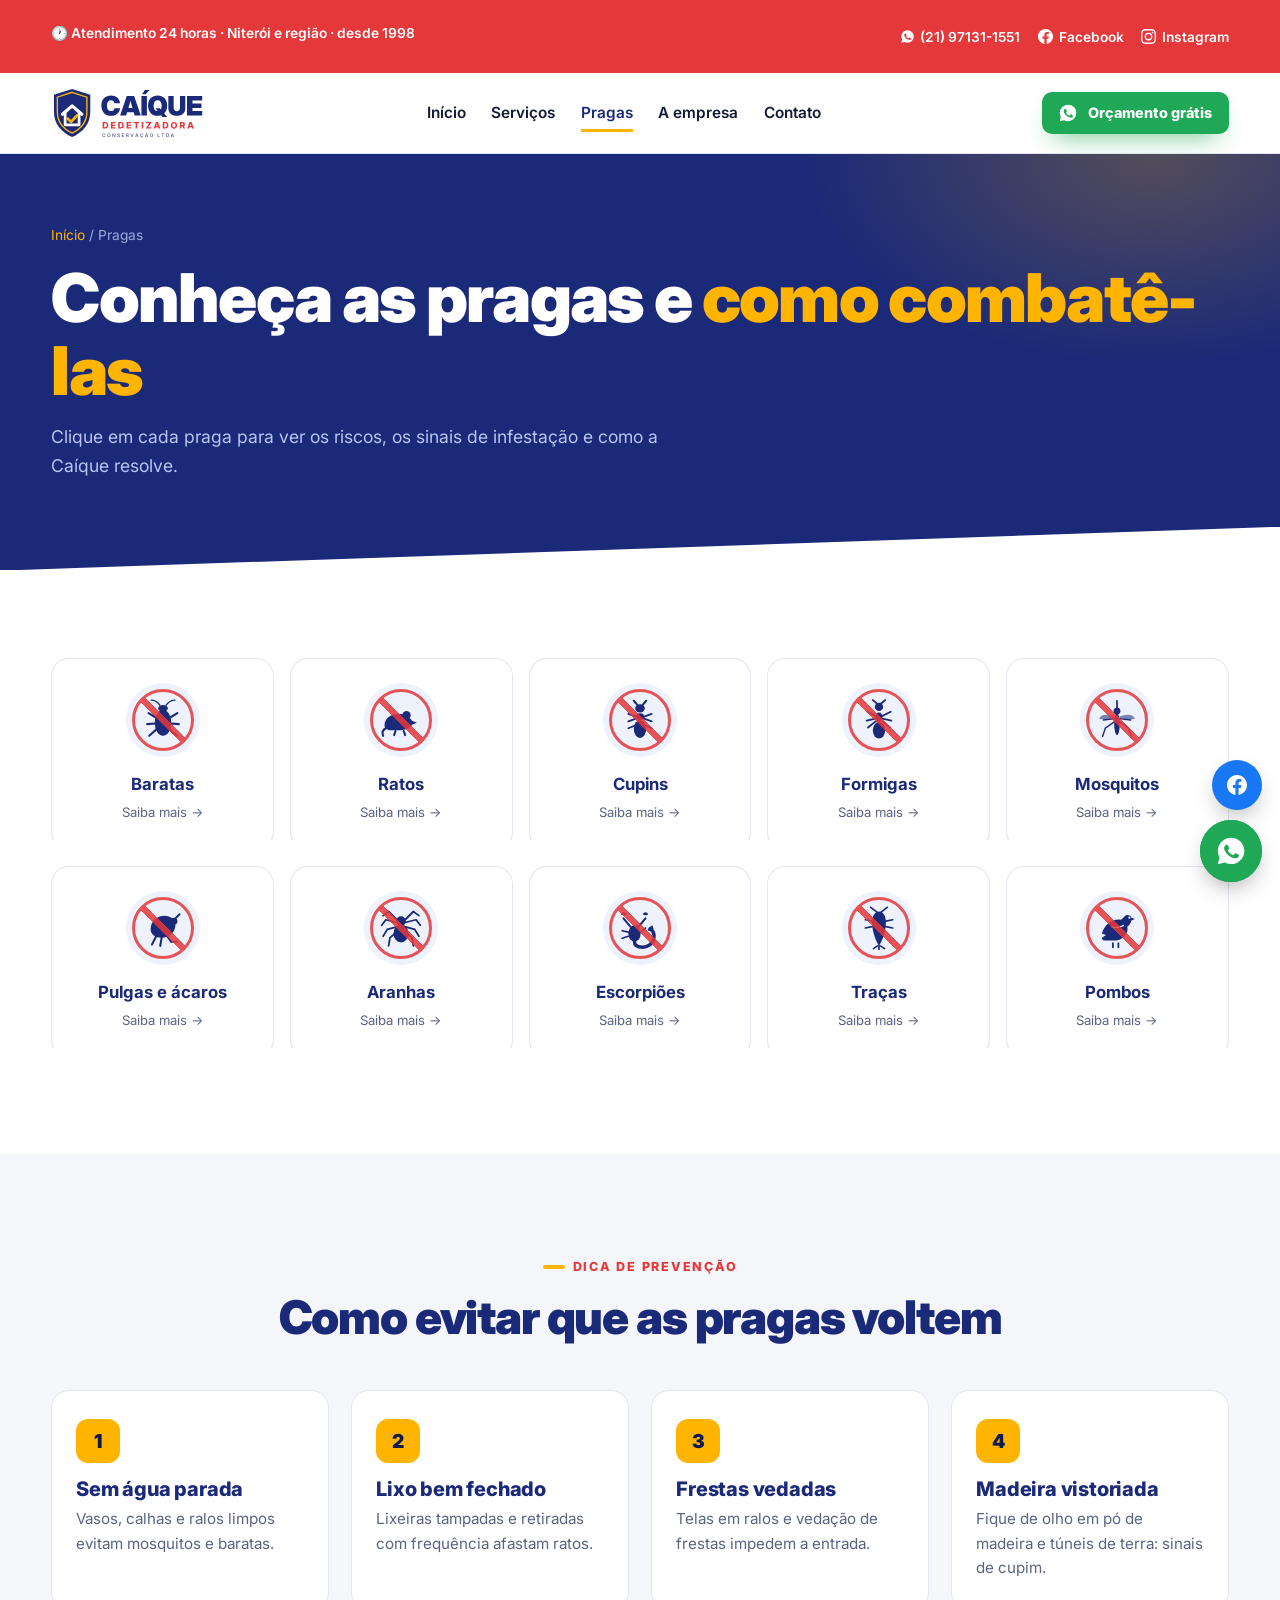
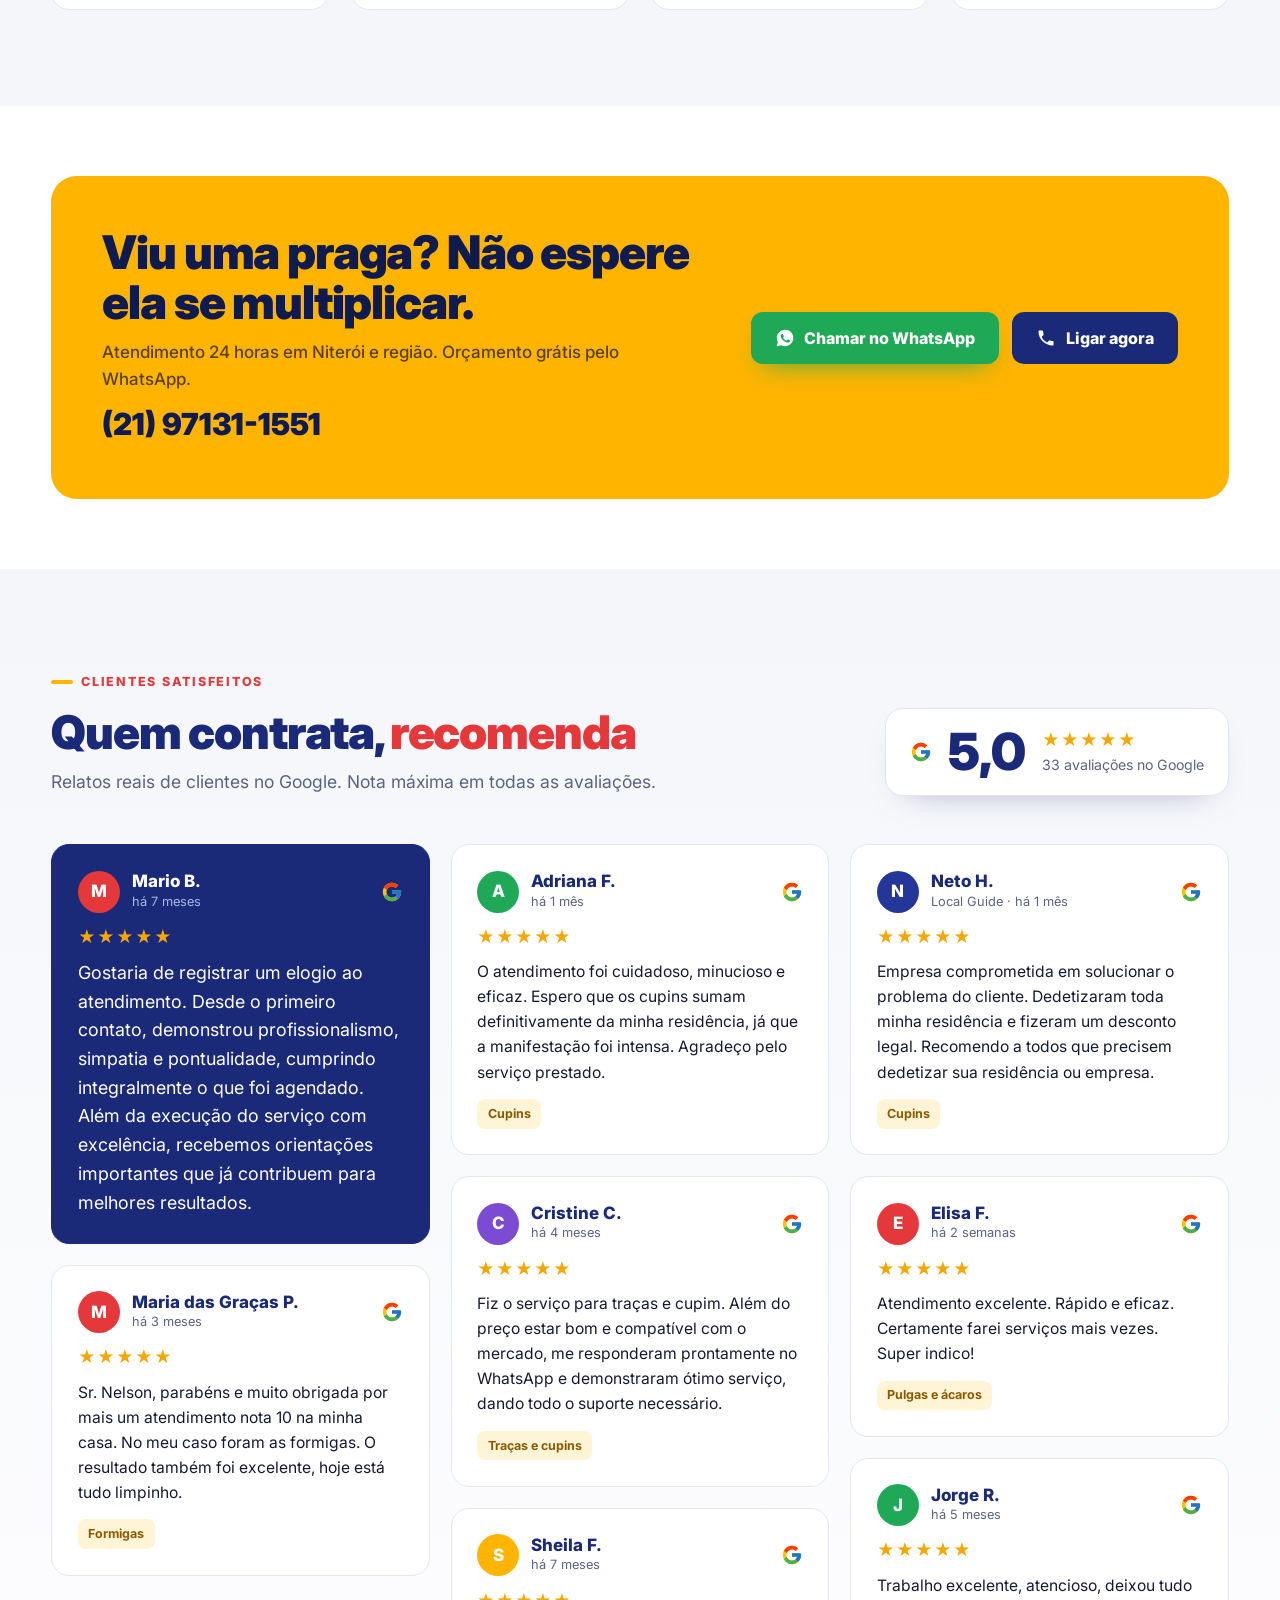
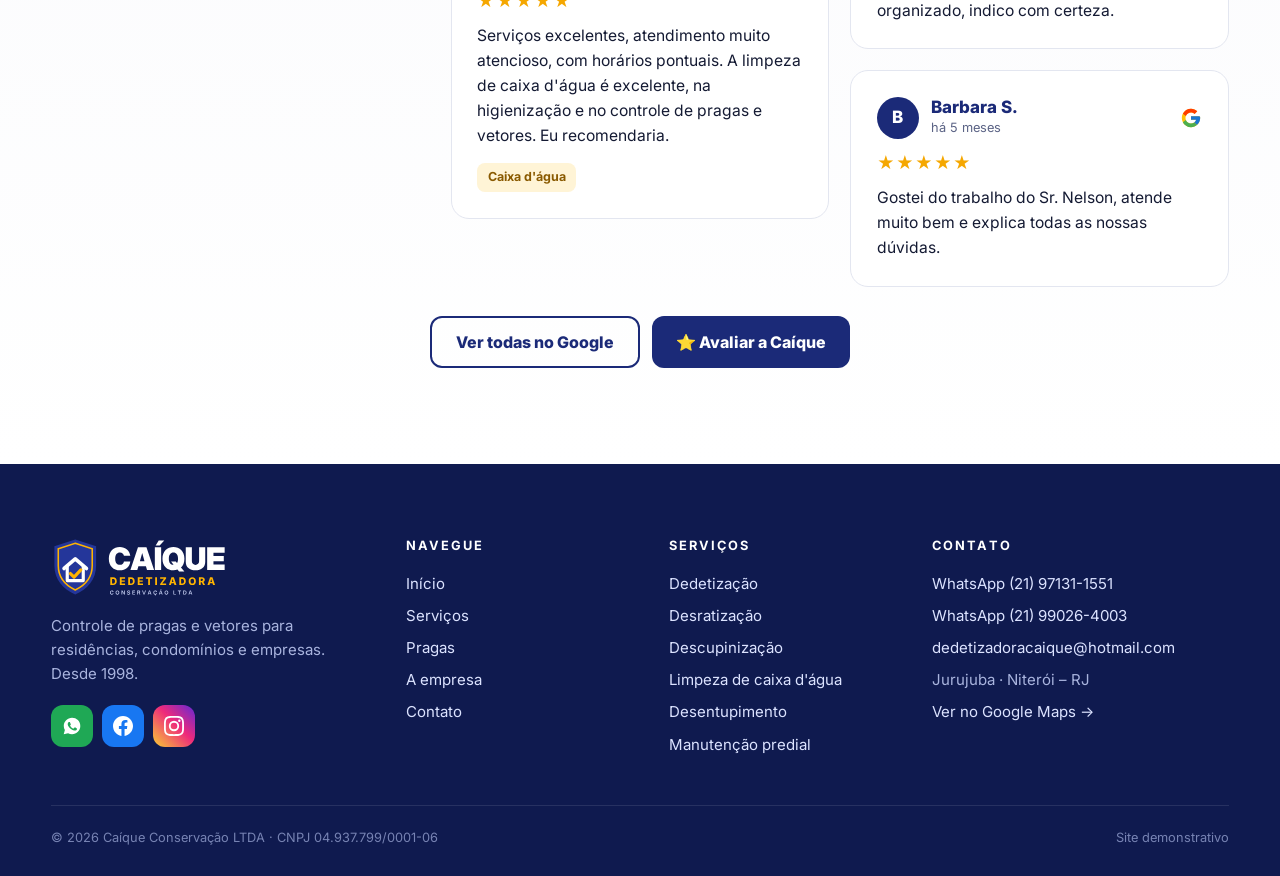
<file: pragas/index.html>
<!DOCTYPE html>
<html lang="pt-BR">
<head>
<meta charset="UTF-8"><meta name="viewport" content="width=device-width, initial-scale=1.0">
<title>Pragas · Caíque Dedetizadora – Baratas, Ratos, Cupins, Escorpiões e mais</title>
<meta name="description" content="Saiba os riscos e os sinais de infestação de baratas, ratos, cupins, formigas, mosquitos, pulgas, aranhas, escorpiões, traças e pombos.">
<meta property="og:title" content="Pragas · Caíque Dedetizadora – Baratas, Ratos, Cupins, Escorpiões e mais"><meta property="og:description" content="Saiba os riscos e os sinais de infestação de baratas, ratos, cupins, formigas, mosquitos, pulgas, aranhas, escorpiões, traças e pombos.">
<meta property="og:image" content="../img/equipe.jpg"><meta name="theme-color" content="#1b2a78">
<link rel="icon" type="image/svg+xml" href="../img/logo/icone.svg">
<link rel="preconnect" href="https://fonts.googleapis.com"><link rel="preconnect" href="https://fonts.gstatic.com" crossorigin>
<link href="https://fonts.googleapis.com/css2?family=Inter:wght@400;500;600;700;800;900&display=swap" rel="stylesheet">
<link rel="stylesheet" href="../assets/css/style.css">
<script type="application/ld+json">{"@context":"https://schema.org","@type":"PestControlService","name":"Caíque Dedetizadora","legalName":"Caíque Conservação LTDA","telephone":"+55 21 97131-1551","email":"dedetizadoracaique@hotmail.com","openingHours":"Mo-Su 00:00-23:59","address":{"@type":"PostalAddress","streetAddress":"Alameda Mal. Pessoa Leal, 59","addressLocality":"Niterói","addressRegion":"RJ","postalCode":"24370-255","addressCountry":"BR"},"aggregateRating":{"@type":"AggregateRating","ratingValue":"5.0","reviewCount":"33"},"sameAs":["https://www.facebook.com/caique.dedetizadoraeservicos/","https://www.instagram.com/caique_dedetizadora/"]}</script>
</head>
<body>
<svg width="0" height="0" style="position:absolute" aria-hidden="true"><defs>
<symbol id="i-wa" viewBox="0 0 24 24"><path d="M12.04 2C6.58 2 2.13 6.45 2.13 11.91c0 1.75.46 3.45 1.32 4.95L2.05 22l5.25-1.38a9.87 9.87 0 0 0 4.74 1.21h.01c5.46 0 9.91-4.45 9.91-9.91 0-2.65-1.03-5.14-2.9-7.01A9.82 9.82 0 0 0 12.04 2zm5.8 14.13c-.24.68-1.42 1.3-1.96 1.35-.5.05-.97.23-3.27-.68-2.76-1.09-4.5-3.92-4.64-4.1-.13-.18-1.1-1.47-1.1-2.81 0-1.33.7-1.99.95-2.26.25-.27.54-.34.72-.34h.52c.17 0 .39-.06.61.47.24.55.79 1.9.86 2.04.07.14.11.3.02.48-.09.18-.14.3-.27.46-.14.16-.29.36-.41.48-.14.14-.28.28-.12.56.16.27.71 1.17 1.52 1.9 1.05.93 1.93 1.22 2.2 1.36.27.14.43.11.59-.07.16-.18.68-.79.86-1.07.18-.27.36-.23.61-.14.25.09 1.58.75 1.85.88.27.14.45.2.52.32.07.11.07.66-.17 1.33z"/></symbol>
<symbol id="i-fb" viewBox="0 0 24 24"><path d="M24 12.07C24 5.4 18.63 0 12 0S0 5.4 0 12.07C0 18.1 4.39 23.1 10.13 24v-8.44H7.08v-3.49h3.05V9.41c0-3.02 1.79-4.69 4.53-4.69 1.31 0 2.68.24 2.68.24v2.97h-1.51c-1.49 0-1.96.93-1.96 1.89v2.25h3.33l-.53 3.49h-2.8V24C19.61 23.1 24 18.1 24 12.07z"/></symbol>
<symbol id="i-ig" viewBox="0 0 24 24"><path d="M12 2.2c3.2 0 3.6 0 4.8.1 3.3.1 4.8 1.7 4.9 4.9.1 1.3.1 1.6.1 4.8s0 3.6-.1 4.8c-.1 3.2-1.7 4.8-4.9 4.9-1.3.1-1.6.1-4.8.1s-3.6 0-4.8-.1c-3.3-.1-4.8-1.7-4.9-4.9C2.2 15.6 2.2 15.2 2.2 12s0-3.6.1-4.8C2.4 3.9 3.9 2.4 7.2 2.3 8.4 2.2 8.8 2.2 12 2.2zM12 0C8.7 0 8.3 0 7.1.1 2.7.3.3 2.7.1 7.1 0 8.3 0 8.7 0 12s0 3.7.1 4.9c.2 4.4 2.6 6.8 7 7 1.2.1 1.6.1 4.9.1s3.7 0 4.9-.1c4.4-.2 6.8-2.6 7-7 .1-1.2.1-1.6.1-4.9s0-3.7-.1-4.9c-.2-4.4-2.6-6.8-7-7C15.7 0 15.3 0 12 0zm0 5.8a6.2 6.2 0 1 0 0 12.4 6.2 6.2 0 0 0 0-12.4zM12 16a4 4 0 1 1 0-8 4 4 0 0 1 0 8zm6.4-11.8a1.4 1.4 0 1 0 0 2.9 1.4 1.4 0 0 0 0-2.9z"/></symbol>
<symbol id="i-phone" viewBox="0 0 24 24"><path d="M6.6 10.8a15.1 15.1 0 0 0 6.6 6.6l2.2-2.2a1 1 0 0 1 1-.25 11.4 11.4 0 0 0 3.6.57 1 1 0 0 1 1 1V20a1 1 0 0 1-1 1A17 17 0 0 1 3 4a1 1 0 0 1 1-1h3.5a1 1 0 0 1 1 1c0 1.25.2 2.45.57 3.57a1 1 0 0 1-.25 1z"/></symbol>
</defs></svg>

<div class="alert-bar"><div class="wrap">
  <span class="info">🕐 Atendimento 24 horas · Niterói e região · desde 1998</span>
  <span class="links">
    <a href="https://wa.me/5521971311551" target="_blank" rel="noopener"><svg aria-hidden="true"><use href="#i-wa"/></svg>(21) 97131-1551</a>
    <a href="https://www.facebook.com/caique.dedetizadoraeservicos/" target="_blank" rel="noopener" aria-label="Facebook"><svg aria-hidden="true"><use href="#i-fb"/></svg>Facebook</a>
    <a href="https://www.instagram.com/caique_dedetizadora/" target="_blank" rel="noopener" aria-label="Instagram"><svg aria-hidden="true"><use href="#i-ig"/></svg>Instagram</a>
  </span>
</div></div>
<header class="site"><div class="wrap nav">
  <a class="logo" href="../" aria-label="Caíque Dedetizadora – início"><img src="../img/logo/logo.svg" alt="Caíque Dedetizadora · Conservação LTDA" width="364" height="128"></a>
  <ul class="menu" id="menu"><li><a href="../">Início</a></li><li><a href="../servicos/">Serviços</a></li><li><a href="../pragas/" aria-current=page>Pragas</a></li><li><a href="../empresa/">A empresa</a></li><li><a href="../contato/">Contato</a></li></ul>
  <div class="nav-cta">
    <a class="btn btn-wa btn-sm" href="#" data-open="orcamento"><svg aria-hidden="true"><use href="#i-wa"/></svg><span>Orçamento grátis</span></a>
    <button class="burger" aria-label="Abrir menu" aria-controls="menu" aria-expanded="false"><svg viewBox="0 0 24 24" fill="none" stroke-width="2.2" stroke-linecap="round"><path d="M4 7h16M4 12h16M4 17h10"/></svg></button>
  </div>
</div></header>
<main>

<section class="page-hero"><div class="wrap"><div class="crumbs"><a href="../">Início</a> / Pragas</div>
  <h1>Conheça as pragas e <span class="hl">como combatê-las</span></h1>
  <p class="lead">Clique em cada praga para ver os riscos, os sinais de infestação e como a Caíque resolve.</p></div></section>
<section style="padding-top:40px"><div class="wrap"><div class="pests"><button class="pest reveal" data-pest="Baratas" data-svc="Desinsetização" data-risk="Transmitem bactérias e fungos para alimentos e utensílios, e podem provocar alergias." data-signs="Fezes escuras em cantos e gavetas, cheiro forte e baratas circulando à noite." data-how="Aplicação de gel e pulverização nos pontos de abrigo, como ralos, cozinha e caixas de gordura."><span class="pic"><svg viewBox="0 0 64 64"><ellipse cx="32" cy="36" rx="12" ry="19"/><ellipse cx="32" cy="15" rx="7" ry="5"/><path d="M28 11c-4-6-10-8-14-8M36 11c4-6 10-8 14-8" stroke="currentColor" stroke-width="2" fill="none" style="stroke:#1b2a78"/><path d="M21 28l-10-6M21 37l-12 1M22 46l-10 9M43 28l10-6M43 37l12 1M42 46l10 9" style="stroke:#1b2a78" stroke-width="3" stroke-linecap="round"/></svg></span><b>Baratas</b><span>Saiba mais →</span></button><button class="pest reveal" data-pest="Ratos" data-svc="Desratização" data-risk="Transmitem leptospirose e outras doenças, e roem fios, embalagens e estruturas." data-signs="Fezes pequenas, marcas de roedura, barulho no forro e trilhas de gordura nas paredes." data-how="Inspeção das entradas, iscas em porta-iscas fechados e orientação para evitar a volta dos roedores."><span class="pic"><svg viewBox="0 0 64 64"><path d="M8 40c0-10 9-17 21-17 9 0 15 4 19 10l7 3-7 3c-3 5-10 8-19 8H18c-6 0-10-3-10-7z"/><circle cx="40" cy="25" r="6"/><path d="M10 44c-4 2-6 6-4 11" style="stroke:#1b2a78" stroke-width="3" fill="none" stroke-linecap="round"/><path d="M24 48l-2 6M36 48l2 6" style="stroke:#1b2a78" stroke-width="3" stroke-linecap="round"/></svg></span><b>Ratos</b><span>Saiba mais →</span></button><button class="pest reveal" data-pest="Cupins" data-svc="Descupinização" data-risk="Destroem madeira de móveis, portas, telhados e estruturas, muitas vezes sem que ninguém perceba." data-signs="Pó de madeira (resíduos), túneis de terra nas paredes, revoadas e madeira oca." data-how="Inspeção e tratamento da madeira e dos focos, conforme o tipo de cupim encontrado."><span class="pic"><svg viewBox="0 0 64 64"><ellipse cx="32" cy="15" rx="7" ry="6"/><ellipse cx="32" cy="27" rx="6" ry="5"/><ellipse cx="32" cy="45" rx="9" ry="13"/><path d="M28 10l-5-6M36 10l5-6" style="stroke:#1b2a78" stroke-width="3" stroke-linecap="round"/><path d="M26 27l-11-4M26 30l-11 4M38 27l11-4M38 30l11 4M25 40l-10 4M39 40l10 4" style="stroke:#1b2a78" stroke-width="2.6" stroke-linecap="round"/></svg></span><b>Cupins</b><span>Saiba mais →</span></button><button class="pest reveal" data-pest="Formigas" data-svc="Desinsetização" data-risk="Contaminam alimentos e algumas espécies picam ou danificam a instalação elétrica." data-signs="Trilhas de formigas, montinhos de terra e formigas perto de açúcar e de tomadas." data-how="Iscas e tratamento dos ninhos e trilhas para eliminar a colônia, não só as que aparecem."><span class="pic"><svg viewBox="0 0 64 64"><circle cx="32" cy="13" r="6"/><ellipse cx="32" cy="28" rx="5" ry="7"/><ellipse cx="32" cy="47" rx="9" ry="12"/><path d="M29 8l-6-5M35 8l6-5M27 26l-12-6M27 30l-13 3M27 34l-11 9M37 26l12-6M37 30l13 3M37 34l11 9" style="stroke:#1b2a78" stroke-width="2.6" stroke-linecap="round"/></svg></span><b>Formigas</b><span>Saiba mais →</span></button><button class="pest reveal" data-pest="Mosquitos" data-svc="Desinsetização" data-risk="Transmitem dengue, zika e chikungunya." data-signs="Água parada, larvas em vasos, ralos e calhas, e picadas frequentes." data-how="Tratamento dos focos e orientação para eliminar criadouros no imóvel."><span class="pic"><svg viewBox="0 0 64 64"><ellipse cx="32" cy="38" rx="4" ry="16"/><circle cx="32" cy="19" r="5"/><path d="M32 14V4" style="stroke:#1b2a78" stroke-width="2.5" stroke-linecap="round"/><path d="M30 28C18 22 8 24 6 30c8 2 16 1 24-2zM34 28c12-6 22-4 24 2-8 2-16 1-24-2z" opacity=".55"/><path d="M29 34l-14 10-4 12M35 34l14 10 4 12M29 30L12 32M35 30l17 2" style="stroke:#1b2a78" stroke-width="2" stroke-linecap="round" fill="none"/></svg></span><b>Mosquitos</b><span>Saiba mais →</span></button><button class="pest reveal" data-pest="Pulgas e ácaros" data-svc="Desinsetização" data-risk="Causam coceira e alergias em pessoas e pets." data-signs="Picadas nas pernas, pets se coçando, pontinhos escuros em tapetes e camas." data-how="Tratamento dos ambientes, com orientação para tratar os pets junto com o veterinário."><span class="pic"><svg viewBox="0 0 64 64"><path d="M14 34c0-12 9-20 20-20 9 0 16 6 16 14 0 10-9 18-20 18-9 0-16-5-16-12z"/><circle cx="48" cy="22" r="5"/><path d="M50 18l6-6M22 44l-6 12M30 46l-2 12M38 44l6 8 8 0" style="stroke:#1b2a78" stroke-width="3" stroke-linecap="round" fill="none"/></svg></span><b>Pulgas e ácaros</b><span>Saiba mais →</span></button><button class="pest reveal" data-pest="Aranhas" data-svc="Desinsetização" data-risk="Algumas espécies, como a marrom, têm picada perigosa." data-signs="Teias em cantos, atrás de móveis e em áreas pouco usadas." data-how="Pulverização nos pontos de abrigo e controle dos insetos que servem de alimento para elas."><span class="pic"><svg viewBox="0 0 64 64"><circle cx="32" cy="22" r="7"/><ellipse cx="32" cy="40" rx="11" ry="13"/><path d="M26 20L14 8 6 14M26 24L10 20 4 28M27 30L12 34 6 44M28 36L16 46 14 58M38 20l12-12 8 6M38 24l16-4 6 8M37 30l15 4 6 10M36 36l12 10 2 12" style="stroke:#1b2a78" stroke-width="2.6" stroke-linecap="round" stroke-linejoin="round" fill="none"/></svg></span><b>Aranhas</b><span>Saiba mais →</span></button><button class="pest reveal" data-pest="Escorpiões" data-svc="Desinsetização" data-risk="A picada é perigosa, principalmente para crianças e idosos." data-signs="Aparecem à noite em ralos, entulhos, frestas e caixas de passagem." data-how="Inspeção, tratamento dos abrigos e orientação para vedar ralos e frestas."><span class="pic"><svg viewBox="0 0 64 64"><ellipse cx="24" cy="40" rx="9" ry="12"/><path d="M24 52c0 6 6 8 12 8s14-4 16-12-2-14-6-14" style="stroke:#1b2a78" stroke-width="5" stroke-linecap="round" fill="none"/><path d="M44 32l6-4 2 6z"/><path d="M18 30L8 18M30 30l10-12" style="stroke:#1b2a78" stroke-width="3" stroke-linecap="round"/><path d="M4 12c2-4 6-4 8 0-2 2-6 2-8 0zM36 12c2-4 6-4 8 0-2 2-6 2-8 0z"/><path d="M15 38l-9-2M15 44l-9 3M33 38l7-6" style="stroke:#1b2a78" stroke-width="2.4" stroke-linecap="round"/></svg></span><b>Escorpiões</b><span>Saiba mais →</span></button><button class="pest reveal" data-pest="Traças" data-svc="Desinsetização" data-risk="Danificam roupas, livros, papéis e documentos." data-signs="Furos em tecidos e papéis e pequenos insetos prateados em armários." data-how="Tratamento de armários, estantes e ambientes úmidos."><span class="pic"><svg viewBox="0 0 64 64"><path d="M32 8c6 0 10 6 10 16 0 14-6 28-10 34-4-6-10-20-10-34 0-10 4-16 10-16z"/><path d="M29 9L20 2M35 9l9-7M30 58l-6 4M34 58l6 4M32 58v5" style="stroke:#1b2a78" stroke-width="2.4" stroke-linecap="round"/><path d="M22 22l-10-2M22 30l-10 2M42 22l10-2M42 30l10 2" style="stroke:#1b2a78" stroke-width="2.4" stroke-linecap="round"/></svg></span><b>Traças</b><span>Saiba mais →</span></button><button class="pest reveal" data-pest="Pombos" data-svc="Controle de pombos" data-risk="As fezes transmitem doenças e danificam telhados e calhas." data-signs="Pombos pousando no telhado, ninhos e acúmulo de fezes em beirais." data-how="Afastamento com métodos permitidos por lei, já que pombos não podem ser exterminados."><span class="pic"><svg viewBox="0 0 64 64"><path d="M10 40c4-14 16-22 28-20l6-6c4-2 8 0 9 3l5 2-5 2c-1 4-3 7-6 9 2 8-4 18-16 20H14c-2 0-4-2-4-4l6-4z"/><path d="M24 30c6 2 12 2 18-2" style="stroke:#fff" stroke-width="2" fill="none"/><circle cx="50" cy="17" r="1.6" fill="#fff"/><path d="M26 54v6M34 54v6" style="stroke:#1b2a78" stroke-width="2.6" stroke-linecap="round"/></svg></span><b>Pombos</b><span>Saiba mais →</span></button></div></div></section>
<section class="extra"><div class="wrap center reveal">
  <div class="tag">Dica de prevenção</div><h2>Como evitar que as pragas voltem</h2>
  <div class="steps" style="text-align:left">
    <div class="step"><h3>Sem água parada</h3><p>Vasos, calhas e ralos limpos evitam mosquitos e baratas.</p></div>
    <div class="step"><h3>Lixo bem fechado</h3><p>Lixeiras tampadas e retiradas com frequência afastam ratos.</p></div>
    <div class="step"><h3>Frestas vedadas</h3><p>Telas em ralos e vedação de frestas impedem a entrada.</p></div>
    <div class="step"><h3>Madeira vistoriada</h3><p>Fique de olho em pó de madeira e túneis de terra: sinais de cupim.</p></div>
  </div>
</div></section>

<section style="padding:70px 0"><div class="wrap"><div class="cta-band reveal">
  <div><h2>Viu uma praga? Não espere ela se multiplicar.</h2><p>Atendimento 24 horas em Niterói e região. Orçamento grátis pelo WhatsApp.</p>
    <a class="phone" href="https://wa.me/5521971311551" target="_blank" rel="noopener">(21) 97131-1551</a></div>
  <div class="cta-row"><a class="btn btn-wa" href="https://wa.me/5521971311551?text=Ol%C3%A1!%20Vim%20pelo%20site%20da%20Ca%C3%ADque%20Dedetizadora%20e%20gostaria%20de%20um%20or%C3%A7amento." target="_blank" rel="noopener"><svg aria-hidden="true"><use href="#i-wa"/></svg>Chamar no WhatsApp</a><a class="btn btn-navy" href="tel:+5521971311551"><svg aria-hidden="true"><use href="#i-phone"/></svg>Ligar agora</a></div>
</div></div></section>

<section class="reviews" id="avaliacoes"><div class="wrap">
  <div class="rv-head reveal"><div><div class="tag">Clientes satisfeitos</div><h2>Quem contrata, <span class="hl">recomenda</span></h2>
    <p class="lead">Relatos reais de clientes no Google. Nota máxima em todas as avaliações.</p></div>
    <div class="rv-score"><svg class="g-logo" viewBox="0 0 48 48" aria-label="Google"><path fill="#FFC107" d="M43.6 20.5H42V20H24v8h11.3C33.7 32.7 29.2 36 24 36c-6.6 0-12-5.4-12-12s5.4-12 12-12c3.1 0 5.8 1.2 7.9 3.1l5.7-5.7C34 6.1 29.3 4 24 4 12.9 4 4 12.9 4 24s8.9 20 20 20 20-8.9 20-20c0-1.3-.1-2.4-.4-3.5z"/><path fill="#FF3D00" d="M6.3 14.7l6.6 4.8C14.7 15.1 19 12 24 12c3.1 0 5.8 1.2 7.9 3.1l5.7-5.7C34 6.1 29.3 4 24 4 16.3 4 9.7 8.3 6.3 14.7z"/><path fill="#4CAF50" d="M24 44c5.2 0 9.9-2 13.4-5.2l-6.2-5.2C29.2 35.1 26.7 36 24 36c-5.2 0-9.6-3.3-11.3-7.9l-6.5 5C9.5 39.6 16.2 44 24 44z"/><path fill="#1976D2" d="M43.6 20.5H42V20H24v8h11.3c-.8 2.2-2.2 4.2-4.1 5.6l6.2 5.2C37 39.2 44 34 44 24c0-1.3-.1-2.4-.4-3.5z"/></svg><span class="big">5,0</span><div><span class="stars">★★★★★</span><small>33 avaliações no Google</small></div></div></div>
  <div class="rv-grid"><article class="rv reveal feature"><div class="rv-top"><span class="avatar" style="background:#e5383b">M</span><div><div class="rv-name">Mario B.</div><div class="rv-meta">há 7 meses</div></div><svg class="g-logo" viewBox="0 0 48 48" aria-label="Google"><path fill="#FFC107" d="M43.6 20.5H42V20H24v8h11.3C33.7 32.7 29.2 36 24 36c-6.6 0-12-5.4-12-12s5.4-12 12-12c3.1 0 5.8 1.2 7.9 3.1l5.7-5.7C34 6.1 29.3 4 24 4 12.9 4 4 12.9 4 24s8.9 20 20 20 20-8.9 20-20c0-1.3-.1-2.4-.4-3.5z"/><path fill="#FF3D00" d="M6.3 14.7l6.6 4.8C14.7 15.1 19 12 24 12c3.1 0 5.8 1.2 7.9 3.1l5.7-5.7C34 6.1 29.3 4 24 4 16.3 4 9.7 8.3 6.3 14.7z"/><path fill="#4CAF50" d="M24 44c5.2 0 9.9-2 13.4-5.2l-6.2-5.2C29.2 35.1 26.7 36 24 36c-5.2 0-9.6-3.3-11.3-7.9l-6.5 5C9.5 39.6 16.2 44 24 44z"/><path fill="#1976D2" d="M43.6 20.5H42V20H24v8h11.3c-.8 2.2-2.2 4.2-4.1 5.6l6.2 5.2C37 39.2 44 34 44 24c0-1.3-.1-2.4-.4-3.5z"/></svg></div>
<div class="stars">★★★★★</div><p>Gostaria de registrar um elogio ao atendimento. Desde o primeiro contato, demonstrou profissionalismo, simpatia e pontualidade, cumprindo integralmente o que foi agendado. Além da execução do serviço com excelência, recebemos orientações importantes que já contribuem para melhores resultados.</p></article><article class="rv reveal"><div class="rv-top"><span class="avatar" style="background:#e5383b">M</span><div><div class="rv-name">Maria das Graças P.</div><div class="rv-meta">há 3 meses</div></div><svg class="g-logo" viewBox="0 0 48 48" aria-label="Google"><path fill="#FFC107" d="M43.6 20.5H42V20H24v8h11.3C33.7 32.7 29.2 36 24 36c-6.6 0-12-5.4-12-12s5.4-12 12-12c3.1 0 5.8 1.2 7.9 3.1l5.7-5.7C34 6.1 29.3 4 24 4 12.9 4 4 12.9 4 24s8.9 20 20 20 20-8.9 20-20c0-1.3-.1-2.4-.4-3.5z"/><path fill="#FF3D00" d="M6.3 14.7l6.6 4.8C14.7 15.1 19 12 24 12c3.1 0 5.8 1.2 7.9 3.1l5.7-5.7C34 6.1 29.3 4 24 4 16.3 4 9.7 8.3 6.3 14.7z"/><path fill="#4CAF50" d="M24 44c5.2 0 9.9-2 13.4-5.2l-6.2-5.2C29.2 35.1 26.7 36 24 36c-5.2 0-9.6-3.3-11.3-7.9l-6.5 5C9.5 39.6 16.2 44 24 44z"/><path fill="#1976D2" d="M43.6 20.5H42V20H24v8h11.3c-.8 2.2-2.2 4.2-4.1 5.6l6.2 5.2C37 39.2 44 34 44 24c0-1.3-.1-2.4-.4-3.5z"/></svg></div>
<div class="stars">★★★★★</div><p>Sr. Nelson, parabéns e muito obrigada por mais um atendimento nota 10 na minha casa. No meu caso foram as formigas. O resultado também foi excelente, hoje está tudo limpinho.</p><span class="svc-tag">Formigas</span></article><article class="rv reveal"><div class="rv-top"><span class="avatar" style="background:#1fa855">A</span><div><div class="rv-name">Adriana F.</div><div class="rv-meta">há 1 mês</div></div><svg class="g-logo" viewBox="0 0 48 48" aria-label="Google"><path fill="#FFC107" d="M43.6 20.5H42V20H24v8h11.3C33.7 32.7 29.2 36 24 36c-6.6 0-12-5.4-12-12s5.4-12 12-12c3.1 0 5.8 1.2 7.9 3.1l5.7-5.7C34 6.1 29.3 4 24 4 12.9 4 4 12.9 4 24s8.9 20 20 20 20-8.9 20-20c0-1.3-.1-2.4-.4-3.5z"/><path fill="#FF3D00" d="M6.3 14.7l6.6 4.8C14.7 15.1 19 12 24 12c3.1 0 5.8 1.2 7.9 3.1l5.7-5.7C34 6.1 29.3 4 24 4 16.3 4 9.7 8.3 6.3 14.7z"/><path fill="#4CAF50" d="M24 44c5.2 0 9.9-2 13.4-5.2l-6.2-5.2C29.2 35.1 26.7 36 24 36c-5.2 0-9.6-3.3-11.3-7.9l-6.5 5C9.5 39.6 16.2 44 24 44z"/><path fill="#1976D2" d="M43.6 20.5H42V20H24v8h11.3c-.8 2.2-2.2 4.2-4.1 5.6l6.2 5.2C37 39.2 44 34 44 24c0-1.3-.1-2.4-.4-3.5z"/></svg></div>
<div class="stars">★★★★★</div><p>O atendimento foi cuidadoso, minucioso e eficaz. Espero que os cupins sumam definitivamente da minha residência, já que a manifestação foi intensa. Agradeço pelo serviço prestado.</p><span class="svc-tag">Cupins</span></article><article class="rv reveal"><div class="rv-top"><span class="avatar" style="background:#7b4bd1">C</span><div><div class="rv-name">Cristine C.</div><div class="rv-meta">há 4 meses</div></div><svg class="g-logo" viewBox="0 0 48 48" aria-label="Google"><path fill="#FFC107" d="M43.6 20.5H42V20H24v8h11.3C33.7 32.7 29.2 36 24 36c-6.6 0-12-5.4-12-12s5.4-12 12-12c3.1 0 5.8 1.2 7.9 3.1l5.7-5.7C34 6.1 29.3 4 24 4 12.9 4 4 12.9 4 24s8.9 20 20 20 20-8.9 20-20c0-1.3-.1-2.4-.4-3.5z"/><path fill="#FF3D00" d="M6.3 14.7l6.6 4.8C14.7 15.1 19 12 24 12c3.1 0 5.8 1.2 7.9 3.1l5.7-5.7C34 6.1 29.3 4 24 4 16.3 4 9.7 8.3 6.3 14.7z"/><path fill="#4CAF50" d="M24 44c5.2 0 9.9-2 13.4-5.2l-6.2-5.2C29.2 35.1 26.7 36 24 36c-5.2 0-9.6-3.3-11.3-7.9l-6.5 5C9.5 39.6 16.2 44 24 44z"/><path fill="#1976D2" d="M43.6 20.5H42V20H24v8h11.3c-.8 2.2-2.2 4.2-4.1 5.6l6.2 5.2C37 39.2 44 34 44 24c0-1.3-.1-2.4-.4-3.5z"/></svg></div>
<div class="stars">★★★★★</div><p>Fiz o serviço para traças e cupim. Além do preço estar bom e compatível com o mercado, me responderam prontamente no WhatsApp e demonstraram ótimo serviço, dando todo o suporte necessário.</p><span class="svc-tag">Traças e cupins</span></article><article class="rv reveal"><div class="rv-top"><span class="avatar" style="background:#ffb400">S</span><div><div class="rv-name">Sheila F.</div><div class="rv-meta">há 7 meses</div></div><svg class="g-logo" viewBox="0 0 48 48" aria-label="Google"><path fill="#FFC107" d="M43.6 20.5H42V20H24v8h11.3C33.7 32.7 29.2 36 24 36c-6.6 0-12-5.4-12-12s5.4-12 12-12c3.1 0 5.8 1.2 7.9 3.1l5.7-5.7C34 6.1 29.3 4 24 4 12.9 4 4 12.9 4 24s8.9 20 20 20 20-8.9 20-20c0-1.3-.1-2.4-.4-3.5z"/><path fill="#FF3D00" d="M6.3 14.7l6.6 4.8C14.7 15.1 19 12 24 12c3.1 0 5.8 1.2 7.9 3.1l5.7-5.7C34 6.1 29.3 4 24 4 16.3 4 9.7 8.3 6.3 14.7z"/><path fill="#4CAF50" d="M24 44c5.2 0 9.9-2 13.4-5.2l-6.2-5.2C29.2 35.1 26.7 36 24 36c-5.2 0-9.6-3.3-11.3-7.9l-6.5 5C9.5 39.6 16.2 44 24 44z"/><path fill="#1976D2" d="M43.6 20.5H42V20H24v8h11.3c-.8 2.2-2.2 4.2-4.1 5.6l6.2 5.2C37 39.2 44 34 44 24c0-1.3-.1-2.4-.4-3.5z"/></svg></div>
<div class="stars">★★★★★</div><p>Serviços excelentes, atendimento muito atencioso, com horários pontuais. A limpeza de caixa d'água é excelente, na higienização e no controle de pragas e vetores. Eu recomendaria.</p><span class="svc-tag">Caixa d'água</span></article><article class="rv reveal"><div class="rv-top"><span class="avatar" style="background:#24369a">N</span><div><div class="rv-name">Neto H.</div><div class="rv-meta">Local Guide · há 1 mês</div></div><svg class="g-logo" viewBox="0 0 48 48" aria-label="Google"><path fill="#FFC107" d="M43.6 20.5H42V20H24v8h11.3C33.7 32.7 29.2 36 24 36c-6.6 0-12-5.4-12-12s5.4-12 12-12c3.1 0 5.8 1.2 7.9 3.1l5.7-5.7C34 6.1 29.3 4 24 4 12.9 4 4 12.9 4 24s8.9 20 20 20 20-8.9 20-20c0-1.3-.1-2.4-.4-3.5z"/><path fill="#FF3D00" d="M6.3 14.7l6.6 4.8C14.7 15.1 19 12 24 12c3.1 0 5.8 1.2 7.9 3.1l5.7-5.7C34 6.1 29.3 4 24 4 16.3 4 9.7 8.3 6.3 14.7z"/><path fill="#4CAF50" d="M24 44c5.2 0 9.9-2 13.4-5.2l-6.2-5.2C29.2 35.1 26.7 36 24 36c-5.2 0-9.6-3.3-11.3-7.9l-6.5 5C9.5 39.6 16.2 44 24 44z"/><path fill="#1976D2" d="M43.6 20.5H42V20H24v8h11.3c-.8 2.2-2.2 4.2-4.1 5.6l6.2 5.2C37 39.2 44 34 44 24c0-1.3-.1-2.4-.4-3.5z"/></svg></div>
<div class="stars">★★★★★</div><p>Empresa comprometida em solucionar o problema do cliente. Dedetizaram toda minha residência e fizeram um desconto legal. Recomendo a todos que precisem dedetizar sua residência ou empresa.</p><span class="svc-tag">Cupins</span></article><article class="rv reveal"><div class="rv-top"><span class="avatar" style="background:#e5383b">E</span><div><div class="rv-name">Elisa F.</div><div class="rv-meta">há 2 semanas</div></div><svg class="g-logo" viewBox="0 0 48 48" aria-label="Google"><path fill="#FFC107" d="M43.6 20.5H42V20H24v8h11.3C33.7 32.7 29.2 36 24 36c-6.6 0-12-5.4-12-12s5.4-12 12-12c3.1 0 5.8 1.2 7.9 3.1l5.7-5.7C34 6.1 29.3 4 24 4 12.9 4 4 12.9 4 24s8.9 20 20 20 20-8.9 20-20c0-1.3-.1-2.4-.4-3.5z"/><path fill="#FF3D00" d="M6.3 14.7l6.6 4.8C14.7 15.1 19 12 24 12c3.1 0 5.8 1.2 7.9 3.1l5.7-5.7C34 6.1 29.3 4 24 4 16.3 4 9.7 8.3 6.3 14.7z"/><path fill="#4CAF50" d="M24 44c5.2 0 9.9-2 13.4-5.2l-6.2-5.2C29.2 35.1 26.7 36 24 36c-5.2 0-9.6-3.3-11.3-7.9l-6.5 5C9.5 39.6 16.2 44 24 44z"/><path fill="#1976D2" d="M43.6 20.5H42V20H24v8h11.3c-.8 2.2-2.2 4.2-4.1 5.6l6.2 5.2C37 39.2 44 34 44 24c0-1.3-.1-2.4-.4-3.5z"/></svg></div>
<div class="stars">★★★★★</div><p>Atendimento excelente. Rápido e eficaz. Certamente farei serviços mais vezes. Super indico!</p><span class="svc-tag">Pulgas e ácaros</span></article><article class="rv reveal"><div class="rv-top"><span class="avatar" style="background:#1fa855">J</span><div><div class="rv-name">Jorge R.</div><div class="rv-meta">há 5 meses</div></div><svg class="g-logo" viewBox="0 0 48 48" aria-label="Google"><path fill="#FFC107" d="M43.6 20.5H42V20H24v8h11.3C33.7 32.7 29.2 36 24 36c-6.6 0-12-5.4-12-12s5.4-12 12-12c3.1 0 5.8 1.2 7.9 3.1l5.7-5.7C34 6.1 29.3 4 24 4 12.9 4 4 12.9 4 24s8.9 20 20 20 20-8.9 20-20c0-1.3-.1-2.4-.4-3.5z"/><path fill="#FF3D00" d="M6.3 14.7l6.6 4.8C14.7 15.1 19 12 24 12c3.1 0 5.8 1.2 7.9 3.1l5.7-5.7C34 6.1 29.3 4 24 4 16.3 4 9.7 8.3 6.3 14.7z"/><path fill="#4CAF50" d="M24 44c5.2 0 9.9-2 13.4-5.2l-6.2-5.2C29.2 35.1 26.7 36 24 36c-5.2 0-9.6-3.3-11.3-7.9l-6.5 5C9.5 39.6 16.2 44 24 44z"/><path fill="#1976D2" d="M43.6 20.5H42V20H24v8h11.3c-.8 2.2-2.2 4.2-4.1 5.6l6.2 5.2C37 39.2 44 34 44 24c0-1.3-.1-2.4-.4-3.5z"/></svg></div>
<div class="stars">★★★★★</div><p>Trabalho excelente, atencioso, deixou tudo organizado, indico com certeza.</p></article><article class="rv reveal"><div class="rv-top"><span class="avatar" style="background:#1b2a78">B</span><div><div class="rv-name">Barbara S.</div><div class="rv-meta">há 5 meses</div></div><svg class="g-logo" viewBox="0 0 48 48" aria-label="Google"><path fill="#FFC107" d="M43.6 20.5H42V20H24v8h11.3C33.7 32.7 29.2 36 24 36c-6.6 0-12-5.4-12-12s5.4-12 12-12c3.1 0 5.8 1.2 7.9 3.1l5.7-5.7C34 6.1 29.3 4 24 4 12.9 4 4 12.9 4 24s8.9 20 20 20 20-8.9 20-20c0-1.3-.1-2.4-.4-3.5z"/><path fill="#FF3D00" d="M6.3 14.7l6.6 4.8C14.7 15.1 19 12 24 12c3.1 0 5.8 1.2 7.9 3.1l5.7-5.7C34 6.1 29.3 4 24 4 16.3 4 9.7 8.3 6.3 14.7z"/><path fill="#4CAF50" d="M24 44c5.2 0 9.9-2 13.4-5.2l-6.2-5.2C29.2 35.1 26.7 36 24 36c-5.2 0-9.6-3.3-11.3-7.9l-6.5 5C9.5 39.6 16.2 44 24 44z"/><path fill="#1976D2" d="M43.6 20.5H42V20H24v8h11.3c-.8 2.2-2.2 4.2-4.1 5.6l6.2 5.2C37 39.2 44 34 44 24c0-1.3-.1-2.4-.4-3.5z"/></svg></div>
<div class="stars">★★★★★</div><p>Gostei do trabalho do Sr. Nelson, atende muito bem e explica todas as nossas dúvidas.</p></article></div>
  <div class="rv-cta reveal"><a class="btn btn-line" href="https://www.google.com/maps?cid=8247347663629039501" target="_blank" rel="noopener">Ver todas no Google</a><a class="btn btn-navy" href="https://www.google.com/maps?cid=8247347663629039501" target="_blank" rel="noopener">⭐ Avaliar a Caíque</a></div>
</div></section>
</main>

<footer class="site"><div class="wrap">
  <div class="foot-grid">
    <div><img src="../img/logo/logo-branco.svg" alt="Caíque Dedetizadora" style="height:62px;width:auto;margin-bottom:1rem">
      <p style="margin-bottom:1.2rem">Controle de pragas e vetores para residências, condomínios e empresas. Desde 1998.</p>
      <div class="socials"><a class="soc wa" href="https://wa.me/5521971311551?text=Ol%C3%A1!%20Vim%20pelo%20site%20da%20Ca%C3%ADque%20Dedetizadora%20e%20gostaria%20de%20um%20or%C3%A7amento." target="_blank" rel="noopener" aria-label="WhatsApp"><svg aria-hidden="true"><use href="#i-wa"/></svg></a><a class="soc fb" href="https://www.facebook.com/caique.dedetizadoraeservicos/" target="_blank" rel="noopener" aria-label="Facebook"><svg aria-hidden="true"><use href="#i-fb"/></svg></a><a class="soc ig" href="https://www.instagram.com/caique_dedetizadora/" target="_blank" rel="noopener" aria-label="Instagram"><svg aria-hidden="true"><use href="#i-ig"/></svg></a></div></div>
    <div><h4>Navegue</h4><ul><li><a href="../">Início</a></li><li><a href="../servicos/">Serviços</a></li><li><a href="../pragas/">Pragas</a></li><li><a href="../empresa/">A empresa</a></li><li><a href="../contato/">Contato</a></li></ul></div>
    <div><h4>Serviços</h4><ul>
      <li><a href="../servicos/#dedetizacao">Dedetização</a></li><li><a href="../servicos/#desratizacao">Desratização</a></li>
      <li><a href="../servicos/#descupinizacao">Descupinização</a></li><li><a href="../servicos/#caixa-dagua">Limpeza de caixa d'água</a></li>
      <li><a href="../servicos/#desentupimento">Desentupimento</a></li><li><a href="../servicos/#manutencao">Manutenção predial</a></li></ul></div>
    <div><h4>Contato</h4><ul>
      <li><a href="https://wa.me/5521971311551" target="_blank" rel="noopener">WhatsApp (21) 97131-1551</a></li>
      <li><a href="https://wa.me/5521990264003" target="_blank" rel="noopener">WhatsApp (21) 99026-4003</a></li>
      <li><a href="mailto:dedetizadoracaique@hotmail.com">dedetizadoracaique@hotmail.com</a></li>
      <li>Jurujuba · Niterói – RJ</li><li><a href="https://www.google.com/maps?cid=8247347663629039501" target="_blank" rel="noopener">Ver no Google Maps →</a></li></ul></div>
  </div>
  <div class="foot-bottom"><span>© <span id="ano">2026</span> Caíque Conservação LTDA · CNPJ 04.937.799/0001-06</span><span>Site demonstrativo</span></div>
</div></footer>

<div class="float-wa">
  <a class="soc fb fbf" href="https://www.facebook.com/caique.dedetizadoraeservicos/" target="_blank" rel="noopener" aria-label="Facebook"><svg aria-hidden="true"><use href="#i-fb"/></svg></a>
  <a class="soc wa main" href="https://wa.me/5521971311551?text=Ol%C3%A1!%20Vim%20pelo%20site%20da%20Ca%C3%ADque%20Dedetizadora%20e%20gostaria%20de%20um%20or%C3%A7amento." target="_blank" rel="noopener" aria-label="Falar no WhatsApp"><svg aria-hidden="true"><use href="#i-wa"/></svg><span class="bubble">Viu alguma praga? Chama no WhatsApp! 🛡️</span></a>
</div>
<div class="mbar"><a class="call" href="tel:+5521971311551"><svg aria-hidden="true"><use href="#i-phone"/></svg>Ligar</a><a class="w" href="https://wa.me/5521971311551?text=Ol%C3%A1!%20Vim%20pelo%20site%20da%20Ca%C3%ADque%20Dedetizadora%20e%20gostaria%20de%20um%20or%C3%A7amento." target="_blank" rel="noopener"><svg aria-hidden="true"><use href="#i-wa"/></svg>WhatsApp</a></div>

<div class="modal" id="orcamento" role="dialog" aria-modal="true" aria-labelledby="orc-t"><div class="modal-box">
  <button class="modal-close" aria-label="Fechar">×</button>
  <div class="tag">Orçamento grátis</div>
  <h3 id="orc-t">Conte o que está acontecendo</h3>
  <p style="color:var(--muted);margin:.4rem 0 1.2rem">Preencha e envie: a mensagem chega pronta no WhatsApp da Caíque. Resposta rápida, sem compromisso.</p>
  <form class="form" data-wa>
    <label>Seu nome<input name="nome" autocomplete="given-name" placeholder="Como podemos te chamar?"></label>
    <label>Serviço<select name="servico">
      <option>Dedetização</option><option>Desratização</option><option>Descupinização</option><option>Limpeza de caixa d'água / cisterna</option>
      <option>Desentupimento</option><option>Elétrica / hidráulica</option><option>Manutenção predial / reparos</option><option>Não sei, preciso de ajuda</option></select></label>
    <div><span style="font-weight:600;font-size:.92rem;color:var(--navy)">Quais pragas?</span>
      <div class="chips" style="margin-top:.4rem"><label><input type="checkbox" name="pragas" value="Baratas">Baratas</label><label><input type="checkbox" name="pragas" value="Ratos">Ratos</label><label><input type="checkbox" name="pragas" value="Cupins">Cupins</label><label><input type="checkbox" name="pragas" value="Formigas">Formigas</label><label><input type="checkbox" name="pragas" value="Mosquitos">Mosquitos</label><label><input type="checkbox" name="pragas" value="Pulgas e ácaros">Pulgas e ácaros</label><label><input type="checkbox" name="pragas" value="Aranhas">Aranhas</label><label><input type="checkbox" name="pragas" value="Escorpiões">Escorpiões</label><label><input type="checkbox" name="pragas" value="Traças">Traças</label><label><input type="checkbox" name="pragas" value="Pombos">Pombos</label></div></div>
    <div class="row2">
      <label>Tipo de imóvel<select name="imovel"><option>Casa</option><option>Apartamento</option><option>Condomínio</option><option>Comércio / restaurante</option><option>Empresa / indústria</option></select></label>
      <label>Bairro / cidade<input name="bairro" placeholder="Ex.: Icaraí, Niterói"></label>
    </div>
    <label>Detalhes<textarea name="detalhes" placeholder="Ex.: vejo baratas na cozinha à noite há uma semana"></textarea></label>
    <button class="btn btn-wa" type="submit"><svg aria-hidden="true"><use href="#i-wa"/></svg>Enviar pelo WhatsApp</button>
    <span class="hint">Abre o WhatsApp com a mensagem pronta para você revisar e enviar.</span>
  </form>
</div></div>

<div class="modal pest-modal" id="praga" role="dialog" aria-modal="true" aria-labelledby="pr-t"><div class="modal-box">
  <button class="modal-close" aria-label="Fechar">×</button>
  <div class="head"><span class="pic"></span><div><div class="sub svcname"></div><h3 id="pr-t" class="name"></h3></div></div>
  <h4>Por que é um problema</h4><p class="risk"></p>
  <h4>Sinais de infestação</h4><p class="signs"></p>
  <h4>Como a Caíque resolve</h4><p class="how"></p>
  <div class="urgent">Quanto antes o tratamento, menor o estrago e mais simples a solução.</div>
  <div class="cta-row" style="margin-top:1.4rem"><a class="btn btn-wa go" href="https://wa.me/5521971311551?text=Ol%C3%A1!%20Vim%20pelo%20site%20da%20Ca%C3%ADque%20Dedetizadora%20e%20gostaria%20de%20um%20or%C3%A7amento." target="_blank" rel="noopener"><svg aria-hidden="true"><use href="#i-wa"/></svg>Pedir orçamento</a><button class="btn btn-line js-close" type="button">Fechar</button></div>
</div></div>
<script src="../assets/js/main.js" defer></script>
</body>
</html>
</file>
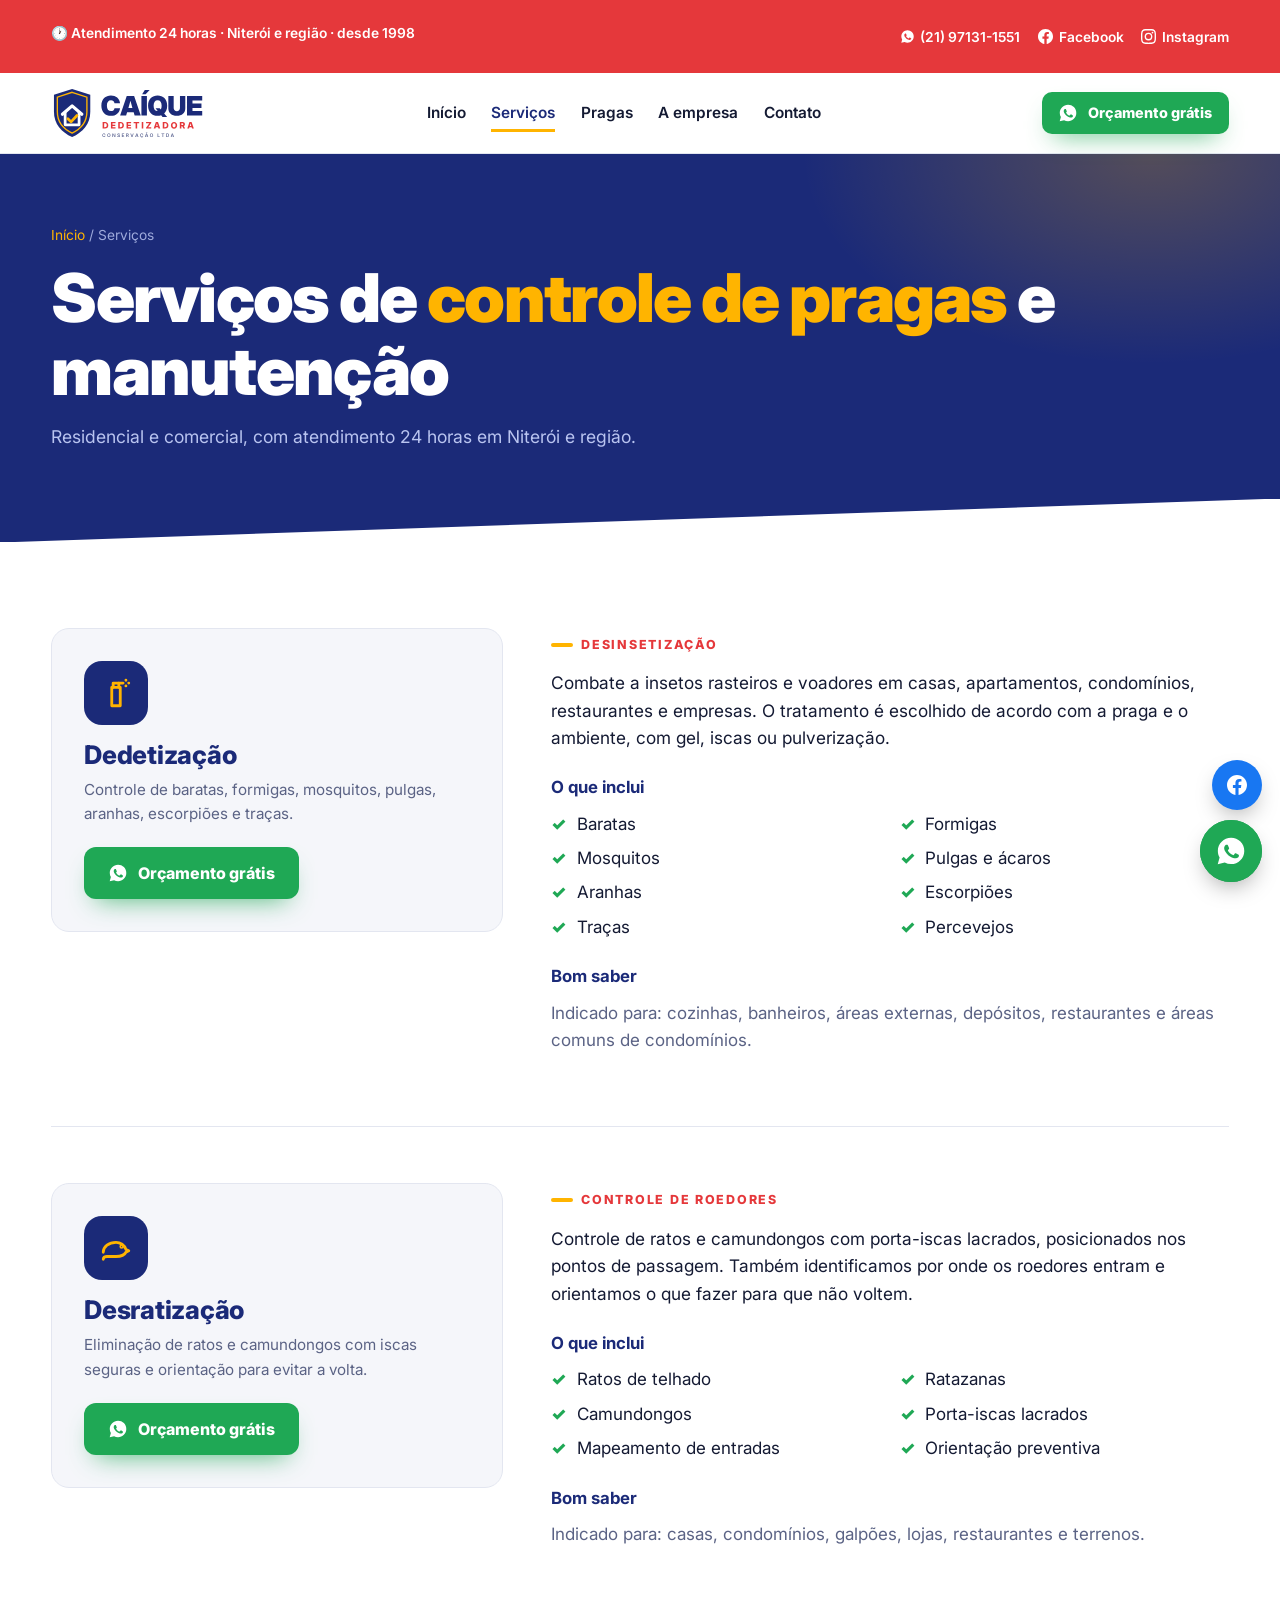
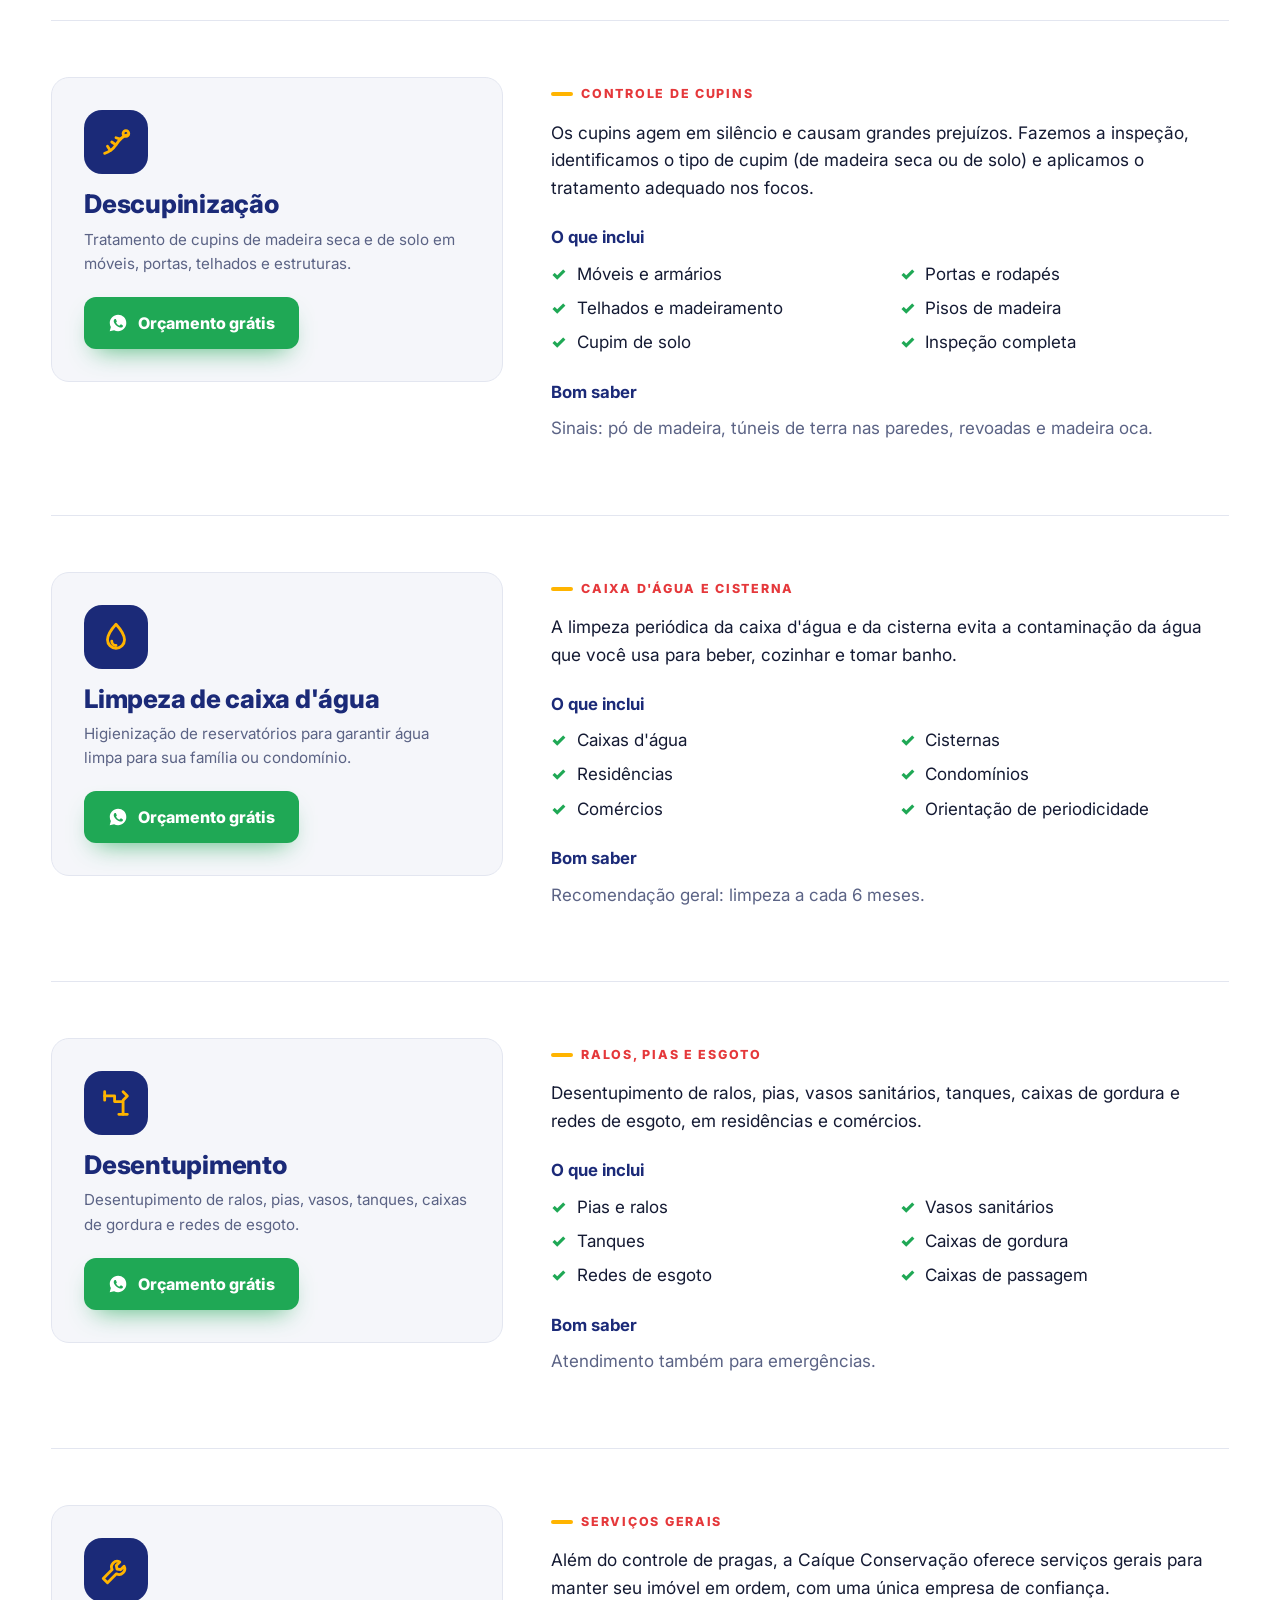
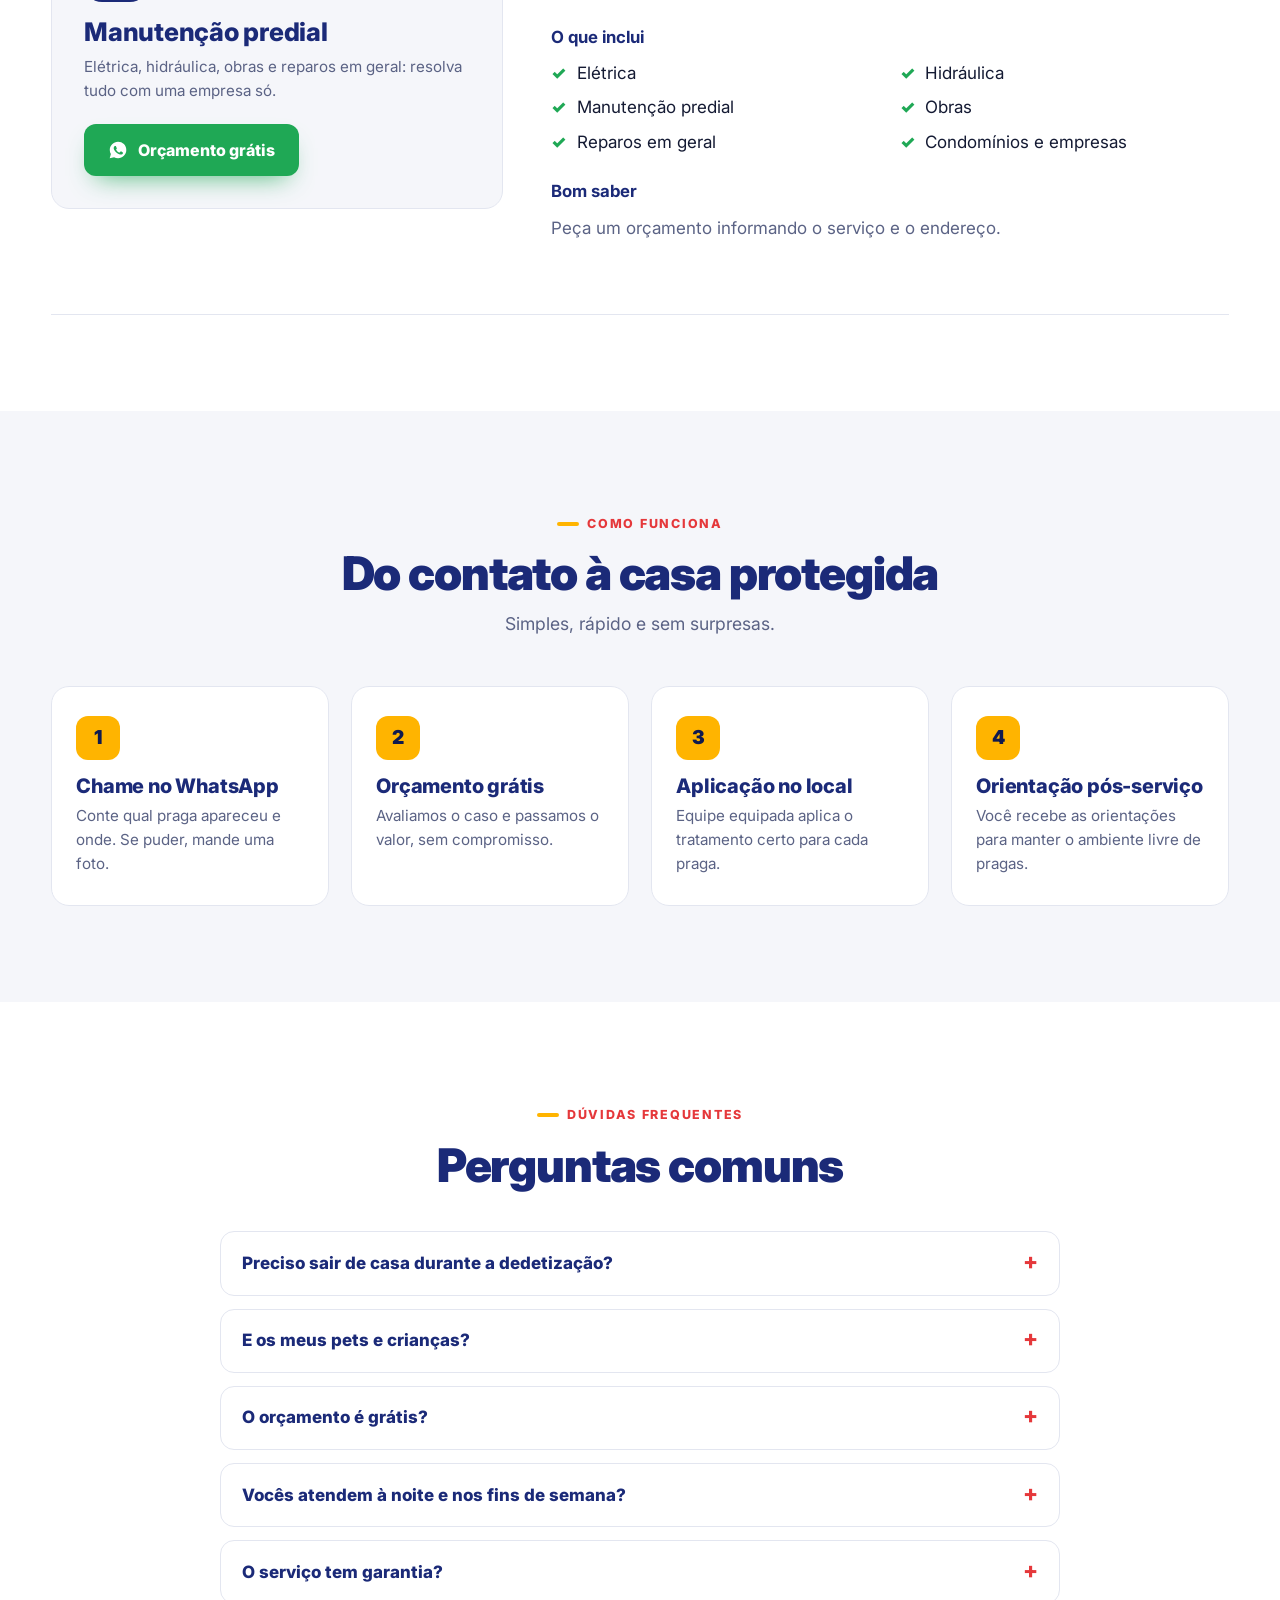
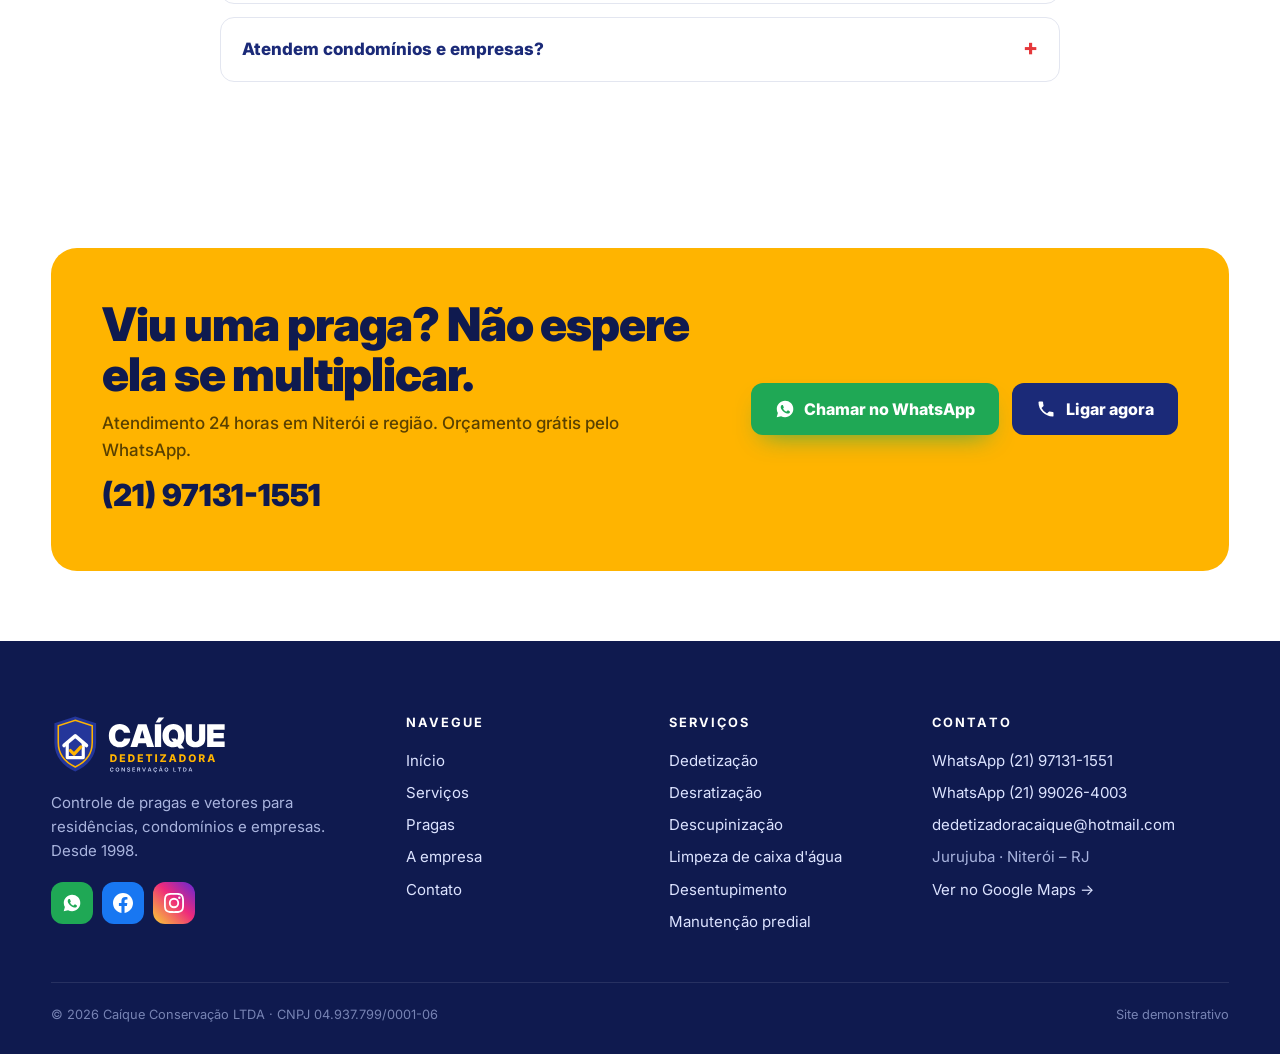
<file: servicos/index.html>
<!DOCTYPE html>
<html lang="pt-BR">
<head>
<meta charset="UTF-8"><meta name="viewport" content="width=device-width, initial-scale=1.0">
<title>Serviços · Caíque Dedetizadora – Dedetização, Desratização e Descupinização em Niterói</title>
<meta name="description" content="Dedetização, desratização, descupinização, limpeza de caixa d'água, desentupimento e manutenção predial em Niterói. Orçamento grátis.">
<meta property="og:title" content="Serviços · Caíque Dedetizadora – Dedetização, Desratização e Descupinização em Niterói"><meta property="og:description" content="Dedetização, desratização, descupinização, limpeza de caixa d'água, desentupimento e manutenção predial em Niterói. Orçamento grátis.">
<meta property="og:image" content="../img/equipe.jpg"><meta name="theme-color" content="#1b2a78">
<link rel="icon" type="image/svg+xml" href="../img/logo/icone.svg">
<link rel="preconnect" href="https://fonts.googleapis.com"><link rel="preconnect" href="https://fonts.gstatic.com" crossorigin>
<link href="https://fonts.googleapis.com/css2?family=Inter:wght@400;500;600;700;800;900&display=swap" rel="stylesheet">
<link rel="stylesheet" href="../assets/css/style.css">
<script type="application/ld+json">{"@context":"https://schema.org","@type":"PestControlService","name":"Caíque Dedetizadora","legalName":"Caíque Conservação LTDA","telephone":"+55 21 97131-1551","email":"dedetizadoracaique@hotmail.com","openingHours":"Mo-Su 00:00-23:59","address":{"@type":"PostalAddress","streetAddress":"Alameda Mal. Pessoa Leal, 59","addressLocality":"Niterói","addressRegion":"RJ","postalCode":"24370-255","addressCountry":"BR"},"aggregateRating":{"@type":"AggregateRating","ratingValue":"5.0","reviewCount":"33"},"sameAs":["https://www.facebook.com/caique.dedetizadoraeservicos/","https://www.instagram.com/caique_dedetizadora/"]}</script>
</head>
<body>
<svg width="0" height="0" style="position:absolute" aria-hidden="true"><defs>
<symbol id="i-wa" viewBox="0 0 24 24"><path d="M12.04 2C6.58 2 2.13 6.45 2.13 11.91c0 1.75.46 3.45 1.32 4.95L2.05 22l5.25-1.38a9.87 9.87 0 0 0 4.74 1.21h.01c5.46 0 9.91-4.45 9.91-9.91 0-2.65-1.03-5.14-2.9-7.01A9.82 9.82 0 0 0 12.04 2zm5.8 14.13c-.24.68-1.42 1.3-1.96 1.35-.5.05-.97.23-3.27-.68-2.76-1.09-4.5-3.92-4.64-4.1-.13-.18-1.1-1.47-1.1-2.81 0-1.33.7-1.99.95-2.26.25-.27.54-.34.72-.34h.52c.17 0 .39-.06.61.47.24.55.79 1.9.86 2.04.07.14.11.3.02.48-.09.18-.14.3-.27.46-.14.16-.29.36-.41.48-.14.14-.28.28-.12.56.16.27.71 1.17 1.52 1.9 1.05.93 1.93 1.22 2.2 1.36.27.14.43.11.59-.07.16-.18.68-.79.86-1.07.18-.27.36-.23.61-.14.25.09 1.58.75 1.85.88.27.14.45.2.52.32.07.11.07.66-.17 1.33z"/></symbol>
<symbol id="i-fb" viewBox="0 0 24 24"><path d="M24 12.07C24 5.4 18.63 0 12 0S0 5.4 0 12.07C0 18.1 4.39 23.1 10.13 24v-8.44H7.08v-3.49h3.05V9.41c0-3.02 1.79-4.69 4.53-4.69 1.31 0 2.68.24 2.68.24v2.97h-1.51c-1.49 0-1.96.93-1.96 1.89v2.25h3.33l-.53 3.49h-2.8V24C19.61 23.1 24 18.1 24 12.07z"/></symbol>
<symbol id="i-ig" viewBox="0 0 24 24"><path d="M12 2.2c3.2 0 3.6 0 4.8.1 3.3.1 4.8 1.7 4.9 4.9.1 1.3.1 1.6.1 4.8s0 3.6-.1 4.8c-.1 3.2-1.7 4.8-4.9 4.9-1.3.1-1.6.1-4.8.1s-3.6 0-4.8-.1c-3.3-.1-4.8-1.7-4.9-4.9C2.2 15.6 2.2 15.2 2.2 12s0-3.6.1-4.8C2.4 3.9 3.9 2.4 7.2 2.3 8.4 2.2 8.8 2.2 12 2.2zM12 0C8.7 0 8.3 0 7.1.1 2.7.3.3 2.7.1 7.1 0 8.3 0 8.7 0 12s0 3.7.1 4.9c.2 4.4 2.6 6.8 7 7 1.2.1 1.6.1 4.9.1s3.7 0 4.9-.1c4.4-.2 6.8-2.6 7-7 .1-1.2.1-1.6.1-4.9s0-3.7-.1-4.9c-.2-4.4-2.6-6.8-7-7C15.7 0 15.3 0 12 0zm0 5.8a6.2 6.2 0 1 0 0 12.4 6.2 6.2 0 0 0 0-12.4zM12 16a4 4 0 1 1 0-8 4 4 0 0 1 0 8zm6.4-11.8a1.4 1.4 0 1 0 0 2.9 1.4 1.4 0 0 0 0-2.9z"/></symbol>
<symbol id="i-phone" viewBox="0 0 24 24"><path d="M6.6 10.8a15.1 15.1 0 0 0 6.6 6.6l2.2-2.2a1 1 0 0 1 1-.25 11.4 11.4 0 0 0 3.6.57 1 1 0 0 1 1 1V20a1 1 0 0 1-1 1A17 17 0 0 1 3 4a1 1 0 0 1 1-1h3.5a1 1 0 0 1 1 1c0 1.25.2 2.45.57 3.57a1 1 0 0 1-.25 1z"/></symbol>
</defs></svg>

<div class="alert-bar"><div class="wrap">
  <span class="info">🕐 Atendimento 24 horas · Niterói e região · desde 1998</span>
  <span class="links">
    <a href="https://wa.me/5521971311551" target="_blank" rel="noopener"><svg aria-hidden="true"><use href="#i-wa"/></svg>(21) 97131-1551</a>
    <a href="https://www.facebook.com/caique.dedetizadoraeservicos/" target="_blank" rel="noopener" aria-label="Facebook"><svg aria-hidden="true"><use href="#i-fb"/></svg>Facebook</a>
    <a href="https://www.instagram.com/caique_dedetizadora/" target="_blank" rel="noopener" aria-label="Instagram"><svg aria-hidden="true"><use href="#i-ig"/></svg>Instagram</a>
  </span>
</div></div>
<header class="site"><div class="wrap nav">
  <a class="logo" href="../" aria-label="Caíque Dedetizadora – início"><img src="../img/logo/logo.svg" alt="Caíque Dedetizadora · Conservação LTDA" width="364" height="128"></a>
  <ul class="menu" id="menu"><li><a href="../">Início</a></li><li><a href="../servicos/" aria-current=page>Serviços</a></li><li><a href="../pragas/">Pragas</a></li><li><a href="../empresa/">A empresa</a></li><li><a href="../contato/">Contato</a></li></ul>
  <div class="nav-cta">
    <a class="btn btn-wa btn-sm" href="#" data-open="orcamento"><svg aria-hidden="true"><use href="#i-wa"/></svg><span>Orçamento grátis</span></a>
    <button class="burger" aria-label="Abrir menu" aria-controls="menu" aria-expanded="false"><svg viewBox="0 0 24 24" fill="none" stroke-width="2.2" stroke-linecap="round"><path d="M4 7h16M4 12h16M4 17h10"/></svg></button>
  </div>
</div></header>
<main>

<section class="page-hero"><div class="wrap"><div class="crumbs"><a href="../">Início</a> / Serviços</div>
  <h1>Serviços de <span class="hl">controle de pragas</span> e manutenção</h1>
  <p class="lead">Residencial e comercial, com atendimento 24 horas em Niterói e região.</p></div></section>
<section style="padding-top:30px"><div class="wrap"><div class="sd" id="dedetizacao"><aside class="sd-side reveal"><span class="ic"><svg viewBox="0 0 24 24"><path d="M9 8h6v13H9z"/><path d="M10 8V5h4v3"/><path d="M14 5h3"/><path d="M19 3v.01M21 5v.01M19 7v.01"/></svg></span><h3>Dedetização</h3><p>Controle de baratas, formigas, mosquitos, pulgas, aranhas, escorpiões e traças.</p>
<a class="btn btn-wa" href="#" data-open="orcamento" data-service="Dedetização"><svg aria-hidden="true"><use href="#i-wa"/></svg>Orçamento grátis</a></aside>
<div class="sd-body reveal"><div class="tag">Desinsetização</div><p style="font-size:1.08rem;color:var(--ink)">Combate a insetos rasteiros e voadores em casas, apartamentos, condomínios, restaurantes e empresas. O tratamento é escolhido de acordo com a praga e o ambiente, com gel, iscas ou pulverização.</p><h4>O que inclui</h4><ul class="chk"><li>Baratas</li><li>Formigas</li><li>Mosquitos</li><li>Pulgas e ácaros</li><li>Aranhas</li><li>Escorpiões</li><li>Traças</li><li>Percevejos</li></ul><h4>Bom saber</h4><p>Indicado para: cozinhas, banheiros, áreas externas, depósitos, restaurantes e áreas comuns de condomínios.</p></div></div><div class="sd" id="desratizacao"><aside class="sd-side reveal"><span class="ic"><svg viewBox="0 0 24 24"><path d="M3 15c0-4 4-7 9-7 3 0 6 2 7 5l2 1-2 1c-1 2-4 3-7 3H6"/><circle cx="16" cy="11" r=".6"/><path d="M6 18c-2 0-3 1-3 2"/></svg></span><h3>Desratização</h3><p>Eliminação de ratos e camundongos com iscas seguras e orientação para evitar a volta.</p>
<a class="btn btn-wa" href="#" data-open="orcamento" data-service="Desratização"><svg aria-hidden="true"><use href="#i-wa"/></svg>Orçamento grátis</a></aside>
<div class="sd-body reveal"><div class="tag">Controle de roedores</div><p style="font-size:1.08rem;color:var(--ink)">Controle de ratos e camundongos com porta-iscas lacrados, posicionados nos pontos de passagem. Também identificamos por onde os roedores entram e orientamos o que fazer para que não voltem.</p><h4>O que inclui</h4><ul class="chk"><li>Ratos de telhado</li><li>Ratazanas</li><li>Camundongos</li><li>Porta-iscas lacrados</li><li>Mapeamento de entradas</li><li>Orientação preventiva</li></ul><h4>Bom saber</h4><p>Indicado para: casas, condomínios, galpões, lojas, restaurantes e terrenos.</p></div></div><div class="sd" id="descupinizacao"><aside class="sd-side reveal"><span class="ic"><svg viewBox="0 0 24 24"><path d="M4 20c4-1 6-3 8-6s4-6 8-7"/><path d="M8 18l-2-3M12 14l-3-2M15 10l-3-1"/><circle cx="19" cy="6" r="2"/></svg></span><h3>Descupinização</h3><p>Tratamento de cupins de madeira seca e de solo em móveis, portas, telhados e estruturas.</p>
<a class="btn btn-wa" href="#" data-open="orcamento" data-service="Descupinização"><svg aria-hidden="true"><use href="#i-wa"/></svg>Orçamento grátis</a></aside>
<div class="sd-body reveal"><div class="tag">Controle de cupins</div><p style="font-size:1.08rem;color:var(--ink)">Os cupins agem em silêncio e causam grandes prejuízos. Fazemos a inspeção, identificamos o tipo de cupim (de madeira seca ou de solo) e aplicamos o tratamento adequado nos focos.</p><h4>O que inclui</h4><ul class="chk"><li>Móveis e armários</li><li>Portas e rodapés</li><li>Telhados e madeiramento</li><li>Pisos de madeira</li><li>Cupim de solo</li><li>Inspeção completa</li></ul><h4>Bom saber</h4><p>Sinais: pó de madeira, túneis de terra nas paredes, revoadas e madeira oca.</p></div></div><div class="sd" id="caixa-dagua"><aside class="sd-side reveal"><span class="ic"><svg viewBox="0 0 24 24"><path d="M12 3s6 6.5 6 11a6 6 0 0 1-12 0c0-4.5 6-11 6-11z"/><path d="M9 15a3 3 0 0 0 3 3"/></svg></span><h3>Limpeza de caixa d'água</h3><p>Higienização de reservatórios para garantir água limpa para sua família ou condomínio.</p>
<a class="btn btn-wa" href="#" data-open="orcamento" data-service="Limpeza de caixa d'água / cisterna"><svg aria-hidden="true"><use href="#i-wa"/></svg>Orçamento grátis</a></aside>
<div class="sd-body reveal"><div class="tag">Caixa d'água e cisterna</div><p style="font-size:1.08rem;color:var(--ink)">A limpeza periódica da caixa d'água e da cisterna evita a contaminação da água que você usa para beber, cozinhar e tomar banho.</p><h4>O que inclui</h4><ul class="chk"><li>Caixas d'água</li><li>Cisternas</li><li>Residências</li><li>Condomínios</li><li>Comércios</li><li>Orientação de periodicidade</li></ul><h4>Bom saber</h4><p>Recomendação geral: limpeza a cada 6 meses.</p></div></div><div class="sd" id="desentupimento"><aside class="sd-side reveal"><span class="ic"><svg viewBox="0 0 24 24"><path d="M4 7h7v4h6v9"/><path d="M4 4v6M14 20h6"/><path d="M17 4l3 3-3 3"/></svg></span><h3>Desentupimento</h3><p>Desentupimento de ralos, pias, vasos, tanques, caixas de gordura e redes de esgoto.</p>
<a class="btn btn-wa" href="#" data-open="orcamento" data-service="Desentupimento"><svg aria-hidden="true"><use href="#i-wa"/></svg>Orçamento grátis</a></aside>
<div class="sd-body reveal"><div class="tag">Ralos, pias e esgoto</div><p style="font-size:1.08rem;color:var(--ink)">Desentupimento de ralos, pias, vasos sanitários, tanques, caixas de gordura e redes de esgoto, em residências e comércios.</p><h4>O que inclui</h4><ul class="chk"><li>Pias e ralos</li><li>Vasos sanitários</li><li>Tanques</li><li>Caixas de gordura</li><li>Redes de esgoto</li><li>Caixas de passagem</li></ul><h4>Bom saber</h4><p>Atendimento também para emergências.</p></div></div><div class="sd" id="manutencao"><aside class="sd-side reveal"><span class="ic"><svg viewBox="0 0 24 24"><path d="M14.7 6.3a4 4 0 0 0-5.4 5.4L3 18l3 3 6.3-6.3a4 4 0 0 0 5.4-5.4l-2.5 2.5-2.5-.5-.5-2.5z"/></svg></span><h3>Manutenção predial</h3><p>Elétrica, hidráulica, obras e reparos em geral: resolva tudo com uma empresa só.</p>
<a class="btn btn-wa" href="#" data-open="orcamento" data-service="Manutenção predial / reparos"><svg aria-hidden="true"><use href="#i-wa"/></svg>Orçamento grátis</a></aside>
<div class="sd-body reveal"><div class="tag">Serviços gerais</div><p style="font-size:1.08rem;color:var(--ink)">Além do controle de pragas, a Caíque Conservação oferece serviços gerais para manter seu imóvel em ordem, com uma única empresa de confiança.</p><h4>O que inclui</h4><ul class="chk"><li>Elétrica</li><li>Hidráulica</li><li>Manutenção predial</li><li>Obras</li><li>Reparos em geral</li><li>Condomínios e empresas</li></ul><h4>Bom saber</h4><p>Peça um orçamento informando o serviço e o endereço.</p></div></div></div></section>

<section style="background:var(--gray)"><div class="wrap">
  <div class="center reveal"><div class="tag">Como funciona</div><h2>Do contato à casa protegida</h2><p class="lead">Simples, rápido e sem surpresas.</p></div>
  <div class="steps">
    <div class="step reveal"><h3>Chame no WhatsApp</h3><p>Conte qual praga apareceu e onde. Se puder, mande uma foto.</p></div>
    <div class="step reveal"><h3>Orçamento grátis</h3><p>Avaliamos o caso e passamos o valor, sem compromisso.</p></div>
    <div class="step reveal"><h3>Aplicação no local</h3><p>Equipe equipada aplica o tratamento certo para cada praga.</p></div>
    <div class="step reveal"><h3>Orientação pós-serviço</h3><p>Você recebe as orientações para manter o ambiente livre de pragas.</p></div>
  </div>
</div></section>
<section><div class="wrap">
  <div class="center reveal"><div class="tag">Dúvidas frequentes</div><h2>Perguntas comuns</h2></div>
  <div class="faq">
    <details class="reveal"><summary>Preciso sair de casa durante a dedetização?</summary><p>Depende do tipo de tratamento. Em muitos casos, como a aplicação de gel, não é preciso sair. Quando é necessário, orientamos o tempo de afastamento antes do serviço.</p></details>
    <details class="reveal"><summary>E os meus pets e crianças?</summary><p>Avise no orçamento se há crianças, gestantes ou animais no imóvel. O técnico escolhe o método mais adequado e passa as orientações de segurança.</p></details>
    <details class="reveal"><summary>O orçamento é grátis?</summary><p>Sim. Chame no WhatsApp, conte o que está acontecendo e receba o orçamento sem compromisso.</p></details>
    <details class="reveal"><summary>Vocês atendem à noite e nos fins de semana?</summary><p>Sim, a Caíque tem atendimento 24 horas. Combine o melhor horário pelo WhatsApp.</p></details>
    <details class="reveal"><summary>O serviço tem garantia?</summary><p>O prazo de garantia varia conforme o tipo de praga e de tratamento. Ele é informado no orçamento.</p></details>
    <details class="reveal"><summary>Atendem condomínios e empresas?</summary><p>Sim. Atendemos residências, condomínios, comércios, restaurantes e empresas, inclusive com serviços de manutenção predial.</p></details>
  </div>
</div></section>

<section style="padding:70px 0"><div class="wrap"><div class="cta-band reveal">
  <div><h2>Viu uma praga? Não espere ela se multiplicar.</h2><p>Atendimento 24 horas em Niterói e região. Orçamento grátis pelo WhatsApp.</p>
    <a class="phone" href="https://wa.me/5521971311551" target="_blank" rel="noopener">(21) 97131-1551</a></div>
  <div class="cta-row"><a class="btn btn-wa" href="https://wa.me/5521971311551?text=Ol%C3%A1!%20Vim%20pelo%20site%20da%20Ca%C3%ADque%20Dedetizadora%20e%20gostaria%20de%20um%20or%C3%A7amento." target="_blank" rel="noopener"><svg aria-hidden="true"><use href="#i-wa"/></svg>Chamar no WhatsApp</a><a class="btn btn-navy" href="tel:+5521971311551"><svg aria-hidden="true"><use href="#i-phone"/></svg>Ligar agora</a></div>
</div></div></section>
</main>

<footer class="site"><div class="wrap">
  <div class="foot-grid">
    <div><img src="../img/logo/logo-branco.svg" alt="Caíque Dedetizadora" style="height:62px;width:auto;margin-bottom:1rem">
      <p style="margin-bottom:1.2rem">Controle de pragas e vetores para residências, condomínios e empresas. Desde 1998.</p>
      <div class="socials"><a class="soc wa" href="https://wa.me/5521971311551?text=Ol%C3%A1!%20Vim%20pelo%20site%20da%20Ca%C3%ADque%20Dedetizadora%20e%20gostaria%20de%20um%20or%C3%A7amento." target="_blank" rel="noopener" aria-label="WhatsApp"><svg aria-hidden="true"><use href="#i-wa"/></svg></a><a class="soc fb" href="https://www.facebook.com/caique.dedetizadoraeservicos/" target="_blank" rel="noopener" aria-label="Facebook"><svg aria-hidden="true"><use href="#i-fb"/></svg></a><a class="soc ig" href="https://www.instagram.com/caique_dedetizadora/" target="_blank" rel="noopener" aria-label="Instagram"><svg aria-hidden="true"><use href="#i-ig"/></svg></a></div></div>
    <div><h4>Navegue</h4><ul><li><a href="../">Início</a></li><li><a href="../servicos/">Serviços</a></li><li><a href="../pragas/">Pragas</a></li><li><a href="../empresa/">A empresa</a></li><li><a href="../contato/">Contato</a></li></ul></div>
    <div><h4>Serviços</h4><ul>
      <li><a href="../servicos/#dedetizacao">Dedetização</a></li><li><a href="../servicos/#desratizacao">Desratização</a></li>
      <li><a href="../servicos/#descupinizacao">Descupinização</a></li><li><a href="../servicos/#caixa-dagua">Limpeza de caixa d'água</a></li>
      <li><a href="../servicos/#desentupimento">Desentupimento</a></li><li><a href="../servicos/#manutencao">Manutenção predial</a></li></ul></div>
    <div><h4>Contato</h4><ul>
      <li><a href="https://wa.me/5521971311551" target="_blank" rel="noopener">WhatsApp (21) 97131-1551</a></li>
      <li><a href="https://wa.me/5521990264003" target="_blank" rel="noopener">WhatsApp (21) 99026-4003</a></li>
      <li><a href="mailto:dedetizadoracaique@hotmail.com">dedetizadoracaique@hotmail.com</a></li>
      <li>Jurujuba · Niterói – RJ</li><li><a href="https://www.google.com/maps?cid=8247347663629039501" target="_blank" rel="noopener">Ver no Google Maps →</a></li></ul></div>
  </div>
  <div class="foot-bottom"><span>© <span id="ano">2026</span> Caíque Conservação LTDA · CNPJ 04.937.799/0001-06</span><span>Site demonstrativo</span></div>
</div></footer>

<div class="float-wa">
  <a class="soc fb fbf" href="https://www.facebook.com/caique.dedetizadoraeservicos/" target="_blank" rel="noopener" aria-label="Facebook"><svg aria-hidden="true"><use href="#i-fb"/></svg></a>
  <a class="soc wa main" href="https://wa.me/5521971311551?text=Ol%C3%A1!%20Vim%20pelo%20site%20da%20Ca%C3%ADque%20Dedetizadora%20e%20gostaria%20de%20um%20or%C3%A7amento." target="_blank" rel="noopener" aria-label="Falar no WhatsApp"><svg aria-hidden="true"><use href="#i-wa"/></svg><span class="bubble">Viu alguma praga? Chama no WhatsApp! 🛡️</span></a>
</div>
<div class="mbar"><a class="call" href="tel:+5521971311551"><svg aria-hidden="true"><use href="#i-phone"/></svg>Ligar</a><a class="w" href="https://wa.me/5521971311551?text=Ol%C3%A1!%20Vim%20pelo%20site%20da%20Ca%C3%ADque%20Dedetizadora%20e%20gostaria%20de%20um%20or%C3%A7amento." target="_blank" rel="noopener"><svg aria-hidden="true"><use href="#i-wa"/></svg>WhatsApp</a></div>

<div class="modal" id="orcamento" role="dialog" aria-modal="true" aria-labelledby="orc-t"><div class="modal-box">
  <button class="modal-close" aria-label="Fechar">×</button>
  <div class="tag">Orçamento grátis</div>
  <h3 id="orc-t">Conte o que está acontecendo</h3>
  <p style="color:var(--muted);margin:.4rem 0 1.2rem">Preencha e envie: a mensagem chega pronta no WhatsApp da Caíque. Resposta rápida, sem compromisso.</p>
  <form class="form" data-wa>
    <label>Seu nome<input name="nome" autocomplete="given-name" placeholder="Como podemos te chamar?"></label>
    <label>Serviço<select name="servico">
      <option>Dedetização</option><option>Desratização</option><option>Descupinização</option><option>Limpeza de caixa d'água / cisterna</option>
      <option>Desentupimento</option><option>Elétrica / hidráulica</option><option>Manutenção predial / reparos</option><option>Não sei, preciso de ajuda</option></select></label>
    <div><span style="font-weight:600;font-size:.92rem;color:var(--navy)">Quais pragas?</span>
      <div class="chips" style="margin-top:.4rem"><label><input type="checkbox" name="pragas" value="Baratas">Baratas</label><label><input type="checkbox" name="pragas" value="Ratos">Ratos</label><label><input type="checkbox" name="pragas" value="Cupins">Cupins</label><label><input type="checkbox" name="pragas" value="Formigas">Formigas</label><label><input type="checkbox" name="pragas" value="Mosquitos">Mosquitos</label><label><input type="checkbox" name="pragas" value="Pulgas e ácaros">Pulgas e ácaros</label><label><input type="checkbox" name="pragas" value="Aranhas">Aranhas</label><label><input type="checkbox" name="pragas" value="Escorpiões">Escorpiões</label><label><input type="checkbox" name="pragas" value="Traças">Traças</label><label><input type="checkbox" name="pragas" value="Pombos">Pombos</label></div></div>
    <div class="row2">
      <label>Tipo de imóvel<select name="imovel"><option>Casa</option><option>Apartamento</option><option>Condomínio</option><option>Comércio / restaurante</option><option>Empresa / indústria</option></select></label>
      <label>Bairro / cidade<input name="bairro" placeholder="Ex.: Icaraí, Niterói"></label>
    </div>
    <label>Detalhes<textarea name="detalhes" placeholder="Ex.: vejo baratas na cozinha à noite há uma semana"></textarea></label>
    <button class="btn btn-wa" type="submit"><svg aria-hidden="true"><use href="#i-wa"/></svg>Enviar pelo WhatsApp</button>
    <span class="hint">Abre o WhatsApp com a mensagem pronta para você revisar e enviar.</span>
  </form>
</div></div>

<div class="modal pest-modal" id="praga" role="dialog" aria-modal="true" aria-labelledby="pr-t"><div class="modal-box">
  <button class="modal-close" aria-label="Fechar">×</button>
  <div class="head"><span class="pic"></span><div><div class="sub svcname"></div><h3 id="pr-t" class="name"></h3></div></div>
  <h4>Por que é um problema</h4><p class="risk"></p>
  <h4>Sinais de infestação</h4><p class="signs"></p>
  <h4>Como a Caíque resolve</h4><p class="how"></p>
  <div class="urgent">Quanto antes o tratamento, menor o estrago e mais simples a solução.</div>
  <div class="cta-row" style="margin-top:1.4rem"><a class="btn btn-wa go" href="https://wa.me/5521971311551?text=Ol%C3%A1!%20Vim%20pelo%20site%20da%20Ca%C3%ADque%20Dedetizadora%20e%20gostaria%20de%20um%20or%C3%A7amento." target="_blank" rel="noopener"><svg aria-hidden="true"><use href="#i-wa"/></svg>Pedir orçamento</a><button class="btn btn-line js-close" type="button">Fechar</button></div>
</div></div>
<script src="../assets/js/main.js" defer></script>
</body>
</html>
</file>
<file: assets/css/style.css>
/* Caíque Dedetizadora — estilos */
:root{
  --navy:#1b2a78;
  --navy-2:#24369a;
  --navy-deep:#0f1a4f;
  --yellow:#ffb400;
  --yellow-soft:#fff4d6;
  --red:#e5383b;
  --sky:#eef2fd;
  --paper:#ffffff;
  --gray:#f5f6fa;
  --ink:#141a33;
  --muted:#5b6385;
  --line:#e3e6f0;
  --wa:#1fa855;
  --fb:#1877f2;
  --ig:linear-gradient(45deg,#f9ce34,#ee2a7b 55%,#6228d7);
  --r:18px;
  --shadow:0 24px 50px -28px rgba(15,26,79,.5);
}
*{box-sizing:border-box;margin:0;padding:0}
html{scroll-behavior:smooth}
body{font-family:"Inter",system-ui,sans-serif;color:var(--ink);background:var(--paper);line-height:1.6;font-size:17px;-webkit-font-smoothing:antialiased}
img{display:block;max-width:100%;height:auto}
a{color:inherit}
button{font:inherit;cursor:pointer}
.wrap{width:min(1200px,92vw);margin:0 auto}
h1,h2,h3{font-weight:900;line-height:1.08;letter-spacing:-.025em;color:var(--navy)}
h1{font-size:clamp(2.4rem,5.6vw,4.2rem)}
h2{font-size:clamp(1.9rem,3.8vw,2.9rem);margin-bottom:.7rem}
h3{font-size:1.25rem;letter-spacing:-.01em;font-weight:800}
.hl{color:var(--red)}
.hl-y{background:linear-gradient(transparent 62%,var(--yellow) 62%);padding:0 .1em}
.tag{display:inline-flex;align-items:center;gap:.5rem;font-size:.78rem;letter-spacing:.14em;text-transform:uppercase;font-weight:800;color:var(--red);margin-bottom:.9rem}
.tag::before{content:"";width:22px;height:4px;border-radius:4px;background:var(--yellow)}
.lead{color:var(--muted);font-size:1.1rem;max-width:60ch}
section{padding:96px 0}
.center{text-align:center}.center .lead{margin-inline:auto}

/* botões */
.btn{display:inline-flex;align-items:center;justify-content:center;gap:.6rem;padding:1rem 1.5rem;border-radius:12px;font-weight:800;text-decoration:none;border:0;transition:transform .18s,box-shadow .18s,background .18s;font-size:1rem;line-height:1}
.btn:hover{transform:translateY(-2px)}
.btn svg{width:20px;height:20px;flex:none;fill:currentColor}
.btn-wa{background:var(--wa);color:#fff;box-shadow:0 12px 26px -12px rgba(31,168,85,.8)}
.btn-y{background:var(--yellow);color:var(--navy-deep);box-shadow:0 12px 26px -12px rgba(255,180,0,.8)}
.btn-navy{background:var(--navy);color:#fff}
.btn-navy:hover{background:var(--navy-2)}
.btn-line{border:2px solid var(--navy);color:var(--navy);background:transparent}
.btn-line:hover{background:var(--navy);color:#fff}
.btn-ghost{border:2px solid rgba(255,255,255,.6);color:#fff;background:transparent}
.btn-fb{background:var(--fb);color:#fff}.btn-ig{background:var(--ig);color:#fff}
.btn-sm{padding:.7rem 1.05rem;font-size:.9rem;border-radius:10px}
.cta-row{display:flex;flex-wrap:wrap;gap:.8rem}

.socials{display:flex;gap:.55rem}
.soc{width:42px;height:42px;border-radius:12px;display:grid;place-items:center;text-decoration:none;transition:transform .18s}
.soc:hover{transform:translateY(-2px)}
.soc svg{width:20px;height:20px;fill:#fff}
.soc.wa{background:var(--wa)}.soc.fb{background:var(--fb)}.soc.ig{background:var(--ig)}

/* topo */
.alert-bar{background:var(--red);color:#fff;font-size:.86rem;font-weight:600}
.alert-bar .wrap{display:flex;justify-content:space-between;gap:1rem;align-items:center;min-height:38px;flex-wrap:wrap}
.alert-bar a{color:#fff;text-decoration:none;display:inline-flex;gap:.35rem;align-items:center}
.alert-bar svg{width:15px;height:15px;fill:#fff}
.alert-bar .links{display:flex;gap:1.1rem}
@media(max-width:760px){.alert-bar .info{display:none}.alert-bar .wrap{justify-content:center}}

header.site{position:sticky;top:0;z-index:80;background:rgba(255,255,255,.94);backdrop-filter:blur(10px);border-bottom:1px solid var(--line)}
.nav{display:flex;align-items:center;justify-content:space-between;height:80px;gap:1rem}
.logo img{height:54px;width:auto}
.menu{display:flex;gap:1.6rem;list-style:none}
.menu a{text-decoration:none;font-weight:600;font-size:.96rem;padding:.4rem 0;border-bottom:3px solid transparent}
.menu a:hover{color:var(--red)}
.menu a[aria-current=page]{border-color:var(--yellow);color:var(--navy)}
.nav-cta{display:flex;gap:.6rem;align-items:center}
.burger{display:none;width:46px;height:46px;border-radius:12px;border:1px solid var(--line);background:#fff;place-items:center}
.burger svg{width:22px;height:22px;stroke:var(--navy)}
@media(max-width:980px){
  .menu{position:fixed;inset:118px 0 auto 0;background:#fff;flex-direction:column;gap:0;padding:.8rem 4vw 1.4rem;border-bottom:1px solid var(--line);box-shadow:var(--shadow);transform:translateY(-12px);opacity:0;pointer-events:none;transition:.22s}
  .menu.open{transform:none;opacity:1;pointer-events:auto}
  .menu a{display:block;padding:.85rem 0;font-size:1.08rem;border-bottom:1px solid var(--line)}
  .burger{display:grid}
  .nav-cta .btn span{display:none}.nav-cta .btn{padding:.75rem}
}
@media(max-width:760px){.menu{inset:80px 0 auto 0}.logo img{height:46px}}

/* hero */
.hero{position:relative;background:var(--navy);color:#dfe5ff;overflow:hidden;padding:80px 0 120px}
.hero::before{content:"";position:absolute;inset:0;background:
  radial-gradient(600px 400px at 85% 30%,rgba(255,180,0,.28),transparent 65%),
  radial-gradient(500px 300px at 10% 100%,rgba(229,56,59,.25),transparent 70%)}
.hero::after{content:"";position:absolute;left:0;right:0;bottom:-1px;height:60px;background:var(--paper);clip-path:polygon(0 100%,100% 100%,100% 0)}
.hero-grid{position:relative;display:grid;grid-template-columns:1.1fr .9fr;gap:3.4rem;align-items:center}
.hero h1{color:#fff}
.hero h1 .hl{color:var(--yellow)}
.hero .lead{color:#c3cdf5;margin:1.4rem 0 2rem;font-size:1.15rem}
.pill{display:inline-flex;align-items:center;gap:.5rem;background:rgba(255,255,255,.1);border:1px solid rgba(255,255,255,.18);color:#fff;padding:.45rem .9rem;border-radius:999px;font-size:.86rem;font-weight:600;margin-bottom:1.3rem}
.pill .dot{width:8px;height:8px;border-radius:50%;background:#3ddc84;box-shadow:0 0 0 4px rgba(61,220,132,.25)}
.hero-checks{display:flex;flex-wrap:wrap;gap:.6rem 1.4rem;margin-top:2rem;list-style:none;font-weight:600;color:#fff;font-size:.95rem}
.hero-checks li{display:flex;gap:.45rem;align-items:center}
.hero-checks li::before{content:"✓";width:22px;height:22px;border-radius:50%;background:var(--yellow);color:var(--navy-deep);display:grid;place-items:center;font-size:.8rem;font-weight:900}
.hero-media{position:relative}
.hero-photo{border-radius:24px;overflow:hidden;border:6px solid rgba(255,255,255,.12);box-shadow:0 40px 80px -30px rgba(0,0,0,.6);transform:rotate(1.5deg)}
.hero-photo img{width:100%;aspect-ratio:520/335;object-fit:cover}
.badge{position:absolute;background:#fff;color:var(--ink);border-radius:16px;padding:.9rem 1.1rem;box-shadow:0 20px 40px -18px rgba(0,0,0,.5);display:flex;gap:.75rem;align-items:center;font-size:.86rem;line-height:1.25}
.badge b{display:block;color:var(--navy);font-size:1.05rem}
.badge .big{font-size:1.9rem;font-weight:900;color:var(--navy);line-height:1}
.b1{left:-26px;bottom:-30px}.b2{right:-14px;top:-24px}
.stars{color:#f5a700;letter-spacing:1px}
.g-logo{width:22px;height:22px;flex:none}
@media(max-width:960px){.hero-grid{grid-template-columns:1fr}.hero-media{max-width:560px;margin:1rem auto 0;width:100%}.b1{left:0}.b2{right:0}}

/* barra de confiança */
.trust{margin-top:-30px;position:relative;z-index:2}
.trust-grid{display:grid;grid-template-columns:repeat(4,1fr);background:#fff;border-radius:20px;box-shadow:var(--shadow);border:1px solid var(--line);overflow:hidden}
.trust-item{padding:1.6rem 1.4rem;display:flex;gap:.9rem;align-items:center;border-right:1px solid var(--line)}
.trust-item:last-child{border:0}
.trust-item .ic{width:50px;height:50px;border-radius:14px;background:var(--yellow-soft);display:grid;place-items:center;flex:none}
.trust-item .ic svg{width:26px;height:26px;stroke:var(--navy);fill:none;stroke-width:2;stroke-linecap:round;stroke-linejoin:round}
.trust-item b{display:block;color:var(--navy);font-size:1.15rem;line-height:1.2}
.trust-item span{color:var(--muted);font-size:.88rem}
@media(max-width:900px){.trust-grid{grid-template-columns:1fr 1fr}.trust-item:nth-child(2){border-right:0}.trust-item:nth-child(-n+2){border-bottom:1px solid var(--line)}}
@media(max-width:520px){.trust-grid{grid-template-columns:1fr}.trust-item{border-right:0;border-bottom:1px solid var(--line)}}

/* pragas */
.pests{display:grid;grid-template-columns:repeat(5,1fr);gap:1rem;margin-top:3rem}
.pest{background:#fff;border:1px solid var(--line);border-radius:var(--r);padding:1.5rem 1rem 1.3rem;text-align:center;transition:.2s;border-bottom:4px solid transparent}
.pest:hover{transform:translateY(-4px);box-shadow:var(--shadow);border-bottom-color:var(--yellow)}
.pest .pic{width:74px;height:74px;margin:0 auto .9rem;border-radius:50%;background:var(--sky);display:grid;place-items:center;position:relative}
.pest .pic svg{width:44px;height:44px;fill:var(--navy)}
.pest .pic::after{content:"";position:absolute;inset:6px;border-radius:50%;border:3px solid var(--red);background:linear-gradient(45deg,transparent 46%,var(--red) 46%,var(--red) 54%,transparent 54%);opacity:.85}
.pest b{display:block;color:var(--navy);font-size:1.05rem}
.pest span{font-size:.82rem;color:var(--muted)}
@media(max-width:960px){.pests{grid-template-columns:repeat(3,1fr)}}
@media(max-width:560px){.pests{grid-template-columns:repeat(2,1fr)}}

/* serviços */
.svc-grid{display:grid;grid-template-columns:repeat(3,1fr);gap:1.4rem;margin-top:3rem}
.svc{background:#fff;border:1px solid var(--line);border-radius:var(--r);padding:2rem;position:relative;overflow:hidden;transition:.25s;display:flex;flex-direction:column}
.svc:hover{transform:translateY(-4px);box-shadow:var(--shadow)}
.svc .num{position:absolute;right:1.2rem;top:.6rem;font-size:3.6rem;font-weight:900;color:var(--sky);line-height:1}
.svc .ic{width:58px;height:58px;border-radius:16px;background:var(--navy);display:grid;place-items:center;margin-bottom:1.2rem;position:relative}
.svc .ic svg{width:30px;height:30px;stroke:var(--yellow);fill:none;stroke-width:2;stroke-linecap:round;stroke-linejoin:round}
.svc p{color:var(--muted);font-size:.97rem;margin:.5rem 0 1.2rem;position:relative}
.svc ul{list-style:none;font-size:.93rem;margin-bottom:1.4rem}
.svc li{padding:.3rem 0 .3rem 1.5rem;position:relative}
.svc li::before{content:"✓";position:absolute;left:0;color:var(--wa);font-weight:900}
.svc .more{margin-top:auto;color:var(--red);font-weight:800;text-decoration:none;background:none;border:0;text-align:left;padding:0;font-size:1rem}
.svc.feature{background:var(--navy);border-color:var(--navy);color:#cfd7fb}
.svc.feature h3{color:#fff}.svc.feature p{color:#b8c3f0}.svc.feature .num{color:rgba(255,255,255,.08)}
.svc.feature .ic{background:var(--yellow)}.svc.feature .ic svg{stroke:var(--navy)}
.svc.feature .more{color:var(--yellow)}
@media(max-width:960px){.svc-grid{grid-template-columns:1fr 1fr}}
@media(max-width:620px){.svc-grid{grid-template-columns:1fr}}

/* outros serviços */
.extra{background:var(--gray)}
.extra-grid{display:grid;grid-template-columns:1fr 1.1fr;gap:3.5rem;align-items:center}
.extra-list{display:grid;grid-template-columns:1fr 1fr;gap:1rem;margin-top:1.8rem}
.extra-item{background:#fff;border-radius:14px;padding:1.1rem 1.2rem;display:flex;gap:.8rem;align-items:center;border:1px solid var(--line);font-weight:700;color:var(--navy)}
.extra-item svg{width:28px;height:28px;stroke:var(--red);fill:none;stroke-width:2;stroke-linecap:round;stroke-linejoin:round;flex:none}
.folder{border-radius:22px;overflow:hidden;box-shadow:var(--shadow);transform:rotate(-1.5deg);border:6px solid #fff}
@media(max-width:900px){.extra-grid{grid-template-columns:1fr}.extra-list{grid-template-columns:1fr}}

/* como funciona */
.steps{display:grid;grid-template-columns:repeat(4,1fr);gap:1.4rem;margin-top:3rem;counter-reset:s}
.step{background:#fff;border:1px solid var(--line);border-radius:var(--r);padding:1.8rem 1.5rem;position:relative}
.step::before{counter-increment:s;content:counter(s);width:44px;height:44px;border-radius:12px;background:var(--yellow);color:var(--navy-deep);font-weight:900;display:grid;place-items:center;font-size:1.2rem;margin-bottom:1rem}
.step p{color:var(--muted);font-size:.95rem;margin-top:.4rem}
@media(max-width:900px){.steps{grid-template-columns:1fr 1fr}}
@media(max-width:520px){.steps{grid-template-columns:1fr}}

/* por que */
.why{background:var(--navy);color:#cbd4fa;position:relative;overflow:hidden}
.why h2,.why h3{color:#fff}.why .lead{color:#b5c0ef}.why .tag{color:var(--yellow)}
.why-grid{display:grid;grid-template-columns:repeat(3,1fr);gap:1.4rem;margin-top:3rem}
.why-item{background:rgba(255,255,255,.06);border:1px solid rgba(255,255,255,.12);border-radius:var(--r);padding:1.8rem}
.why-item .ic{width:50px;height:50px;border-radius:14px;background:var(--yellow);display:grid;place-items:center;margin-bottom:1rem}
.why-item .ic svg{width:26px;height:26px;stroke:var(--navy);fill:none;stroke-width:2.2;stroke-linecap:round;stroke-linejoin:round}
.why-item p{font-size:.95rem;margin-top:.4rem}
@media(max-width:900px){.why-grid{grid-template-columns:1fr 1fr}}
@media(max-width:560px){.why-grid{grid-template-columns:1fr}}

/* áreas */
.areas{display:flex;flex-wrap:wrap;gap:.7rem;justify-content:center;margin-top:2rem}
.areas span{background:var(--sky);color:var(--navy);padding:.6rem 1.1rem;border-radius:999px;font-weight:700;font-size:.95rem;display:inline-flex;gap:.4rem;align-items:center}
.areas span.main{background:var(--navy);color:#fff}

/* avaliações */
.reviews{background:linear-gradient(180deg,var(--gray),#fff)}
.rv-head{display:flex;justify-content:space-between;align-items:flex-end;gap:2rem;flex-wrap:wrap}
.rv-score{display:flex;align-items:center;gap:1rem;background:#fff;border-radius:var(--r);padding:1.1rem 1.5rem;box-shadow:0 14px 34px -24px rgba(15,26,79,.5);border:1px solid var(--line)}
.rv-score .big{font-size:3.2rem;font-weight:900;color:var(--navy);line-height:1}
.rv-score small{display:block;color:var(--muted)}
.rv-grid{columns:3;column-gap:1.3rem;margin-top:3rem}
.rv{break-inside:avoid;background:#fff;border:1px solid var(--line);border-radius:var(--r);padding:1.6rem;margin-bottom:1.3rem}
.rv-top{display:flex;gap:.75rem;align-items:center;margin-bottom:.7rem}
.avatar{width:42px;height:42px;border-radius:50%;display:grid;place-items:center;color:#fff;font-weight:800;flex:none}
.rv-name{font-weight:800;color:var(--navy);line-height:1.2}
.rv-meta{font-size:.8rem;color:var(--muted)}
.rv-top .g-logo{margin-left:auto}
.rv p{margin-top:.5rem;font-size:.98rem}
.rv .svc-tag{display:inline-block;margin-top:.9rem;background:var(--yellow-soft);color:#8a5a00;font-size:.78rem;font-weight:700;padding:.3rem .65rem;border-radius:8px}
.rv.feature{background:var(--navy);border-color:var(--navy);color:#dfe5ff}
.rv.feature .rv-name{color:#fff}.rv.feature .rv-meta{color:#aab6e8}.rv.feature p{font-size:1.12rem;color:#fff}
.rv-cta{display:flex;gap:.8rem;flex-wrap:wrap;justify-content:center;margin-top:1.8rem}
@media(max-width:960px){.rv-grid{columns:2}}
@media(max-width:620px){.rv-grid{columns:1}}

/* cta */
.cta-band{background:var(--yellow);border-radius:26px;padding:3.2rem;display:grid;grid-template-columns:1.4fr 1fr;gap:2rem;align-items:center;position:relative;overflow:hidden}
.cta-band h2{color:var(--navy-deep)}
.cta-band p{color:#5a4100;font-weight:500}
.cta-band .cta-row{justify-content:flex-end}
.cta-band .phone{font-size:1.9rem;font-weight:900;color:var(--navy-deep);text-decoration:none;display:block;margin-top:.4rem}
@media(max-width:860px){.cta-band{grid-template-columns:1fr;padding:2.2rem}.cta-band .cta-row{justify-content:flex-start}}

/* page hero */
.page-hero{background:var(--navy);color:#c9d2f7;padding:70px 0 90px;position:relative;overflow:hidden}
.page-hero::before{content:"";position:absolute;inset:0;background:radial-gradient(500px 300px at 90% 0,rgba(255,180,0,.25),transparent 70%)}
.page-hero::after{content:"";position:absolute;left:0;right:0;bottom:-1px;height:44px;background:var(--paper);clip-path:polygon(0 100%,100% 100%,100% 0)}
.page-hero .wrap{position:relative}
.page-hero h1{color:#fff}.page-hero h1 .hl{color:var(--yellow)}
.page-hero .lead{color:#b9c4f0;margin-top:1rem}
.crumbs{font-size:.86rem;margin-bottom:1rem;color:#9fabdc}
.crumbs a{color:var(--yellow);text-decoration:none}

/* detalhes serviço */
.sd{display:grid;grid-template-columns:.8fr 1.2fr;gap:3rem;padding:56px 0;border-bottom:1px solid var(--line);align-items:start}
.sd-side{position:sticky;top:110px;background:var(--gray);border-radius:var(--r);padding:2rem;border:1px solid var(--line)}
.sd-side .ic{width:64px;height:64px;border-radius:18px;background:var(--navy);display:grid;place-items:center;margin-bottom:1rem}
.sd-side .ic svg{width:34px;height:34px;stroke:var(--yellow);fill:none;stroke-width:2;stroke-linecap:round;stroke-linejoin:round}
.sd-side h3{font-size:1.6rem}
.sd-side p{color:var(--muted);margin:.6rem 0 1.3rem;font-size:.95rem}
.sd-body p{color:var(--muted);margin-bottom:1rem}
.sd-body h4{color:var(--navy);font-size:1.05rem;margin:1.4rem 0 .6rem}
.chk{list-style:none;display:grid;grid-template-columns:1fr 1fr;gap:.45rem 1.2rem}
.chk li{padding-left:1.6rem;position:relative}
.chk li::before{content:"✓";position:absolute;left:0;color:var(--wa);font-weight:900}
@media(max-width:860px){.sd{grid-template-columns:1fr}.sd-side{position:static}.chk{grid-template-columns:1fr}}

/* FAQ */
.faq{max-width:840px;margin:2.6rem auto 0;display:grid;gap:.8rem}
.faq details{background:#fff;border:1px solid var(--line);border-radius:14px;padding:1.1rem 1.3rem}
.faq summary{font-weight:800;color:var(--navy);cursor:pointer;list-style:none;display:flex;justify-content:space-between;gap:1rem}
.faq summary::-webkit-details-marker{display:none}
.faq summary::after{content:"+";font-size:1.4rem;line-height:1;color:var(--red);transition:.2s}
.faq details[open] summary::after{transform:rotate(45deg)}
.faq p{color:var(--muted);margin-top:.7rem}

/* empresa */
.about-grid{display:grid;grid-template-columns:1fr 1fr;gap:3.5rem;align-items:center}
.about p{color:var(--muted);margin-bottom:1rem}
.stats{display:grid;grid-template-columns:repeat(4,1fr);gap:1.2rem;margin-top:3rem}
.stat{background:#fff;border:1px solid var(--line);border-radius:var(--r);padding:1.6rem;text-align:center;border-bottom:4px solid var(--yellow)}
.stat b{display:block;font-size:2.6rem;font-weight:900;color:var(--navy);line-height:1}
.stat span{color:var(--muted);font-size:.92rem}
.logo-card{background:var(--gray);border-radius:24px;padding:2.4rem;display:grid;place-items:center;border:1px solid var(--line)}
@media(max-width:900px){.about-grid{grid-template-columns:1fr}.stats{grid-template-columns:1fr 1fr}}

/* contato */
.contact-grid{display:grid;grid-template-columns:1fr 1.15fr;gap:2rem}
.card{background:#fff;border:1px solid var(--line);border-radius:var(--r);padding:2rem}
.info{display:grid;gap:1.2rem;margin:1.4rem 0 1.8rem}
.info-row{display:flex;gap:.9rem}
.info-row .ic{width:46px;height:46px;border-radius:12px;background:var(--yellow-soft);display:grid;place-items:center;flex:none}
.info-row .ic svg{width:22px;height:22px;stroke:var(--navy);fill:none;stroke-width:2;stroke-linecap:round;stroke-linejoin:round}
.info-row dt{font-size:.74rem;letter-spacing:.12em;text-transform:uppercase;color:var(--red);font-weight:800}
.info-row dd a{text-decoration:none;font-weight:600}
.map{border-radius:var(--r);overflow:hidden;border:1px solid var(--line);min-height:440px}
.map iframe{width:100%;height:100%;min-height:440px;border:0;display:block}
.social-big{display:grid;grid-template-columns:repeat(3,1fr);gap:1rem;margin-top:2.4rem}
.social-big a{border-radius:var(--r);padding:1.5rem;color:#fff;text-decoration:none;display:flex;flex-direction:column;gap:.4rem;transition:transform .2s}
.social-big a:hover{transform:translateY(-4px)}
.social-big svg{width:32px;height:32px;fill:#fff}
.social-big b{font-size:1.1rem}.social-big span{opacity:.9;font-size:.9rem}
.social-big .wa{background:var(--wa)}.social-big .fb{background:var(--fb)}.social-big .wa2{background:#128c4a}
@media(max-width:860px){.contact-grid{grid-template-columns:1fr}.social-big{grid-template-columns:1fr}}

/* formulário */
.form{display:grid;gap:.9rem}
.form label{display:grid;gap:.3rem;font-weight:600;font-size:.92rem;color:var(--navy)}
.form input,.form select,.form textarea{font:inherit;border:1px solid #d3d8e8;border-radius:10px;padding:.8rem .9rem;background:#fff;color:var(--ink);width:100%}
.form input:focus,.form select:focus,.form textarea:focus{outline:2px solid var(--yellow);border-color:var(--navy)}
.form textarea{min-height:90px;resize:vertical}
.row2{display:grid;grid-template-columns:1fr 1fr;gap:.9rem}
.hint{font-size:.8rem;color:var(--muted)}
.chips{display:flex;flex-wrap:wrap;gap:.45rem}
.chips label{display:inline-flex;flex-direction:row;align-items:center;gap:.35rem;background:var(--gray);border:1px solid var(--line);padding:.45rem .75rem;border-radius:999px;font-weight:600;font-size:.86rem;cursor:pointer}
.chips input{width:auto;accent-color:var(--navy)}
@media(max-width:520px){.row2{grid-template-columns:1fr}}

/* popups */
.modal{position:fixed;inset:0;z-index:200;display:none;align-items:center;justify-content:center;padding:4vw;background:rgba(10,16,48,.75);backdrop-filter:blur(4px)}
.modal.open{display:flex;animation:fade .2s}
.modal-box{background:#fff;border-radius:22px;max-width:580px;width:100%;max-height:92vh;overflow:auto;padding:2.1rem;position:relative;animation:pop .25s}
.modal-box h3{font-size:1.8rem;font-weight:900}
.modal-close{position:absolute;top:12px;right:12px;width:40px;height:40px;border-radius:50%;border:0;background:var(--gray);font-size:1.4rem;color:var(--navy);display:grid;place-items:center}
.pest-modal .head{display:flex;gap:1rem;align-items:center;margin-bottom:1rem}
.pest-modal .pic{width:70px;height:70px;border-radius:50%;background:var(--sky);display:grid;place-items:center;flex:none}
.pest-modal .pic svg{width:42px;height:42px;fill:var(--navy)}
.pest-modal .sub{color:var(--red);font-weight:800;font-size:.8rem;letter-spacing:.12em;text-transform:uppercase}
.pest-modal h4{color:var(--navy);margin:1rem 0 .3rem}
.pest-modal p{color:var(--muted)}
.urgent{background:var(--yellow-soft);border-left:4px solid var(--yellow);padding:.8rem 1rem;border-radius:8px;margin-top:1rem;font-size:.92rem;color:#6b4a00}
@keyframes fade{from{opacity:0}}@keyframes pop{from{transform:translateY(14px);opacity:0}}

/* flutuante */
.float-wa{position:fixed;right:18px;bottom:18px;z-index:90;display:flex;flex-direction:column;gap:.6rem;align-items:flex-end}
.float-wa .soc{width:50px;height:50px;border-radius:50%;box-shadow:0 10px 24px -8px rgba(0,0,0,.4)}
.float-wa .main{width:62px;height:62px;position:relative}
.float-wa .main svg{width:32px;height:32px}
.float-wa .main::before{content:"";position:absolute;inset:0;border-radius:50%;background:var(--wa);animation:ping 2.2s infinite;z-index:-1}
.bubble{position:absolute;right:74px;bottom:14px;background:#fff;padding:.65rem .95rem;border-radius:14px 14px 4px 14px;box-shadow:0 10px 30px -10px rgba(0,0,0,.35);font-size:.86rem;white-space:nowrap;opacity:0;transform:translateX(8px);transition:.3s;pointer-events:none;color:var(--ink)}
.bubble.show{opacity:1;transform:none}
@keyframes ping{0%{transform:scale(1);opacity:.6}100%{transform:scale(1.7);opacity:0}}
@media(max-width:760px){.bubble,.float-wa .fbf{display:none}}

/* mobile bar */
.mbar{display:none}
@media(max-width:760px){
  .mbar{display:grid;grid-template-columns:1fr 1fr;position:fixed;left:0;right:0;bottom:0;z-index:95;box-shadow:0 -6px 20px rgba(0,0,0,.15)}
  .mbar a{display:flex;align-items:center;justify-content:center;gap:.5rem;padding:1rem;font-weight:800;text-decoration:none;color:#fff}
  .mbar svg{width:20px;height:20px;fill:#fff}
  .mbar .call{background:var(--navy)}.mbar .w{background:var(--wa)}
  .float-wa{display:none}
  body{padding-bottom:56px}
}

/* rodapé */
footer.site{background:var(--navy-deep);color:#a9b4de;padding:72px 0 28px;font-size:.94rem}
.foot-grid{display:grid;grid-template-columns:1.4fr 1fr 1fr 1.3fr;gap:2.2rem}
footer.site h4{color:#fff;font-size:.8rem;letter-spacing:.16em;text-transform:uppercase;margin-bottom:1rem}
footer.site ul{list-style:none;display:grid;gap:.5rem}
footer.site a{color:#dce3ff;text-decoration:none}
footer.site a:hover{color:var(--yellow)}
.foot-bottom{margin-top:3rem;padding-top:1.4rem;border-top:1px solid rgba(255,255,255,.1);display:flex;justify-content:space-between;gap:1rem;flex-wrap:wrap;font-size:.8rem;color:#7783b3}
@media(max-width:860px){.foot-grid{grid-template-columns:1fr 1fr}}
@media(max-width:520px){.foot-grid{grid-template-columns:1fr}}

.reveal{opacity:0;transform:translateY(20px);transition:opacity .7s,transform .7s}
.reveal.in{opacity:1;transform:none}
@media(prefers-reduced-motion:reduce){.reveal{opacity:1;transform:none;transition:none}html{scroll-behavior:auto}.float-wa .main::before{animation:none}}
</file>
